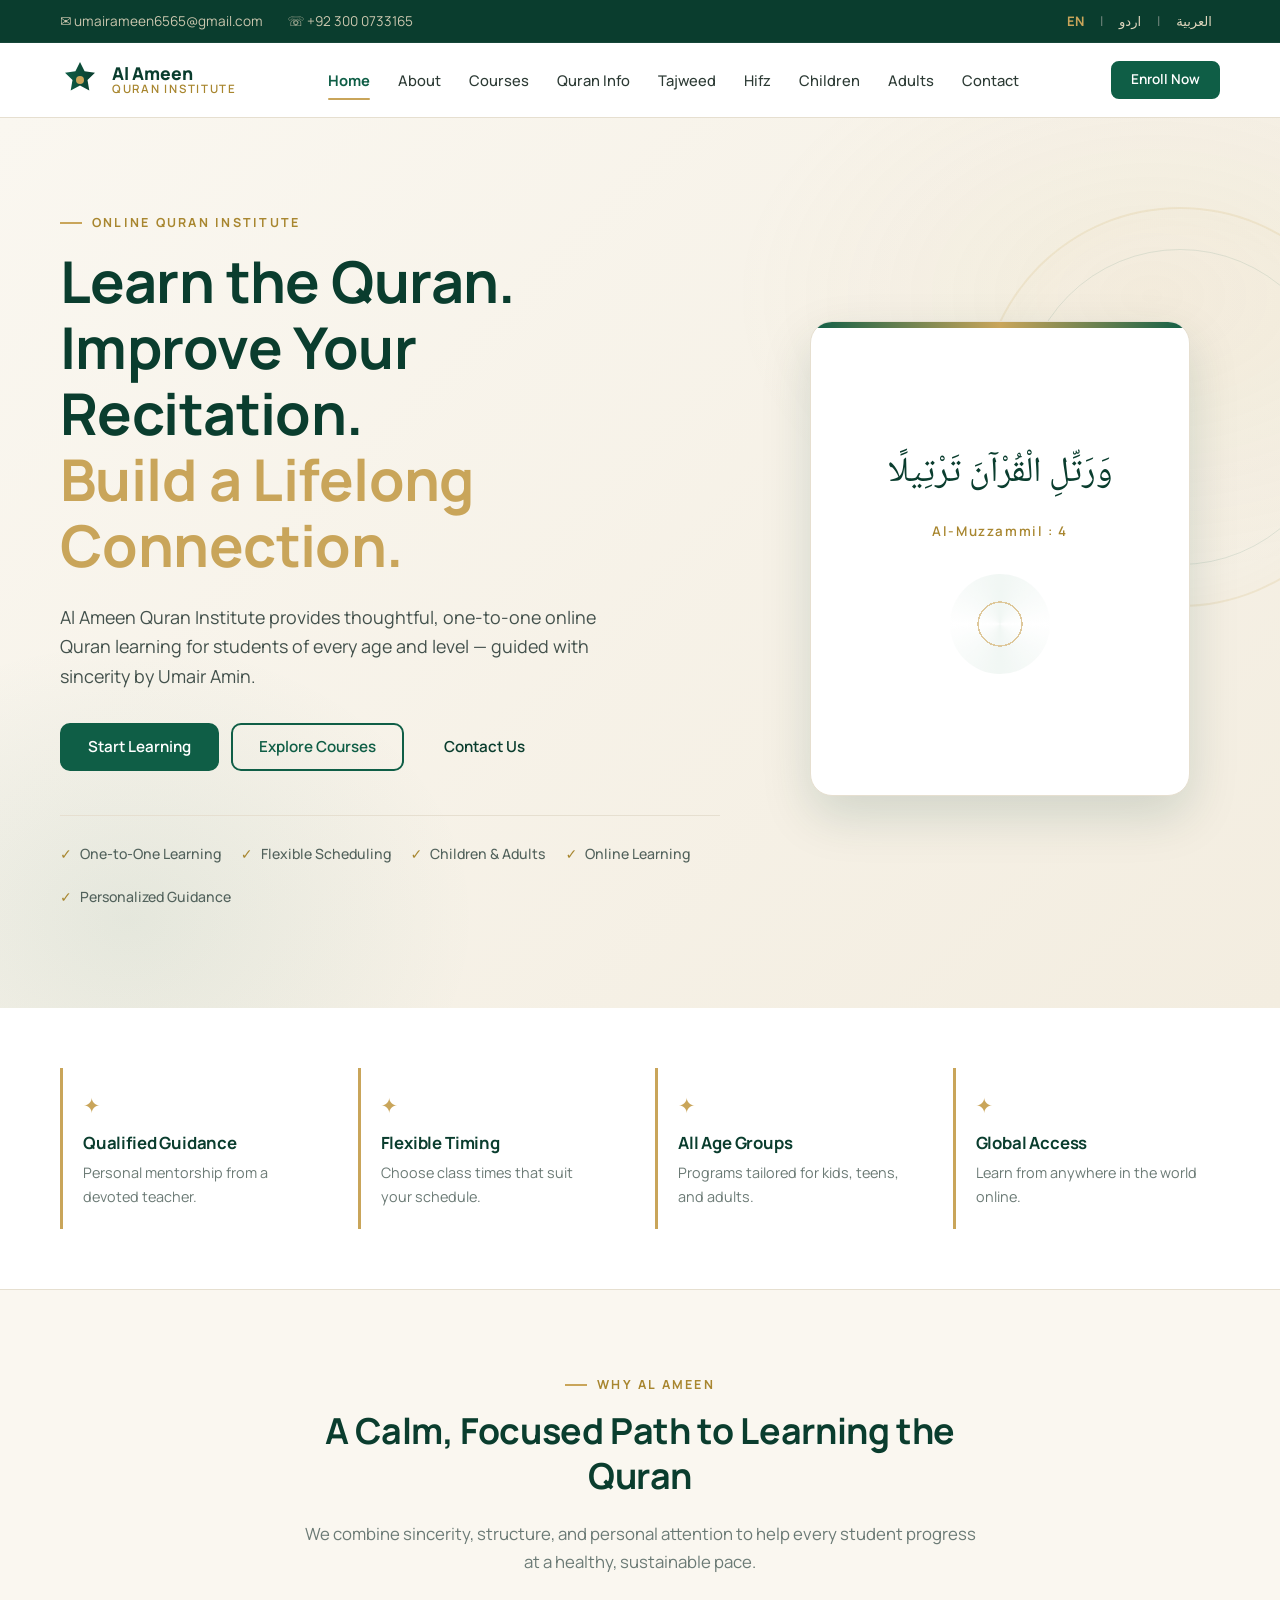
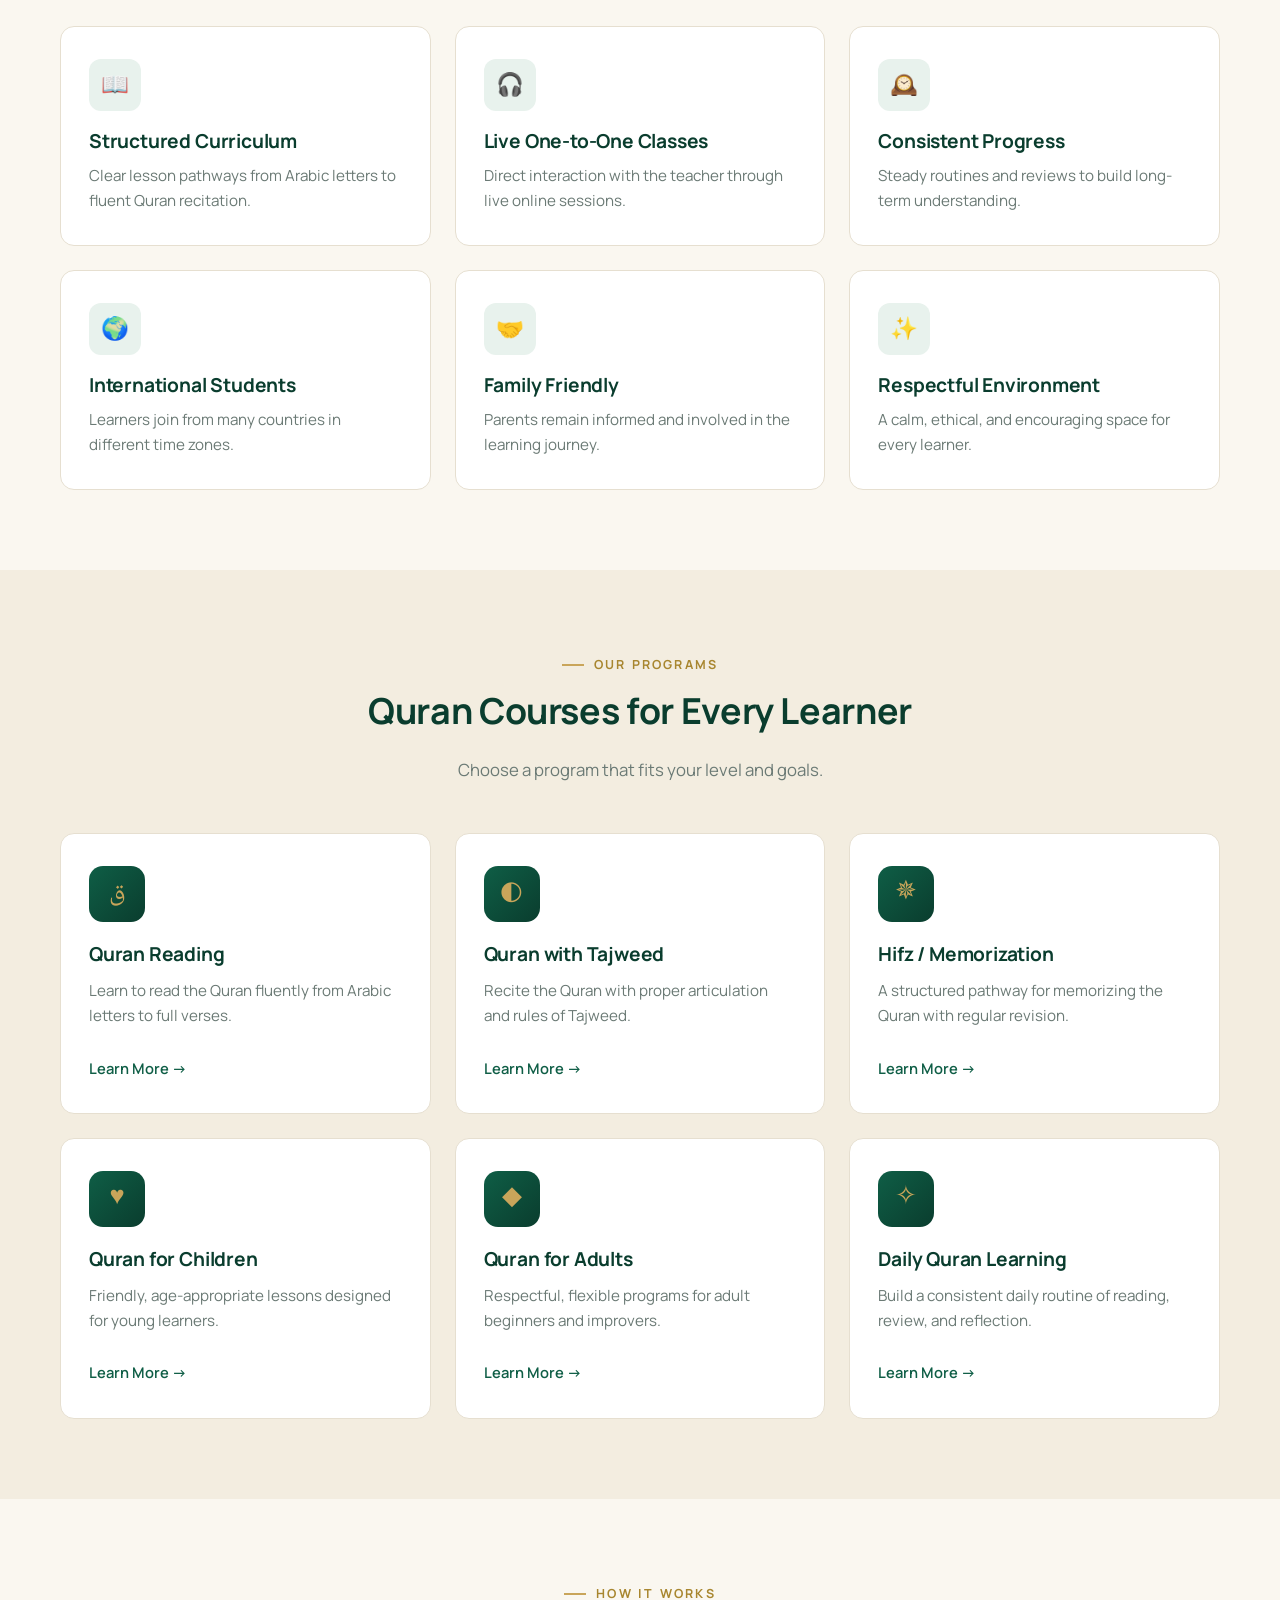
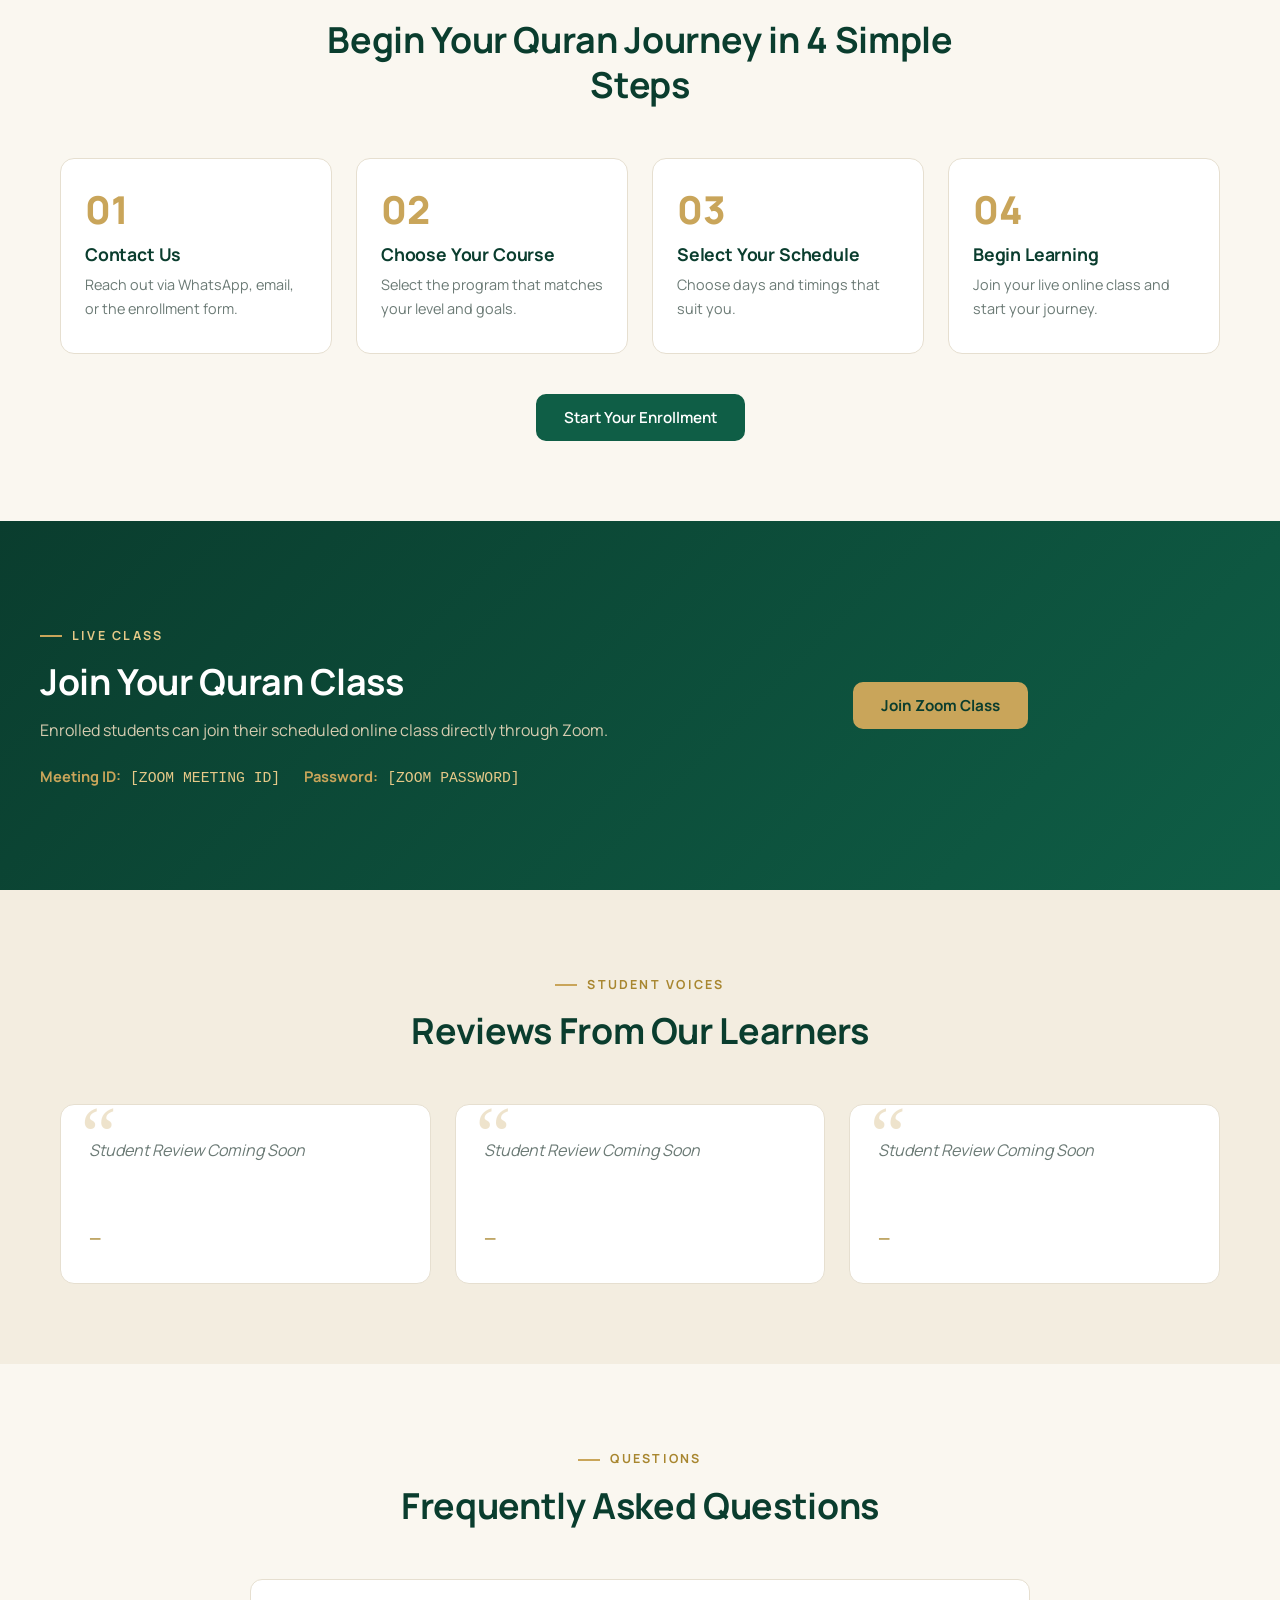
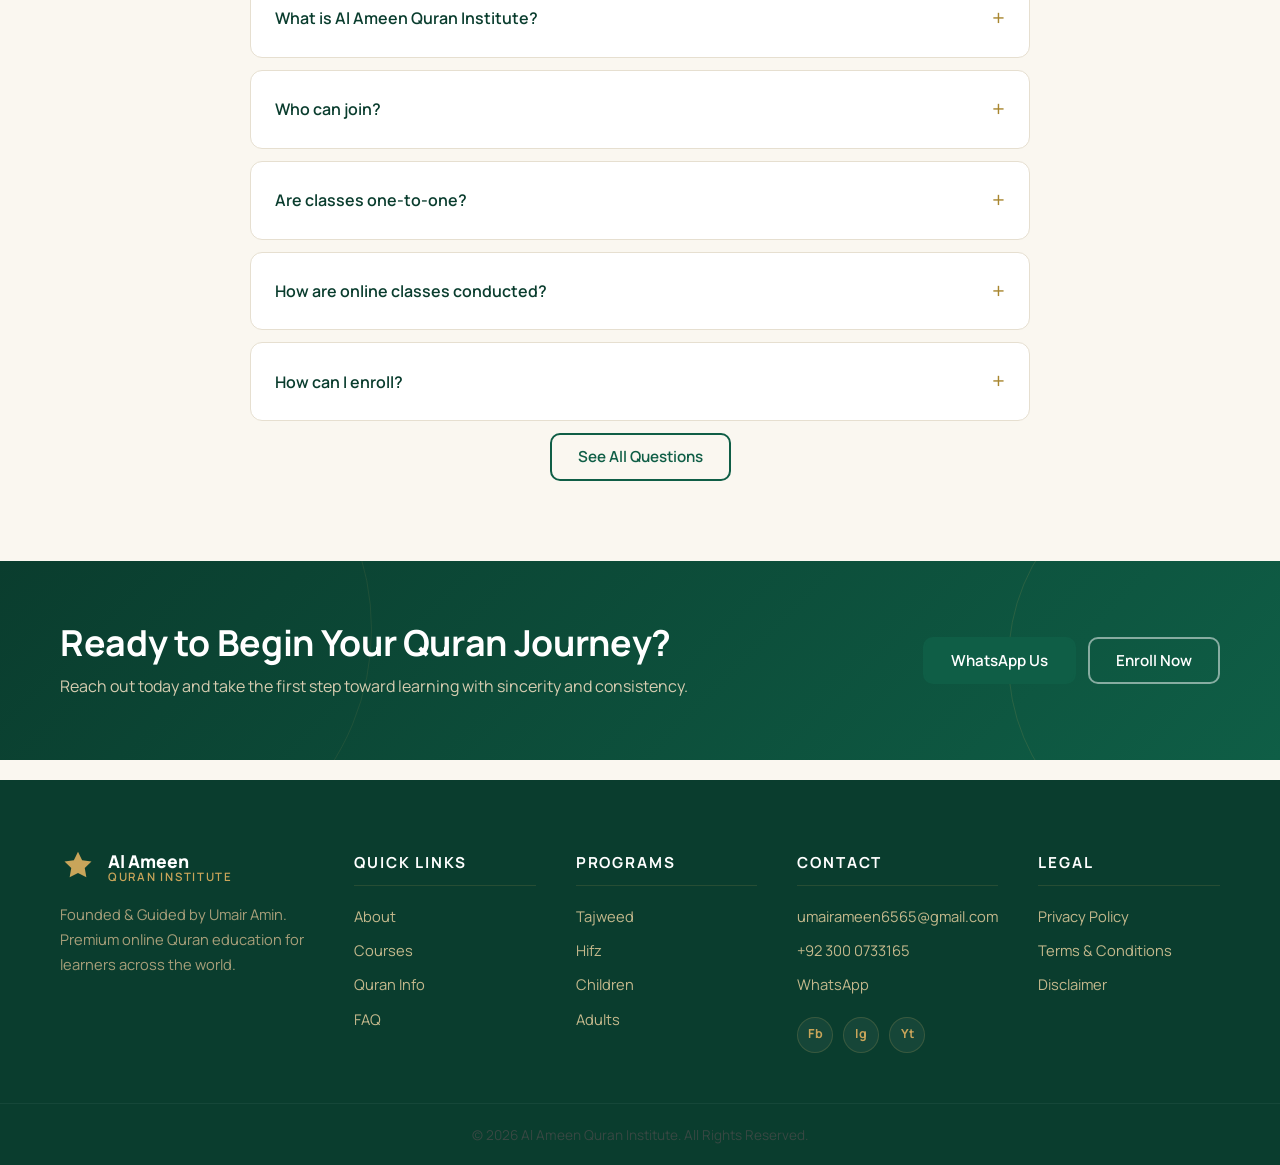
<file: index.html>
<!DOCTYPE html>
<html lang="en" dir="ltr">
<head>
<meta charset="UTF-8" />
<meta name="viewport" content="width=device-width, initial-scale=1.0" />
<title>Al Ameen Quran Institute | Learn Quran Online with Personal Guidance</title>
<meta name="description" content="Al Ameen Quran Institute offers premium online Quran learning for children, adults, and beginners. One-to-one classes in Quran reading, Tajweed, and Hifz — guided by Umair Amin." />
<meta name="keywords" content="Online Quran Classes, Learn Quran Online, Quran with Tajweed, Hifz Online, Quran for Kids, Quran for Adults, Online Quran Teacher" />
<meta name="author" content="Al Ameen Quran Institute" />
<link rel="canonical" href="https://YOUR-DOMAIN-HERE/" />

<!-- Open Graph -->
<meta property="og:type" content="website" />
<meta property="og:site_name" content="Al Ameen Quran Institute" />
<meta property="og:title" content="Al Ameen Quran Institute | Learn Quran Online" />
<meta property="og:description" content="Premium online Quran learning for all ages. One-to-one classes in Quran, Tajweed, and Hifz." />
<meta property="og:url" content="https://YOUR-DOMAIN-HERE/" />
<meta property="og:image" content="assets/images/og-cover.jpg" />

<!-- Twitter -->
<meta name="twitter:card" content="summary_large_image" />
<meta name="twitter:title" content="Al Ameen Quran Institute | Learn Quran Online" />
<meta name="twitter:description" content="Premium online Quran learning for all ages, guided by Umair Amin." />
<meta name="twitter:image" content="assets/images/og-cover.jpg" />

<!-- Fonts -->
<link rel="preconnect" href="https://fonts.googleapis.com" />
<link rel="preconnect" href="https://fonts.gstatic.com" crossorigin />
<link href="https://fonts.googleapis.com/css2?family=Manrope:wght@400;500;600;700;800&family=Noto+Naskh+Arabic:wght@400;500;600;700&family=Noto+Nastaliq+Urdu:wght@400;500;600;700&display=swap" rel="stylesheet" />

<link rel="stylesheet" href="css/style.css" />
<link rel="icon" type="image/svg+xml" href="assets/icons/favicon.svg" />

<!-- JSON-LD -->
<script type="application/ld+json">
{
  "@context": "https://schema.org",
  "@type": "EducationalOrganization",
  "name": "Al Ameen Quran Institute",
  "url": "https://YOUR-DOMAIN-HERE/",
  "email": "umairameen6565@gmail.com",
  "telephone": "+92-300-0733165",
  "founder": {
    "@type": "Person",
    "name": "Umair Amin"
  },
  "sameAs": []
}
</script>
</head>
<body>

<!-- Top Bar -->
<div class="topbar">
  <div class="container topbar__inner">
    <div class="topbar__contact">
      <a href="mailto:umairameen6565@gmail.com" aria-label="Email us">✉ umairameen6565@gmail.com</a>
      <a href="tel:+923000733165" aria-label="Call us">☏ +92 300 0733165</a>
    </div>
    <div class="lang-switcher" role="group" aria-label="Language switcher">
      <button class="lang-btn active" data-lang="en">EN</button>
      <span aria-hidden="true">|</span>
      <button class="lang-btn" data-lang="ur">اردو</button>
      <span aria-hidden="true">|</span>
      <button class="lang-btn" data-lang="ar">العربية</button>
    </div>
  </div>
</div>

<!-- Header -->
<header class="site-header" id="siteHeader">
  <div class="container header__inner">
    <a href="index.html" class="brand" aria-label="Al Ameen Quran Institute Home">
      <span class="brand__mark" aria-hidden="true">
        <svg viewBox="0 0 40 40" width="40" height="40"><defs><linearGradient id="g1" x1="0" x2="1"><stop offset="0" stop-color="#0f5e46"/><stop offset="1" stop-color="#0a3d2e"/></linearGradient></defs><path fill="url(#g1)" d="M20 2l4.6 9.3 10.4 1.5-7.5 7.3 1.8 10.3L20 25.6l-9.3 4.8 1.8-10.3L5 12.8l10.4-1.5z"/><circle cx="20" cy="20" r="4" fill="#c9a55a"/></svg>
      </span>
      <span class="brand__text">
        <strong>Al Ameen</strong>
        <em>Quran Institute</em>
      </span>
    </a>

    <nav class="nav" id="mainNav" aria-label="Primary navigation">
      <ul>
        <li><a href="index.html" class="active" data-i18n="nav.home">Home</a></li>
        <li><a href="about.html" data-i18n="nav.about">About</a></li>
        <li><a href="courses.html" data-i18n="nav.courses">Courses</a></li>
        <li><a href="quran-information.html" data-i18n="nav.quran">Quran Info</a></li>
        <li><a href="tajweed.html" data-i18n="nav.tajweed">Tajweed</a></li>
        <li><a href="hifz.html" data-i18n="nav.hifz">Hifz</a></li>
        <li><a href="children-quran.html" data-i18n="nav.children">Children</a></li>
        <li><a href="adults-quran.html" data-i18n="nav.adults">Adults</a></li>
        <li><a href="contact.html" data-i18n="nav.contact">Contact</a></li>
      </ul>
    </nav>

    <div class="header__actions">
      <a href="contact.html" class="btn btn--primary btn--sm" data-i18n="nav.enroll">Enroll Now</a>
      <button class="hamburger" id="hamburger" aria-label="Open menu" aria-expanded="false" aria-controls="mainNav">
        <span></span><span></span><span></span>
      </button>
    </div>
  </div>
</header>

<!-- Hero -->
<section class="hero">
  <div class="hero__bg" aria-hidden="true">
    <div class="hero__ornament"></div>
  </div>
  <div class="container hero__inner">
    <div class="hero__content">
      <span class="eyebrow" data-i18n="hero.eyebrow">Online Quran Institute</span>
      <h1 class="hero__title">
        <span data-i18n="hero.title1">Learn the Quran.</span><br/>
        <span data-i18n="hero.title2">Improve Your Recitation.</span><br/>
        <span class="text-accent" data-i18n="hero.title3">Build a Lifelong Connection.</span>
      </h1>
      <p class="hero__lead" data-i18n="hero.lead">
        Al Ameen Quran Institute provides thoughtful, one-to-one online Quran learning for students of every age and level — guided with sincerity by Umair Amin.
      </p>
      <div class="hero__ctas">
        <a href="contact.html" class="btn btn--primary" data-i18n="hero.cta1">Start Learning</a>
        <a href="courses.html" class="btn btn--outline" data-i18n="hero.cta2">Explore Courses</a>
        <a href="contact.html" class="btn btn--ghost" data-i18n="hero.cta3">Contact Us</a>
      </div>

      <ul class="hero__trust">
        <li data-i18n="trust.item1">One-to-One Learning</li>
        <li data-i18n="trust.item2">Flexible Scheduling</li>
        <li data-i18n="trust.item3">Children &amp; Adults</li>
        <li data-i18n="trust.item4">Online Learning</li>
        <li data-i18n="trust.item5">Personalized Guidance</li>
      </ul>
    </div>

    <div class="hero__visual" aria-hidden="true">
      <div class="hero__card">
        <div class="hero__arabic">
          <p lang="ar" dir="rtl">وَرَتِّلِ الْقُرْآنَ تَرْتِيلًا</p>
          <small>Al-Muzzammil : 4</small>
        </div>
        <div class="hero__pattern"></div>
      </div>
    </div>
  </div>
</section>

<!-- Benefits Strip -->
<section class="benefits">
  <div class="container benefits__grid">
    <div class="benefit"><span class="benefit__icon">✦</span><h3 data-i18n="benefit.1t">Qualified Guidance</h3><p data-i18n="benefit.1d">Personal mentorship from a devoted teacher.</p></div>
    <div class="benefit"><span class="benefit__icon">✦</span><h3 data-i18n="benefit.2t">Flexible Timing</h3><p data-i18n="benefit.2d">Choose class times that suit your schedule.</p></div>
    <div class="benefit"><span class="benefit__icon">✦</span><h3 data-i18n="benefit.3t">All Age Groups</h3><p data-i18n="benefit.3d">Programs tailored for kids, teens, and adults.</p></div>
    <div class="benefit"><span class="benefit__icon">✦</span><h3 data-i18n="benefit.4t">Global Access</h3><p data-i18n="benefit.4d">Learn from anywhere in the world online.</p></div>
  </div>
</section>

<!-- Why Choose -->
<section class="section">
  <div class="container section__head">
    <span class="eyebrow" data-i18n="why.eyebrow">Why Al Ameen</span>
    <h2 data-i18n="why.title">A Calm, Focused Path to Learning the Quran</h2>
    <p data-i18n="why.lead">We combine sincerity, structure, and personal attention to help every student progress at a healthy, sustainable pace.</p>
  </div>
  <div class="container feature-grid">
    <article class="feature-card">
      <div class="feature-card__icon">📖</div>
      <h3 data-i18n="why.f1t">Structured Curriculum</h3>
      <p data-i18n="why.f1d">Clear lesson pathways from Arabic letters to fluent Quran recitation.</p>
    </article>
    <article class="feature-card">
      <div class="feature-card__icon">🎧</div>
      <h3 data-i18n="why.f2t">Live One-to-One Classes</h3>
      <p data-i18n="why.f2d">Direct interaction with the teacher through live online sessions.</p>
    </article>
    <article class="feature-card">
      <div class="feature-card__icon">🕰️</div>
      <h3 data-i18n="why.f3t">Consistent Progress</h3>
      <p data-i18n="why.f3d">Steady routines and reviews to build long-term understanding.</p>
    </article>
    <article class="feature-card">
      <div class="feature-card__icon">🌍</div>
      <h3 data-i18n="why.f4t">International Students</h3>
      <p data-i18n="why.f4d">Learners join from many countries in different time zones.</p>
    </article>
    <article class="feature-card">
      <div class="feature-card__icon">🤝</div>
      <h3 data-i18n="why.f5t">Family Friendly</h3>
      <p data-i18n="why.f5d">Parents remain informed and involved in the learning journey.</p>
    </article>
    <article class="feature-card">
      <div class="feature-card__icon">✨</div>
      <h3 data-i18n="why.f6t">Respectful Environment</h3>
      <p data-i18n="why.f6d">A calm, ethical, and encouraging space for every learner.</p>
    </article>
  </div>
</section>

<!-- Courses preview -->
<section class="section section--soft">
  <div class="container section__head">
    <span class="eyebrow" data-i18n="courses.eyebrow">Our Programs</span>
    <h2 data-i18n="courses.title">Quran Courses for Every Learner</h2>
    <p data-i18n="courses.lead">Choose a program that fits your level and goals.</p>
  </div>
  <div class="container course-grid">
    <article class="course-card">
      <div class="course-card__icon">ق</div>
      <h3 data-i18n="course.reading">Quran Reading</h3>
      <p data-i18n="course.readingD">Learn to read the Quran fluently from Arabic letters to full verses.</p>
      <a href="courses.html" class="link-arrow" data-i18n="cta.learnMore">Learn More →</a>
    </article>
    <article class="course-card">
      <div class="course-card__icon">◐</div>
      <h3 data-i18n="course.tajweed">Quran with Tajweed</h3>
      <p data-i18n="course.tajweedD">Recite the Quran with proper articulation and rules of Tajweed.</p>
      <a href="tajweed.html" class="link-arrow" data-i18n="cta.learnMore">Learn More →</a>
    </article>
    <article class="course-card">
      <div class="course-card__icon">✵</div>
      <h3 data-i18n="course.hifz">Hifz / Memorization</h3>
      <p data-i18n="course.hifzD">A structured pathway for memorizing the Quran with regular revision.</p>
      <a href="hifz.html" class="link-arrow" data-i18n="cta.learnMore">Learn More →</a>
    </article>
    <article class="course-card">
      <div class="course-card__icon">♥</div>
      <h3 data-i18n="course.children">Quran for Children</h3>
      <p data-i18n="course.childrenD">Friendly, age-appropriate lessons designed for young learners.</p>
      <a href="children-quran.html" class="link-arrow" data-i18n="cta.learnMore">Learn More →</a>
    </article>
    <article class="course-card">
      <div class="course-card__icon">◆</div>
      <h3 data-i18n="course.adults">Quran for Adults</h3>
      <p data-i18n="course.adultsD">Respectful, flexible programs for adult beginners and improvers.</p>
      <a href="adults-quran.html" class="link-arrow" data-i18n="cta.learnMore">Learn More →</a>
    </article>
    <article class="course-card">
      <div class="course-card__icon">✧</div>
      <h3 data-i18n="course.daily">Daily Quran Learning</h3>
      <p data-i18n="course.dailyD">Build a consistent daily routine of reading, review, and reflection.</p>
      <a href="courses.html" class="link-arrow" data-i18n="cta.learnMore">Learn More →</a>
    </article>
  </div>
</section>

<!-- How it works -->
<section class="section">
  <div class="container section__head">
    <span class="eyebrow" data-i18n="how.eyebrow">How It Works</span>
    <h2 data-i18n="how.title">Begin Your Quran Journey in 4 Simple Steps</h2>
  </div>
  <div class="container steps">
    <div class="step"><span class="step__num">01</span><h3 data-i18n="how.s1t">Contact Us</h3><p data-i18n="how.s1d">Reach out via WhatsApp, email, or the enrollment form.</p></div>
    <div class="step"><span class="step__num">02</span><h3 data-i18n="how.s2t">Choose Your Course</h3><p data-i18n="how.s2d">Select the program that matches your level and goals.</p></div>
    <div class="step"><span class="step__num">03</span><h3 data-i18n="how.s3t">Select Your Schedule</h3><p data-i18n="how.s3d">Choose days and timings that suit you.</p></div>
    <div class="step"><span class="step__num">04</span><h3 data-i18n="how.s4t">Begin Learning</h3><p data-i18n="how.s4d">Join your live online class and start your journey.</p></div>
  </div>
  <div class="container center">
    <a href="contact.html" class="btn btn--primary" data-i18n="how.cta">Start Your Enrollment</a>
  </div>
</section>

<!-- Zoom section -->
<section class="section section--dark">
  <div class="container zoom-box">
    <div>
      <span class="eyebrow eyebrow--light" data-i18n="zoom.eyebrow">Live Class</span>
      <h2 data-i18n="zoom.title">Join Your Quran Class</h2>
      <p data-i18n="zoom.lead">Enrolled students can join their scheduled online class directly through Zoom.</p>
      <ul class="zoom-meta">
        <li><strong data-i18n="zoom.mid">Meeting ID:</strong> <span>[ZOOM MEETING ID]</span></li>
        <li><strong data-i18n="zoom.pwd">Password:</strong> <span>[ZOOM PASSWORD]</span></li>
      </ul>
    </div>
    <div>
      <a href="[ZOOM CLASS LINK]" class="btn btn--gold" data-i18n="zoom.cta">Join Zoom Class</a>
    </div>
  </div>
</section>

<!-- Testimonials -->
<section class="section section--soft">
  <div class="container section__head">
    <span class="eyebrow" data-i18n="rev.eyebrow">Student Voices</span>
    <h2 data-i18n="rev.title">Reviews From Our Learners</h2>
  </div>
  <div class="container review-grid">
    <div class="review-card"><p data-i18n="rev.placeholder">Student Review Coming Soon</p><span class="review-card__meta">—</span></div>
    <div class="review-card"><p data-i18n="rev.placeholder">Student Review Coming Soon</p><span class="review-card__meta">—</span></div>
    <div class="review-card"><p data-i18n="rev.placeholder">Student Review Coming Soon</p><span class="review-card__meta">—</span></div>
  </div>
</section>

<!-- FAQ -->
<section class="section">
  <div class="container section__head">
    <span class="eyebrow" data-i18n="faq.eyebrow">Questions</span>
    <h2 data-i18n="faq.title">Frequently Asked Questions</h2>
  </div>
  <div class="container faq" id="faq">
    <details class="faq__item"><summary data-i18n="faq.q1">What is Al Ameen Quran Institute?</summary><p data-i18n="faq.a1">Al Ameen Quran Institute is an online Quran learning platform founded and guided by Umair Amin, offering one-to-one classes to students worldwide.</p></details>
    <details class="faq__item"><summary data-i18n="faq.q2">Who can join?</summary><p data-i18n="faq.a2">Students of all ages and levels — children, teenagers, and adults — are welcome to enroll.</p></details>
    <details class="faq__item"><summary data-i18n="faq.q3">Are classes one-to-one?</summary><p data-i18n="faq.a3">Yes. Our classes are designed as personal, one-to-one sessions for focused learning.</p></details>
    <details class="faq__item"><summary data-i18n="faq.q4">How are online classes conducted?</summary><p data-i18n="faq.a4">Classes are held live online through Zoom at your scheduled time.</p></details>
    <details class="faq__item"><summary data-i18n="faq.q5">How can I enroll?</summary><p data-i18n="faq.a5">You can enroll by contacting us via WhatsApp, email, or the enrollment form on our Contact page.</p></details>
  </div>
  <div class="container center">
    <a href="faq.html" class="btn btn--outline" data-i18n="faq.more">See All Questions</a>
  </div>
</section>

<!-- Contact CTA -->
<section class="cta-band">
  <div class="container cta-band__inner">
    <div>
      <h2 data-i18n="cta.title">Ready to Begin Your Quran Journey?</h2>
      <p data-i18n="cta.lead">Reach out today and take the first step toward learning with sincerity and consistency.</p>
    </div>
    <div class="cta-band__actions">
      <a href="https://wa.me/923000733165" class="btn btn--primary" target="_blank" rel="noopener">WhatsApp Us</a>
      <a href="contact.html" class="btn btn--outline" data-i18n="nav.enroll">Enroll Now</a>
    </div>
  </div>
</section>

<!-- Footer -->
<footer class="footer">
  <div class="container footer__grid">
    <div class="footer__brand">
      <a href="index.html" class="brand brand--light">
        <span class="brand__mark" aria-hidden="true">
          <svg viewBox="0 0 40 40" width="36" height="36"><path fill="#c9a55a" d="M20 2l4.6 9.3 10.4 1.5-7.5 7.3 1.8 10.3L20 25.6l-9.3 4.8 1.8-10.3L5 12.8l10.4-1.5z"/></svg>
        </span>
        <span class="brand__text"><strong>Al Ameen</strong><em>Quran Institute</em></span>
      </a>
      <p data-i18n="footer.tag">Founded &amp; Guided by Umair Amin. Premium online Quran education for learners across the world.</p>
    </div>
    <div>
      <h4 data-i18n="footer.links">Quick Links</h4>
      <ul>
        <li><a href="about.html" data-i18n="nav.about">About</a></li>
        <li><a href="courses.html" data-i18n="nav.courses">Courses</a></li>
        <li><a href="quran-information.html" data-i18n="nav.quran">Quran Info</a></li>
        <li><a href="faq.html" data-i18n="nav.faq">FAQ</a></li>
      </ul>
    </div>
    <div>
      <h4 data-i18n="footer.programs">Programs</h4>
      <ul>
        <li><a href="tajweed.html" data-i18n="nav.tajweed">Tajweed</a></li>
        <li><a href="hifz.html" data-i18n="nav.hifz">Hifz</a></li>
        <li><a href="children-quran.html" data-i18n="nav.children">Children</a></li>
        <li><a href="adults-quran.html" data-i18n="nav.adults">Adults</a></li>
      </ul>
    </div>
    <div>
      <h4 data-i18n="footer.contact">Contact</h4>
      <ul>
        <li><a href="mailto:umairameen6565@gmail.com">umairameen6565@gmail.com</a></li>
        <li><a href="tel:+923000733165">+92 300 0733165</a></li>
        <li><a href="https://wa.me/923000733165" target="_blank" rel="noopener">WhatsApp</a></li>
      </ul>
      <div class="footer__social">
        <a href="#" aria-label="Facebook">Fb</a>
        <a href="#" aria-label="Instagram">Ig</a>
        <a href="#" aria-label="YouTube">Yt</a>
      </div>
    </div>
    <div>
      <h4 data-i18n="footer.legal">Legal</h4>
      <ul>
        <li><a href="privacy-policy.html" data-i18n="footer.privacy">Privacy Policy</a></li>
        <li><a href="terms.html" data-i18n="footer.terms">Terms &amp; Conditions</a></li>
        <li><a href="disclaimer.html" data-i18n="footer.disclaimer">Disclaimer</a></li>
      </ul>
    </div>
  </div>
  <div class="footer__bottom">
    <div class="container">
      <p>© 2026 Al Ameen Quran Institute. <span data-i18n="footer.rights">All Rights Reserved.</span></p>
    </div>
  </div>
</footer>

<button class="back-to-top" id="backToTop" aria-label="Back to top">↑</button>

<script src="js/app.js"></script>
</body>
</html>
</file>
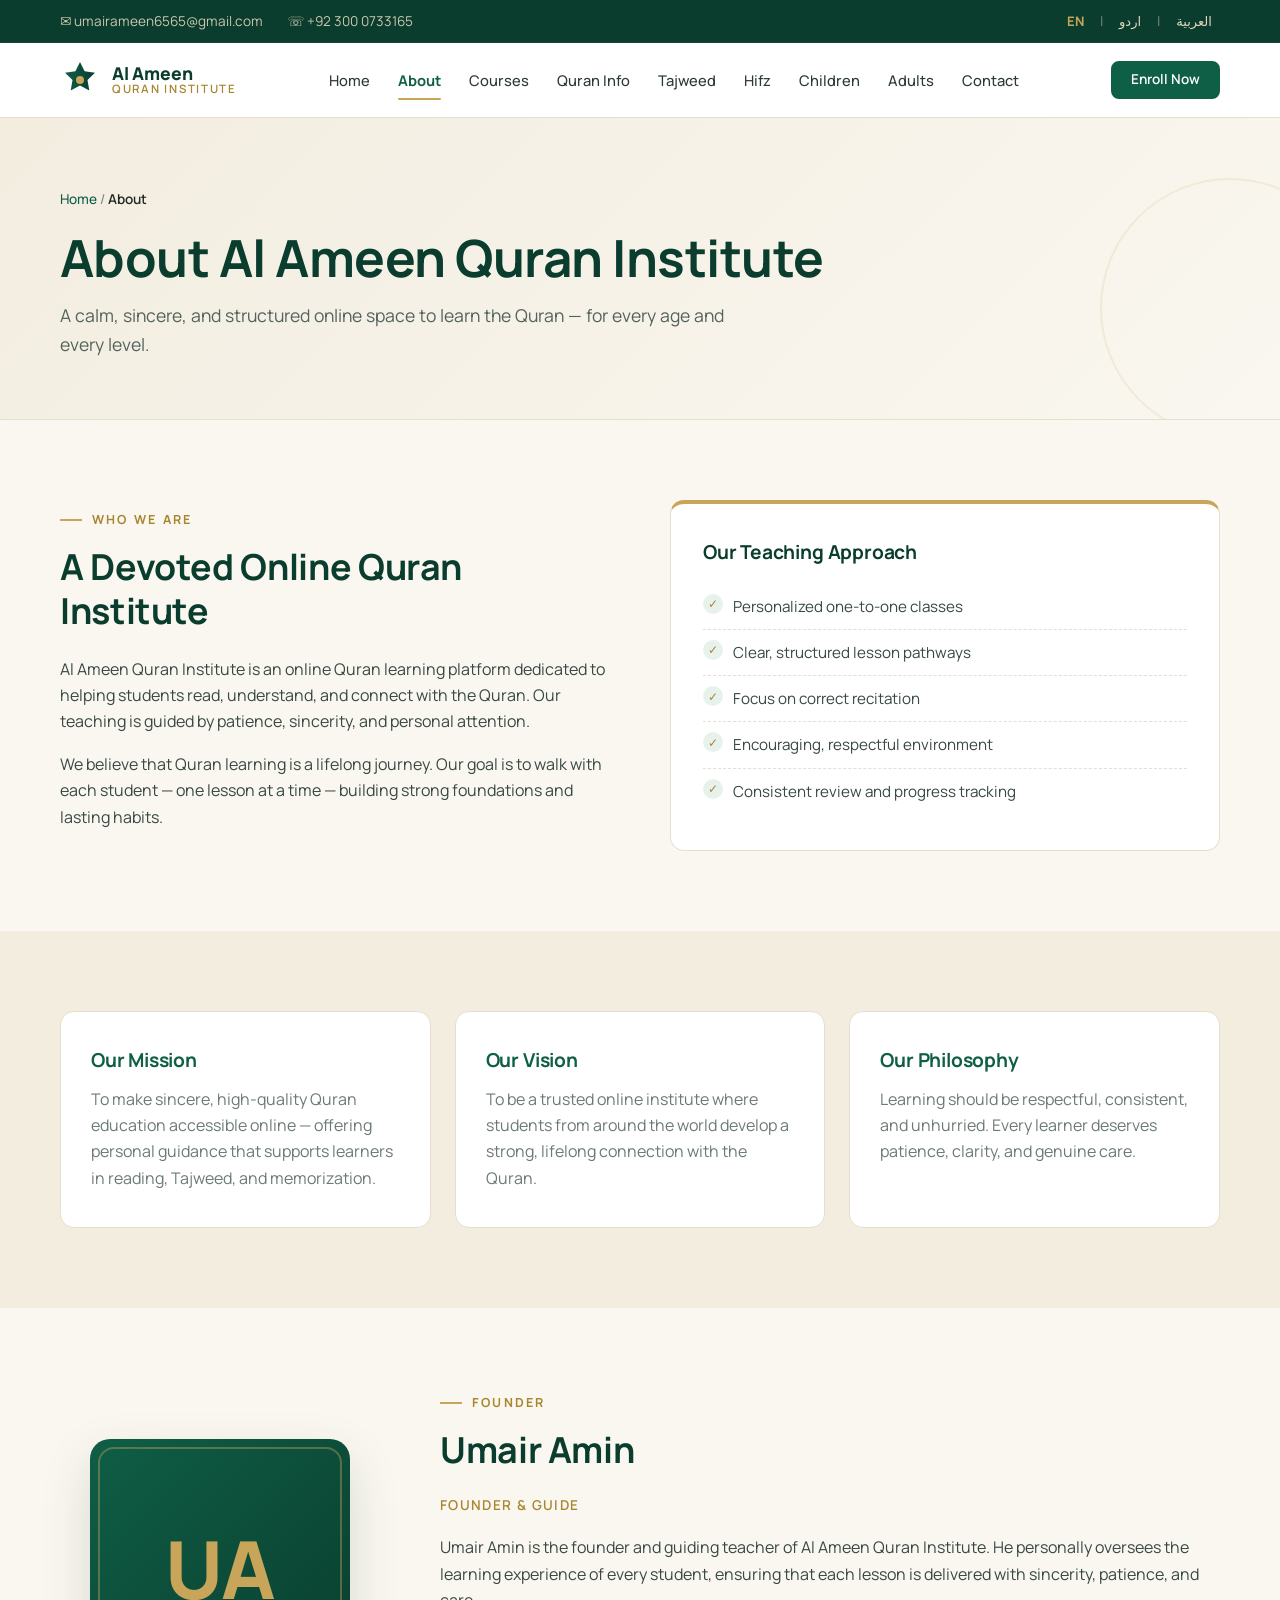
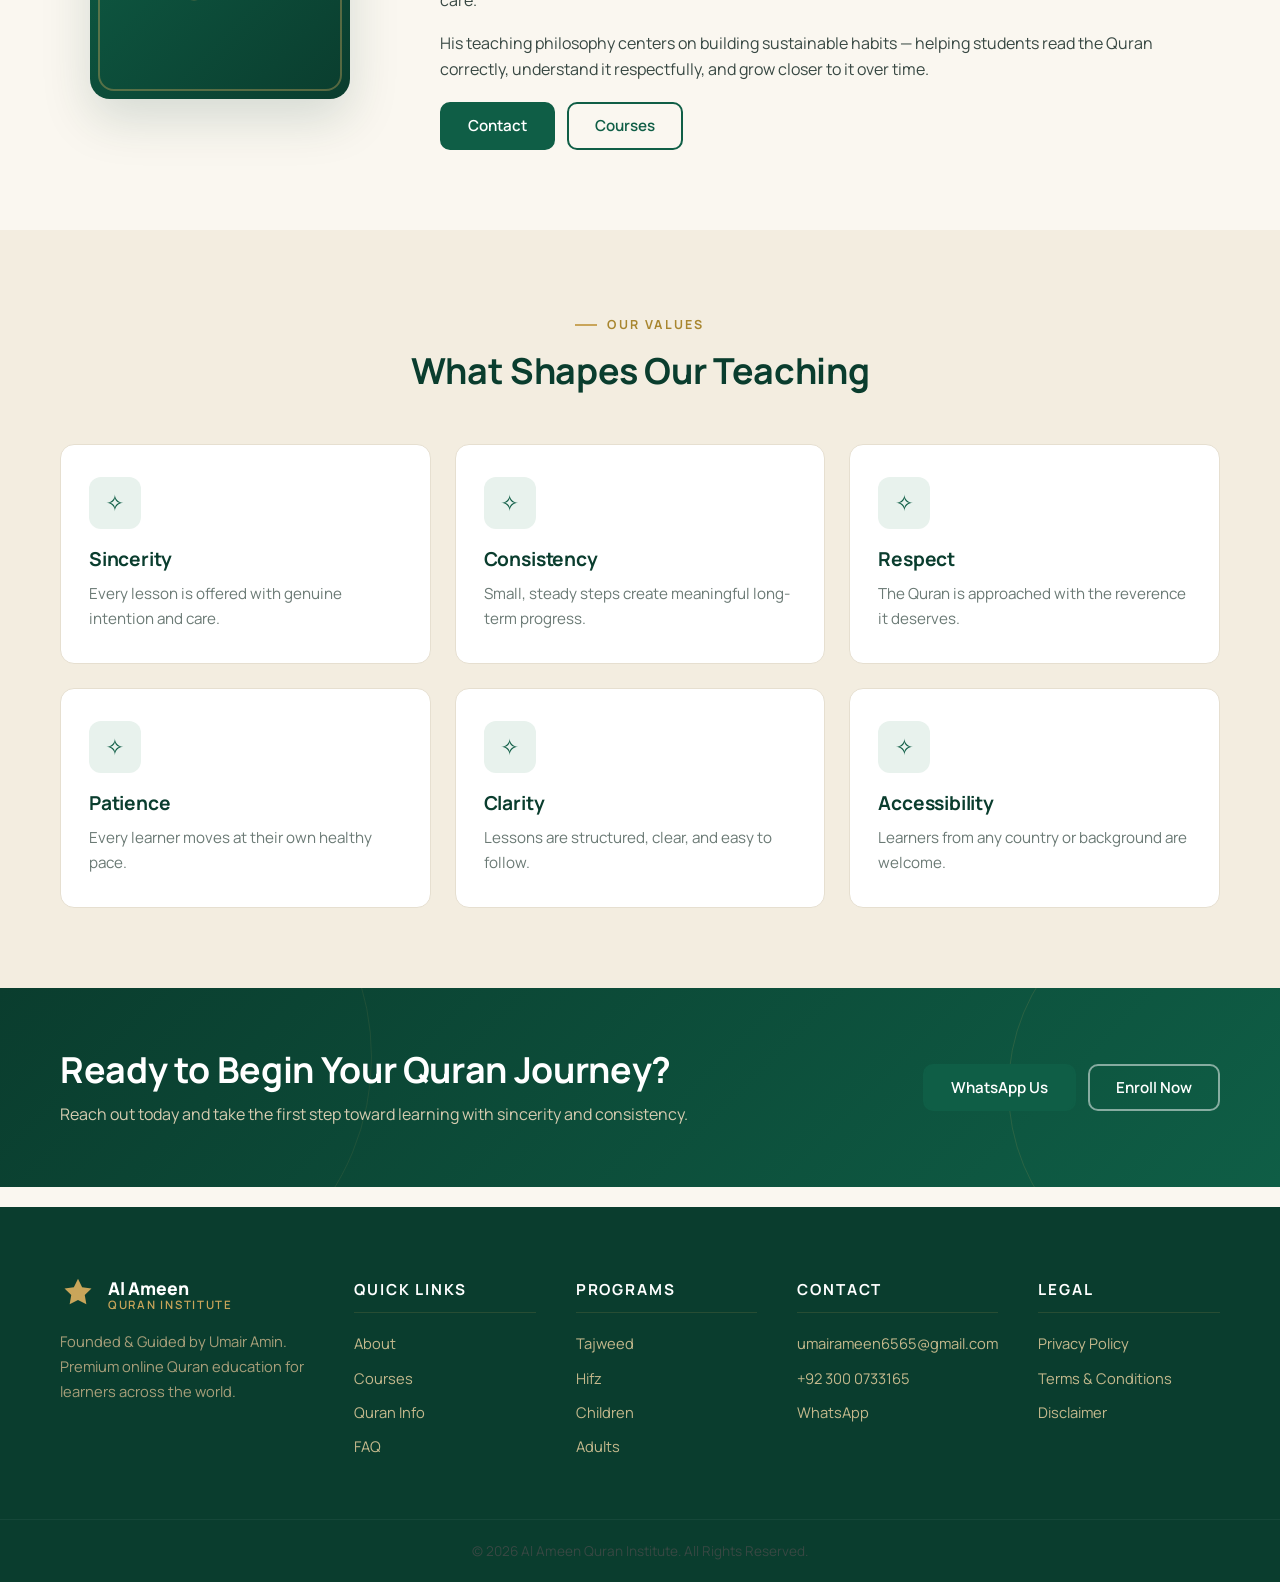
<file: about.html>
<!DOCTYPE html>
<html lang="en" dir="ltr">
<head>
<meta charset="UTF-8" />
<meta name="viewport" content="width=device-width, initial-scale=1.0" />
<title>About Us | Al Ameen Quran Institute</title>
<meta name="description" content="Learn about Al Ameen Quran Institute — our mission, vision, teaching approach, and founder Umair Amin. Premium online Quran education for all ages." />
<link rel="canonical" href="https://YOUR-DOMAIN-HERE/about.html" />
<meta property="og:type" content="website" />
<meta property="og:title" content="About Al Ameen Quran Institute" />
<meta property="og:description" content="Our mission, vision, and teaching approach for online Quran learning." />
<meta property="og:url" content="https://YOUR-DOMAIN-HERE/about.html" />
<meta property="og:image" content="assets/images/og-cover.jpg" />
<meta name="twitter:card" content="summary_large_image" />
<link rel="preconnect" href="https://fonts.googleapis.com" />
<link rel="preconnect" href="https://fonts.gstatic.com" crossorigin />
<link href="https://fonts.googleapis.com/css2?family=Manrope:wght@400;500;600;700;800&family=Noto+Naskh+Arabic:wght@400;500;600;700&family=Noto+Nastaliq+Urdu:wght@400;500;600;700&display=swap" rel="stylesheet" />
<link rel="stylesheet" href="css/style.css" />
<link rel="icon" type="image/svg+xml" href="assets/icons/favicon.svg" />
</head>
<body>

<div class="topbar">
  <div class="container topbar__inner">
    <div class="topbar__contact">
      <a href="mailto:umairameen6565@gmail.com">✉ umairameen6565@gmail.com</a>
      <a href="tel:+923000733165">☏ +92 300 0733165</a>
    </div>
    <div class="lang-switcher" role="group" aria-label="Language switcher">
      <button class="lang-btn active" data-lang="en">EN</button><span>|</span>
      <button class="lang-btn" data-lang="ur">اردو</button><span>|</span>
      <button class="lang-btn" data-lang="ar">العربية</button>
    </div>
  </div>
</div>

<header class="site-header" id="siteHeader">
  <div class="container header__inner">
    <a href="index.html" class="brand">
      <span class="brand__mark"><svg viewBox="0 0 40 40" width="40" height="40"><defs><linearGradient id="g2" x1="0" x2="1"><stop offset="0" stop-color="#0f5e46"/><stop offset="1" stop-color="#0a3d2e"/></linearGradient></defs><path fill="url(#g2)" d="M20 2l4.6 9.3 10.4 1.5-7.5 7.3 1.8 10.3L20 25.6l-9.3 4.8 1.8-10.3L5 12.8l10.4-1.5z"/><circle cx="20" cy="20" r="4" fill="#c9a55a"/></svg></span>
      <span class="brand__text"><strong>Al Ameen</strong><em>Quran Institute</em></span>
    </a>
    <nav class="nav" id="mainNav" aria-label="Primary navigation">
      <ul>
        <li><a href="index.html" data-i18n="nav.home">Home</a></li>
        <li><a href="about.html" class="active" data-i18n="nav.about">About</a></li>
        <li><a href="courses.html" data-i18n="nav.courses">Courses</a></li>
        <li><a href="quran-information.html" data-i18n="nav.quran">Quran Info</a></li>
        <li><a href="tajweed.html" data-i18n="nav.tajweed">Tajweed</a></li>
        <li><a href="hifz.html" data-i18n="nav.hifz">Hifz</a></li>
        <li><a href="children-quran.html" data-i18n="nav.children">Children</a></li>
        <li><a href="adults-quran.html" data-i18n="nav.adults">Adults</a></li>
        <li><a href="contact.html" data-i18n="nav.contact">Contact</a></li>
      </ul>
    </nav>
    <div class="header__actions">
      <a href="contact.html" class="btn btn--primary btn--sm" data-i18n="nav.enroll">Enroll Now</a>
      <button class="hamburger" id="hamburger" aria-label="Open menu" aria-expanded="false"><span></span><span></span><span></span></button>
    </div>
  </div>
</header>

<section class="page-hero">
  <div class="container">
    <nav class="breadcrumbs" aria-label="Breadcrumb"><a href="index.html">Home</a> / <span>About</span></nav>
    <h1 data-i18n="about.title">About Al Ameen Quran Institute</h1>
    <p data-i18n="about.lead">A calm, sincere, and structured online space to learn the Quran — for every age and every level.</p>
  </div>
</section>

<section class="section">
  <div class="container two-col">
    <div>
      <span class="eyebrow" data-i18n="about.who.eyebrow">Who We Are</span>
      <h2 data-i18n="about.who.title">A Devoted Online Quran Institute</h2>
      <p data-i18n="about.who.p1">Al Ameen Quran Institute is an online Quran learning platform dedicated to helping students read, understand, and connect with the Quran. Our teaching is guided by patience, sincerity, and personal attention.</p>
      <p data-i18n="about.who.p2">We believe that Quran learning is a lifelong journey. Our goal is to walk with each student — one lesson at a time — building strong foundations and lasting habits.</p>
    </div>
    <div class="info-card">
      <h3 data-i18n="about.approach.title">Our Teaching Approach</h3>
      <ul class="ticks">
        <li data-i18n="about.approach.1">Personalized one-to-one classes</li>
        <li data-i18n="about.approach.2">Clear, structured lesson pathways</li>
        <li data-i18n="about.approach.3">Focus on correct recitation</li>
        <li data-i18n="about.approach.4">Encouraging, respectful environment</li>
        <li data-i18n="about.approach.5">Consistent review and progress tracking</li>
      </ul>
    </div>
  </div>
</section>

<section class="section section--soft">
  <div class="container mv-grid">
    <article class="mv-card">
      <h3 data-i18n="about.mission.title">Our Mission</h3>
      <p data-i18n="about.mission.p">To make sincere, high-quality Quran education accessible online — offering personal guidance that supports learners in reading, Tajweed, and memorization.</p>
    </article>
    <article class="mv-card">
      <h3 data-i18n="about.vision.title">Our Vision</h3>
      <p data-i18n="about.vision.p">To be a trusted online institute where students from around the world develop a strong, lifelong connection with the Quran.</p>
    </article>
    <article class="mv-card">
      <h3 data-i18n="about.philosophy.title">Our Philosophy</h3>
      <p data-i18n="about.philosophy.p">Learning should be respectful, consistent, and unhurried. Every learner deserves patience, clarity, and genuine care.</p>
    </article>
  </div>
</section>

<section class="section">
  <div class="container founder">
    <div class="founder__photo" aria-hidden="true">
      <div class="founder__placeholder">UA</div>
    </div>
    <div class="founder__content">
      <span class="eyebrow" data-i18n="about.founder.eyebrow">Founder</span>
      <h2>Umair Amin</h2>
      <p class="founder__role" data-i18n="about.founder.role">Founder &amp; Guide</p>
      <p data-i18n="about.founder.p1">Umair Amin is the founder and guiding teacher of Al Ameen Quran Institute. He personally oversees the learning experience of every student, ensuring that each lesson is delivered with sincerity, patience, and care.</p>
      <p data-i18n="about.founder.p2">His teaching philosophy centers on building sustainable habits — helping students read the Quran correctly, understand it respectfully, and grow closer to it over time.</p>
      <div class="founder__actions">
        <a href="contact.html" class="btn btn--primary" data-i18n="nav.contact">Contact Us</a>
        <a href="courses.html" class="btn btn--outline" data-i18n="nav.courses">View Courses</a>
      </div>
    </div>
  </div>
</section>

<section class="section section--soft">
  <div class="container section__head">
    <span class="eyebrow" data-i18n="about.values.eyebrow">Our Values</span>
    <h2 data-i18n="about.values.title">What Shapes Our Teaching</h2>
  </div>
  <div class="container feature-grid">
    <div class="feature-card"><div class="feature-card__icon">✧</div><h3 data-i18n="about.v1t">Sincerity</h3><p data-i18n="about.v1d">Every lesson is offered with genuine intention and care.</p></div>
    <div class="feature-card"><div class="feature-card__icon">✧</div><h3 data-i18n="about.v2t">Consistency</h3><p data-i18n="about.v2d">Small, steady steps create meaningful long-term progress.</p></div>
    <div class="feature-card"><div class="feature-card__icon">✧</div><h3 data-i18n="about.v3t">Respect</h3><p data-i18n="about.v3d">The Quran is approached with the reverence it deserves.</p></div>
    <div class="feature-card"><div class="feature-card__icon">✧</div><h3 data-i18n="about.v4t">Patience</h3><p data-i18n="about.v4d">Every learner moves at their own healthy pace.</p></div>
    <div class="feature-card"><div class="feature-card__icon">✧</div><h3 data-i18n="about.v5t">Clarity</h3><p data-i18n="about.v5d">Lessons are structured, clear, and easy to follow.</p></div>
    <div class="feature-card"><div class="feature-card__icon">✧</div><h3 data-i18n="about.v6t">Accessibility</h3><p data-i18n="about.v6d">Learners from any country or background are welcome.</p></div>
  </div>
</section>

<section class="cta-band">
  <div class="container cta-band__inner">
    <div>
      <h2 data-i18n="cta.title">Ready to Begin Your Quran Journey?</h2>
      <p data-i18n="cta.lead">Reach out today and take the first step toward learning with sincerity and consistency.</p>
    </div>
    <div class="cta-band__actions">
      <a href="https://wa.me/923000733165" class="btn btn--primary" target="_blank" rel="noopener">WhatsApp Us</a>
      <a href="contact.html" class="btn btn--outline" data-i18n="nav.enroll">Enroll Now</a>
    </div>
  </div>
</section>

<footer class="footer">
  <div class="container footer__grid">
    <div class="footer__brand">
      <a href="index.html" class="brand brand--light">
        <span class="brand__mark"><svg viewBox="0 0 40 40" width="36" height="36"><path fill="#c9a55a" d="M20 2l4.6 9.3 10.4 1.5-7.5 7.3 1.8 10.3L20 25.6l-9.3 4.8 1.8-10.3L5 12.8l10.4-1.5z"/></svg></span>
        <span class="brand__text"><strong>Al Ameen</strong><em>Quran Institute</em></span>
      </a>
      <p data-i18n="footer.tag">Founded &amp; Guided by Umair Amin. Premium online Quran education for learners across the world.</p>
    </div>
    <div><h4 data-i18n="footer.links">Quick Links</h4><ul><li><a href="about.html" data-i18n="nav.about">About</a></li><li><a href="courses.html" data-i18n="nav.courses">Courses</a></li><li><a href="quran-information.html" data-i18n="nav.quran">Quran Info</a></li><li><a href="faq.html" data-i18n="nav.faq">FAQ</a></li></ul></div>
    <div><h4 data-i18n="footer.programs">Programs</h4><ul><li><a href="tajweed.html" data-i18n="nav.tajweed">Tajweed</a></li><li><a href="hifz.html" data-i18n="nav.hifz">Hifz</a></li><li><a href="children-quran.html" data-i18n="nav.children">Children</a></li><li><a href="adults-quran.html" data-i18n="nav.adults">Adults</a></li></ul></div>
    <div><h4 data-i18n="footer.contact">Contact</h4><ul><li><a href="mailto:umairameen6565@gmail.com">umairameen6565@gmail.com</a></li><li><a href="tel:+923000733165">+92 300 0733165</a></li><li><a href="https://wa.me/923000733165" target="_blank" rel="noopener">WhatsApp</a></li></ul></div>
    <div><h4 data-i18n="footer.legal">Legal</h4><ul><li><a href="privacy-policy.html" data-i18n="footer.privacy">Privacy Policy</a></li><li><a href="terms.html" data-i18n="footer.terms">Terms &amp; Conditions</a></li><li><a href="disclaimer.html" data-i18n="footer.disclaimer">Disclaimer</a></li></ul></div>
  </div>
  <div class="footer__bottom"><div class="container"><p>© 2026 Al Ameen Quran Institute. <span data-i18n="footer.rights">All Rights Reserved.</span></p></div></div>
</footer>

<button class="back-to-top" id="backToTop" aria-label="Back to top">↑</button>
<script src="js/app.js"></script>
</body>
</html>
</file>
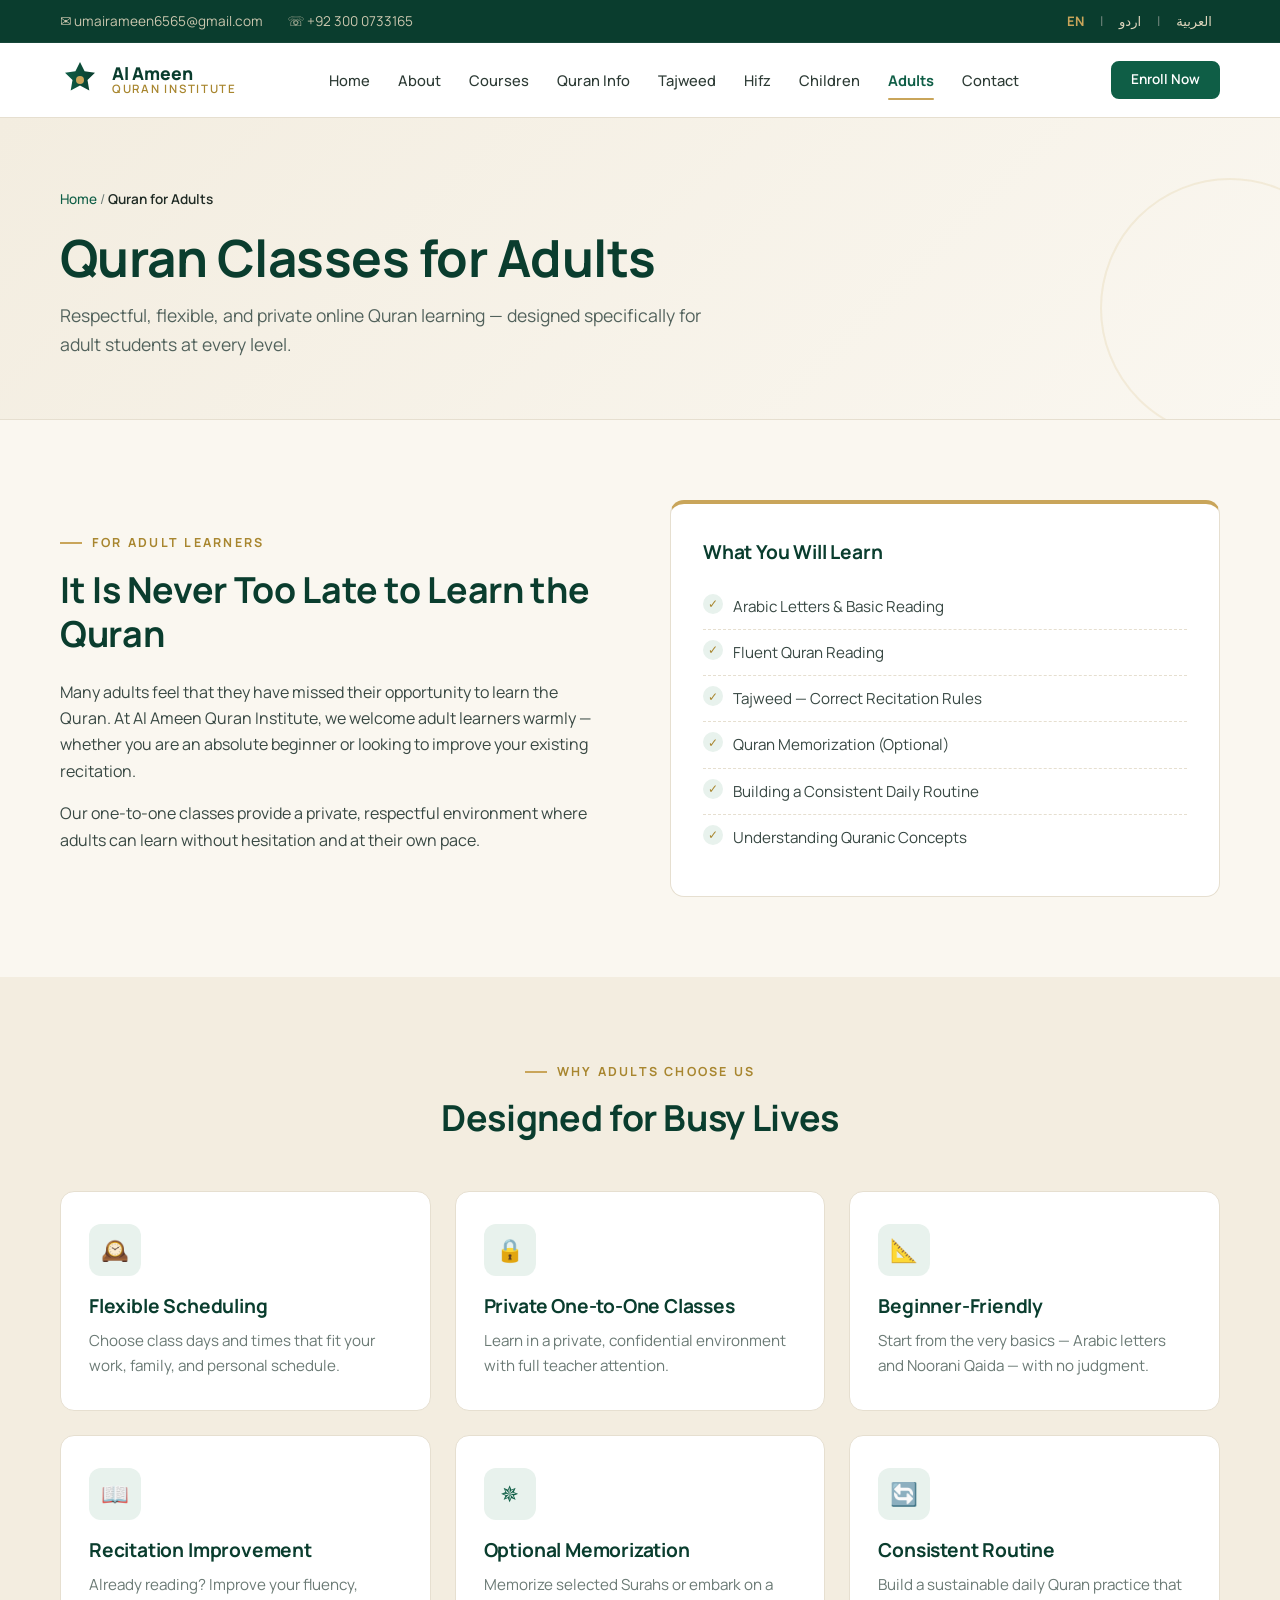
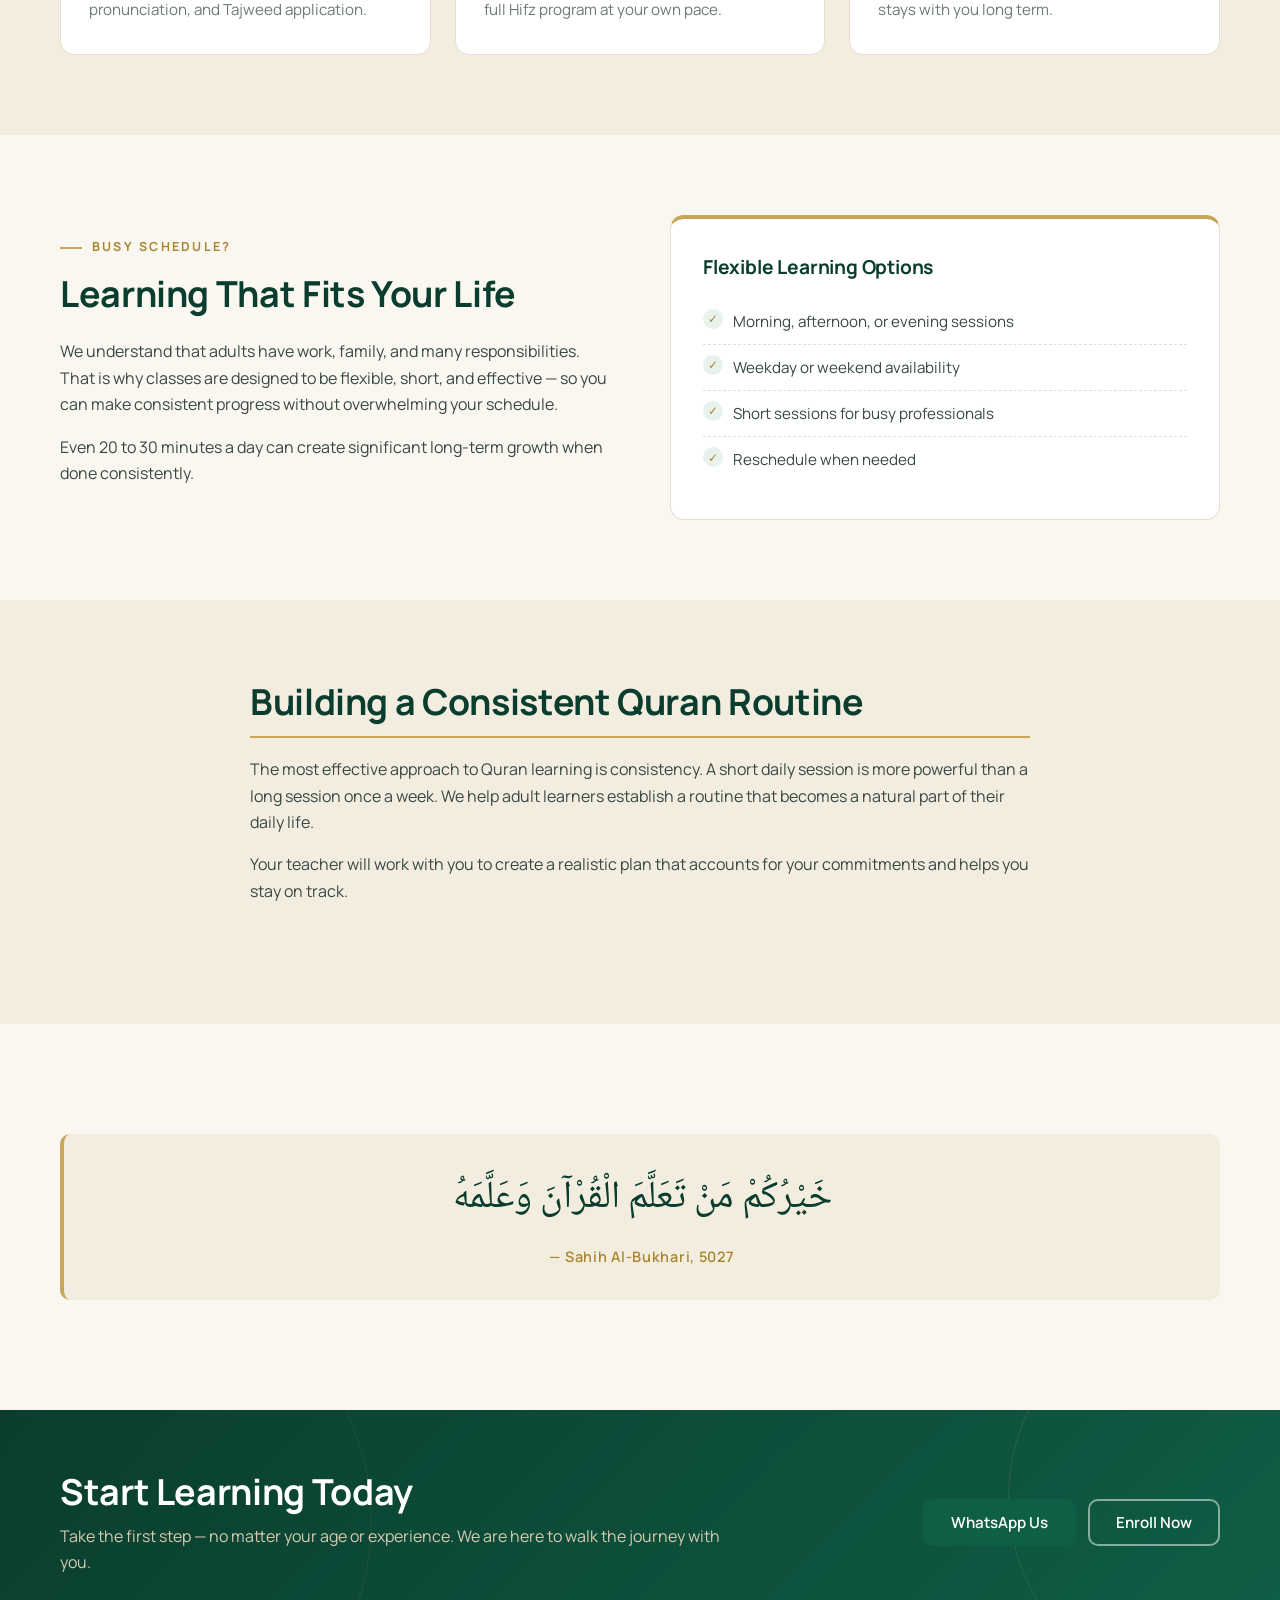
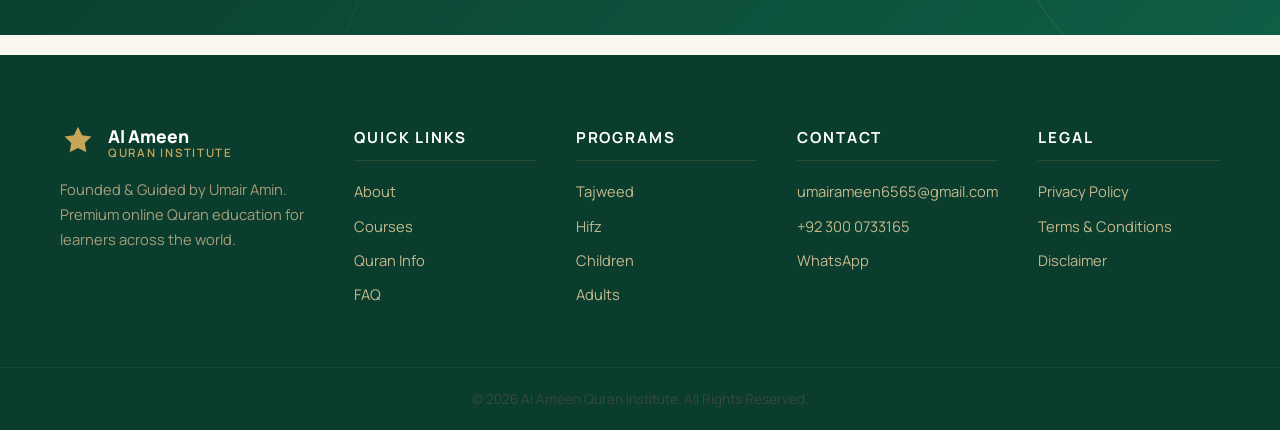
<file: adults-quran.html>
<!DOCTYPE html>
<html lang="en" dir="ltr">
<head>
<meta charset="UTF-8" />
<meta name="viewport" content="width=device-width, initial-scale=1.0" />
<title>Quran for Adults | Al Ameen Quran Institute</title>
<meta name="description" content="Respectful, flexible online Quran classes for adults — beginners, improvers, and those building a consistent Quran routine." />
<link rel="canonical" href="https://YOUR-DOMAIN-HERE/adults-quran.html" />
<meta property="og:type" content="article" />
<meta property="og:title" content="Quran Classes for Adults | Al Ameen Quran Institute" />
<meta property="og:description" content="Flexible online Quran programs designed for adult learners." />
<meta property="og:url" content="https://YOUR-DOMAIN-HERE/adults-quran.html" />
<meta property="og:image" content="assets/images/og-cover.jpg" />
<meta name="twitter:card" content="summary_large_image" />
<link rel="preconnect" href="https://fonts.googleapis.com" />
<link rel="preconnect" href="https://fonts.gstatic.com" crossorigin />
<link href="https://fonts.googleapis.com/css2?family=Manrope:wght@400;500;600;700;800&family=Noto+Naskh+Arabic:wght@400;500;600;700&family=Noto+Nastaliq+Urdu:wght@400;500;600;700&display=swap" rel="stylesheet" />
<link rel="stylesheet" href="css/style.css" />
<link rel="icon" type="image/svg+xml" href="assets/icons/favicon.svg" />
</head>
<body>

<div class="topbar">
  <div class="container topbar__inner">
    <div class="topbar__contact">
      <a href="mailto:umairameen6565@gmail.com">✉ umairameen6565@gmail.com</a>
      <a href="tel:+923000733165">☏ +92 300 0733165</a>
    </div>
    <div class="lang-switcher"><button class="lang-btn active" data-lang="en">EN</button><span>|</span><button class="lang-btn" data-lang="ur">اردو</button><span>|</span><button class="lang-btn" data-lang="ar">العربية</button></div>
  </div>
</div>

<header class="site-header" id="siteHeader">
  <div class="container header__inner">
    <a href="index.html" class="brand">
      <span class="brand__mark"><svg viewBox="0 0 40 40" width="40" height="40"><defs><linearGradient id="g8" x1="0" x2="1"><stop offset="0" stop-color="#0f5e46"/><stop offset="1" stop-color="#0a3d2e"/></linearGradient></defs><path fill="url(#g8)" d="M20 2l4.6 9.3 10.4 1.5-7.5 7.3 1.8 10.3L20 25.6l-9.3 4.8 1.8-10.3L5 12.8l10.4-1.5z"/><circle cx="20" cy="20" r="4" fill="#c9a55a"/></svg></span>
      <span class="brand__text"><strong>Al Ameen</strong><em>Quran Institute</em></span>
    </a>
    <nav class="nav" id="mainNav" aria-label="Primary navigation">
      <ul>
        <li><a href="index.html" data-i18n="nav.home">Home</a></li>
        <li><a href="about.html" data-i18n="nav.about">About</a></li>
        <li><a href="courses.html" data-i18n="nav.courses">Courses</a></li>
        <li><a href="quran-information.html" data-i18n="nav.quran">Quran Info</a></li>
        <li><a href="tajweed.html" data-i18n="nav.tajweed">Tajweed</a></li>
        <li><a href="hifz.html" data-i18n="nav.hifz">Hifz</a></li>
        <li><a href="children-quran.html" data-i18n="nav.children">Children</a></li>
        <li><a href="adults-quran.html" class="active" data-i18n="nav.adults">Adults</a></li>
        <li><a href="contact.html" data-i18n="nav.contact">Contact</a></li>
      </ul>
    </nav>
    <div class="header__actions">
      <a href="contact.html" class="btn btn--primary btn--sm" data-i18n="nav.enroll">Enroll Now</a>
      <button class="hamburger" id="hamburger" aria-label="Open menu" aria-expanded="false"><span></span><span></span><span></span></button>
    </div>
  </div>
</header>

<section class="page-hero">
  <div class="container">
    <nav class="breadcrumbs" aria-label="Breadcrumb"><a href="index.html">Home</a> / <span>Quran for Adults</span></nav>
    <h1 data-i18n="adult.title">Quran Classes for Adults</h1>
    <p data-i18n="adult.lead">Respectful, flexible, and private online Quran learning — designed specifically for adult students at every level.</p>
  </div>
</section>

<section class="section">
  <div class="container two-col">
    <div>
      <span class="eyebrow" data-i18n="adult.intro.eyebrow">For Adult Learners</span>
      <h2 data-i18n="adult.intro.title">It Is Never Too Late to Learn the Quran</h2>
      <p data-i18n="adult.intro.p1">Many adults feel that they have missed their opportunity to learn the Quran. At Al Ameen Quran Institute, we welcome adult learners warmly — whether you are an absolute beginner or looking to improve your existing recitation.</p>
      <p data-i18n="adult.intro.p2">Our one-to-one classes provide a private, respectful environment where adults can learn without hesitation and at their own pace.</p>
    </div>
    <div class="info-card">
      <h3 data-i18n="adult.what.title">What You Will Learn</h3>
      <ul class="ticks">
        <li data-i18n="adult.what.1">Arabic Letters &amp; Basic Reading</li>
        <li data-i18n="adult.what.2">Fluent Quran Reading</li>
        <li data-i18n="adult.what.3">Tajweed — Correct Recitation Rules</li>
        <li data-i18n="adult.what.4">Quran Memorization (Optional)</li>
        <li data-i18n="adult.what.5">Building a Consistent Daily Routine</li>
        <li data-i18n="adult.what.6">Understanding Quranic Concepts</li>
      </ul>
    </div>
  </div>
</section>

<section class="section section--soft">
  <div class="container section__head">
    <span class="eyebrow" data-i18n="adult.why.eyebrow">Why Adults Choose Us</span>
    <h2 data-i18n="adult.why.title">Designed for Busy Lives</h2>
  </div>
  <div class="container feature-grid">
    <div class="feature-card">
      <div class="feature-card__icon">🕰️</div>
      <h3 data-i18n="adult.w1t">Flexible Scheduling</h3>
      <p data-i18n="adult.w1d">Choose class days and times that fit your work, family, and personal schedule.</p>
    </div>
    <div class="feature-card">
      <div class="feature-card__icon">🔒</div>
      <h3 data-i18n="adult.w2t">Private One-to-One Classes</h3>
      <p data-i18n="adult.w2d">Learn in a private, confidential environment with full teacher attention.</p>
    </div>
    <div class="feature-card">
      <div class="feature-card__icon">📐</div>
      <h3 data-i18n="adult.w3t">Beginner-Friendly</h3>
      <p data-i18n="adult.w3d">Start from the very basics — Arabic letters and Noorani Qaida — with no judgment.</p>
    </div>
    <div class="feature-card">
      <div class="feature-card__icon">📖</div>
      <h3 data-i18n="adult.w4t">Recitation Improvement</h3>
      <p data-i18n="adult.w4d">Already reading? Improve your fluency, pronunciation, and Tajweed application.</p>
    </div>
    <div class="feature-card">
      <div class="feature-card__icon">✵</div>
      <h3 data-i18n="adult.w5t">Optional Memorization</h3>
      <p data-i18n="adult.w5d">Memorize selected Surahs or embark on a full Hifz program at your own pace.</p>
    </div>
    <div class="feature-card">
      <div class="feature-card__icon">🔄</div>
      <h3 data-i18n="adult.w6t">Consistent Routine</h3>
      <p data-i18n="adult.w6d">Build a sustainable daily Quran practice that stays with you long term.</p>
    </div>
  </div>
</section>

<section class="section">
  <div class="container two-col two-col--reverse">
    <div class="info-card">
      <h3 data-i18n="adult.schedule.title">Flexible Learning Options</h3>
      <ul class="ticks">
        <li data-i18n="adult.schedule.1">Morning, afternoon, or evening sessions</li>
        <li data-i18n="adult.schedule.2">Weekday or weekend availability</li>
        <li data-i18n="adult.schedule.3">Short sessions for busy professionals</li>
        <li data-i18n="adult.schedule.4">Reschedule when needed</li>
      </ul>
    </div>
    <div>
      <span class="eyebrow" data-i18n="adult.busy.eyebrow">Busy Schedule?</span>
      <h2 data-i18n="adult.busy.title">Learning That Fits Your Life</h2>
      <p data-i18n="adult.busy.p1">We understand that adults have work, family, and many responsibilities. That is why classes are designed to be flexible, short, and effective — so you can make consistent progress without overwhelming your schedule.</p>
      <p data-i18n="adult.busy.p2">Even 20 to 30 minutes a day can create significant long-term growth when done consistently.</p>
    </div>
  </div>
</section>

<section class="section section--soft">
  <div class="container article">
    <article class="article__block">
      <h2 data-i18n="adult.routine.title">Building a Consistent Quran Routine</h2>
      <p data-i18n="adult.routine.p1">The most effective approach to Quran learning is consistency. A short daily session is more powerful than a long session once a week. We help adult learners establish a routine that becomes a natural part of their daily life.</p>
      <p data-i18n="adult.routine.p2">Your teacher will work with you to create a realistic plan that accounts for your commitments and helps you stay on track.</p>
    </article>
  </div>
</section>

<section class="section">
  <div class="container center">
    <blockquote class="quote">
      <p lang="ar" dir="rtl" class="arabic-large">خَيْرُكُمْ مَنْ تَعَلَّمَ الْقُرْآنَ وَعَلَّمَهُ</p>
      <cite>— Sahih Al-Bukhari, 5027</cite>
    </blockquote>
  </div>
</section>

<section class="cta-band">
  <div class="container cta-band__inner">
    <div>
      <h2 data-i18n="adult.cta.title">Start Learning Today</h2>
      <p data-i18n="adult.cta.lead">Take the first step — no matter your age or experience. We are here to walk the journey with you.</p>
    </div>
    <div class="cta-band__actions">
      <a href="https://wa.me/923000733165" class="btn btn--primary" target="_blank" rel="noopener">WhatsApp Us</a>
      <a href="contact.html" class="btn btn--outline" data-i18n="nav.enroll">Enroll Now</a>
    </div>
  </div>
</section>

<footer class="footer">
  <div class="container footer__grid">
    <div class="footer__brand">
      <a href="index.html" class="brand brand--light">
        <span class="brand__mark"><svg viewBox="0 0 40 40" width="36" height="36"><path fill="#c9a55a" d="M20 2l4.6 9.3 10.4 1.5-7.5 7.3 1.8 10.3L20 25.6l-9.3 4.8 1.8-10.3L5 12.8l10.4-1.5z"/></svg></span>
        <span class="brand__text"><strong>Al Ameen</strong><em>Quran Institute</em></span>
      </a>
      <p data-i18n="footer.tag">Founded &amp; Guided by Umair Amin. Premium online Quran education for learners across the world.</p>
    </div>
    <div><h4 data-i18n="footer.links">Quick Links</h4><ul><li><a href="about.html" data-i18n="nav.about">About</a></li><li><a href="courses.html" data-i18n="nav.courses">Courses</a></li><li><a href="quran-information.html" data-i18n="nav.quran">Quran Info</a></li><li><a href="faq.html" data-i18n="nav.faq">FAQ</a></li></ul></div>
    <div><h4 data-i18n="footer.programs">Programs</h4><ul><li><a href="tajweed.html" data-i18n="nav.tajweed">Tajweed</a></li><li><a href="hifz.html" data-i18n="nav.hifz">Hifz</a></li><li><a href="children-quran.html" data-i18n="nav.children">Children</a></li><li><a href="adults-quran.html" data-i18n="nav.adults">Adults</a></li></ul></div>
    <div><h4 data-i18n="footer.contact">Contact</h4><ul><li><a href="mailto:umairameen6565@gmail.com">umairameen6565@gmail.com</a></li><li><a href="tel:+923000733165">+92 300 0733165</a></li><li><a href="https://wa.me/923000733165" target="_blank" rel="noopener">WhatsApp</a></li></ul></div>
    <div><h4 data-i18n="footer.legal">Legal</h4><ul><li><a href="privacy-policy.html" data-i18n="footer.privacy">Privacy Policy</a></li><li><a href="terms.html" data-i18n="footer.terms">Terms &amp; Conditions</a></li><li><a href="disclaimer.html" data-i18n="footer.disclaimer">Disclaimer</a></li></ul></div>
  </div>
  <div class="footer__bottom"><div class="container"><p>© 2026 Al Ameen Quran Institute. <span data-i18n="footer.rights">All Rights Reserved.</span></p></div></div>
</footer>

<button class="back-to-top" id="backToTop" aria-label="Back to top">↑</button>
<script src="js/app.js"></script>
</body>
</html>
</file>
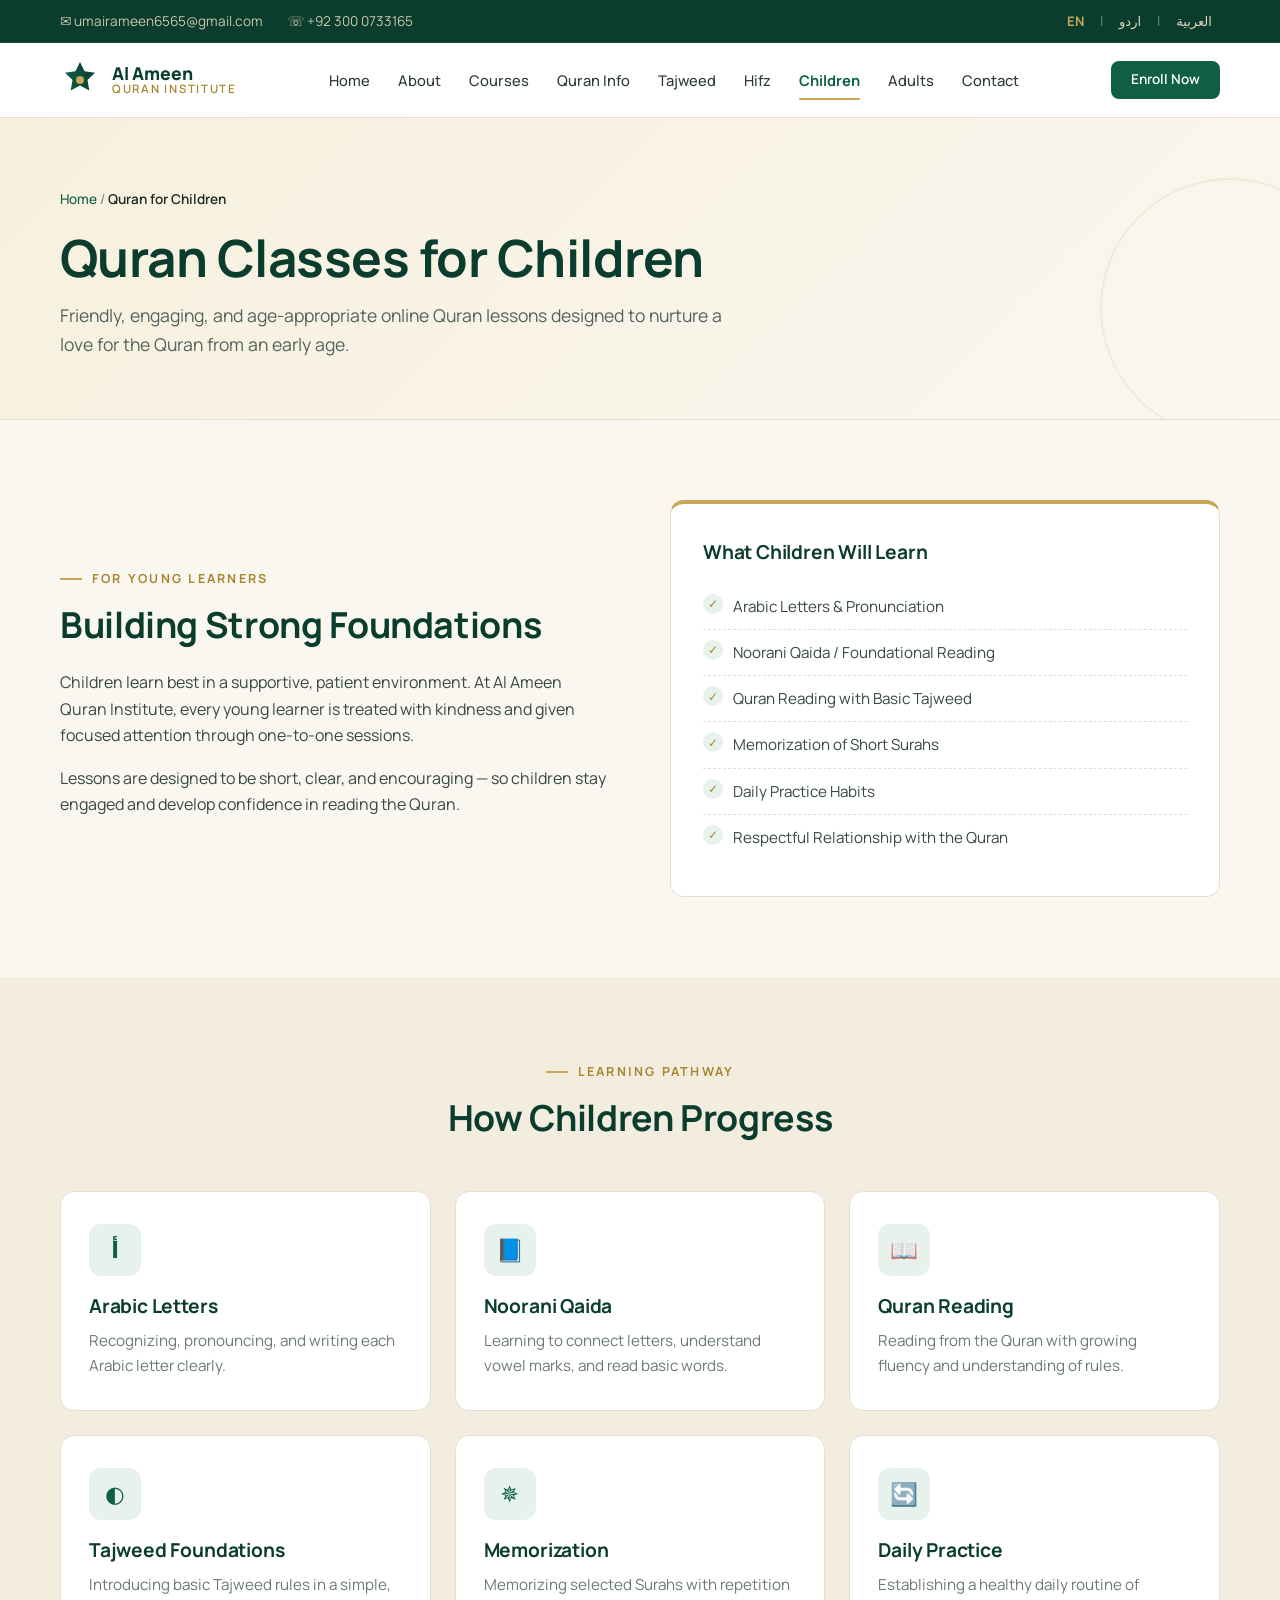
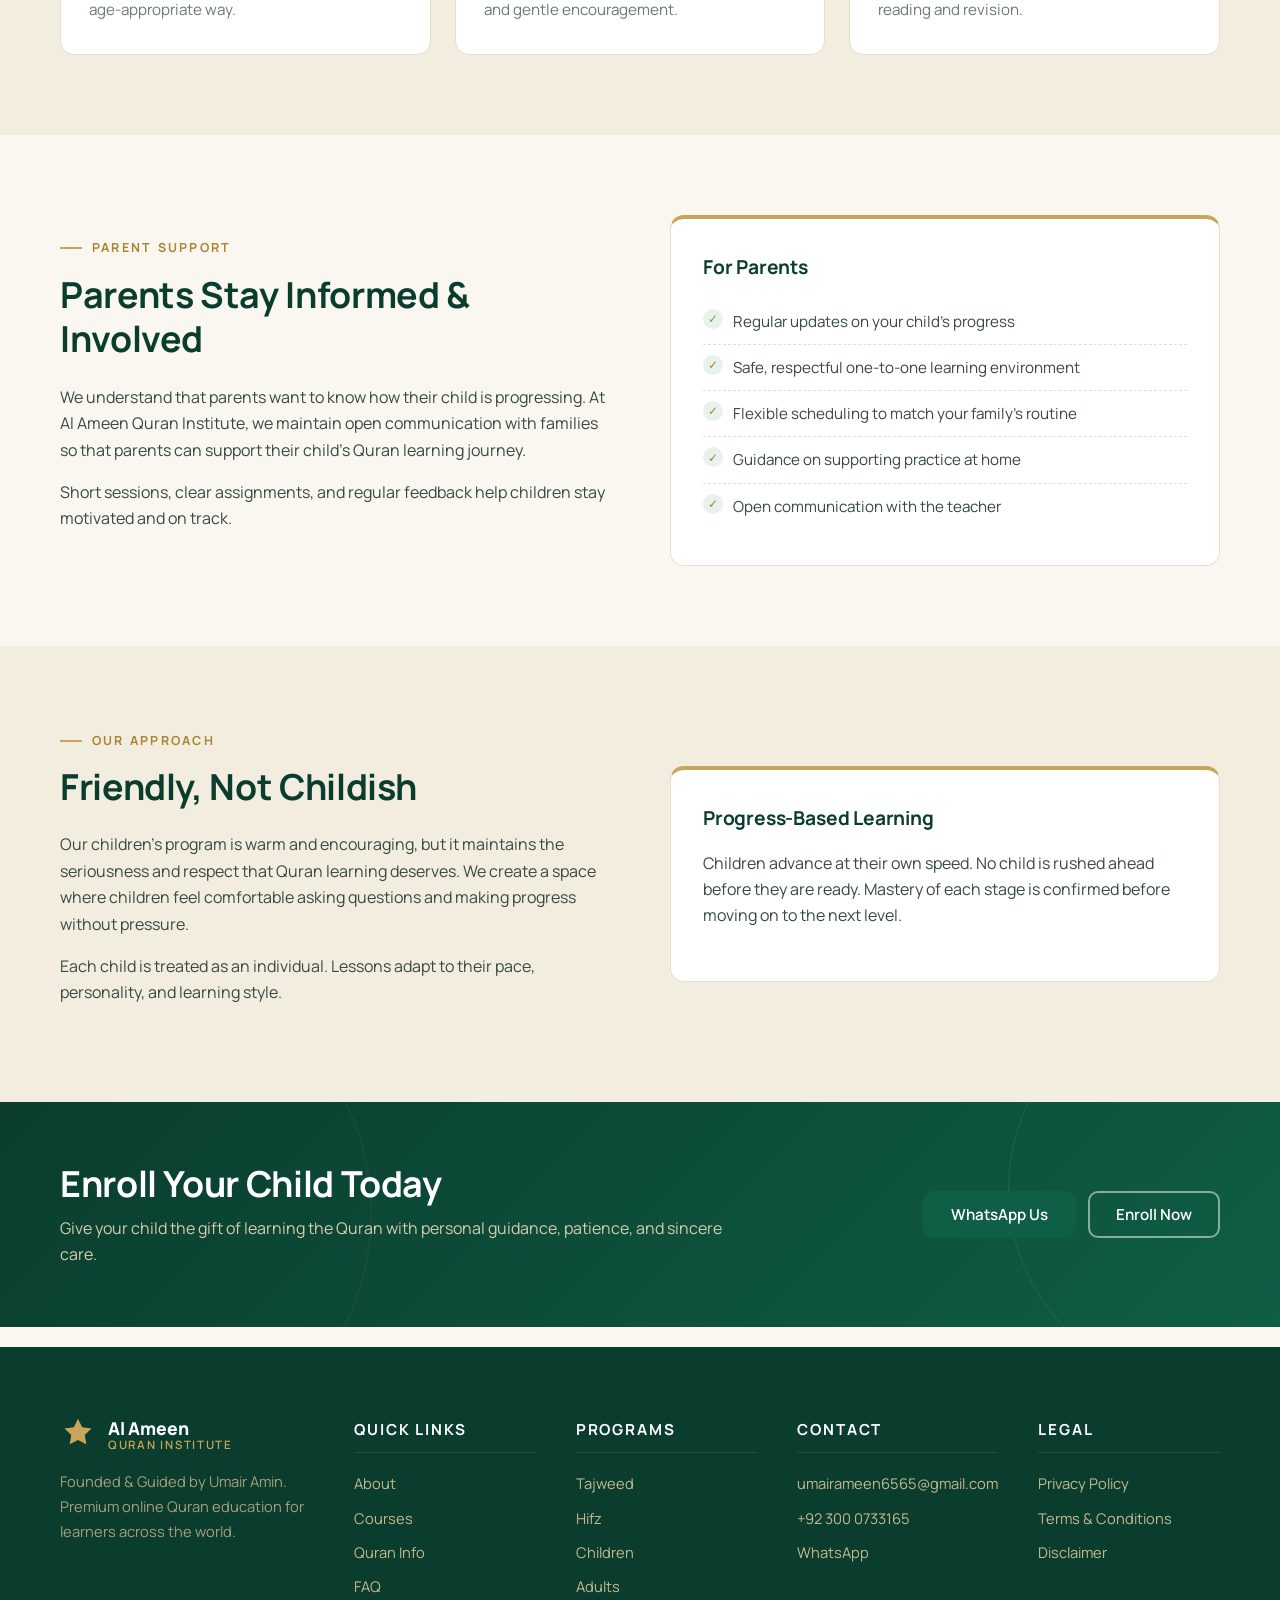
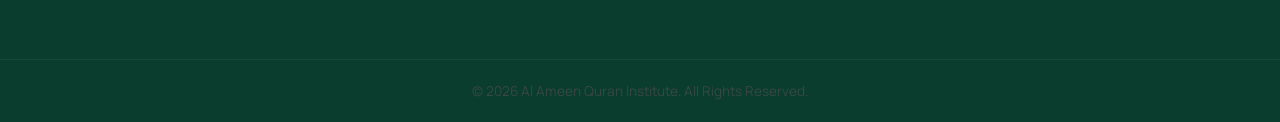
<file: children-quran.html>
<!DOCTYPE html>
<html lang="en" dir="ltr">
<head>
<meta charset="UTF-8" />
<meta name="viewport" content="width=device-width, initial-scale=1.0" />
<title>Quran for Children | Al Ameen Quran Institute</title>
<meta name="description" content="Online Quran classes for children — Arabic letters, Noorani Qaida, reading, Tajweed foundations, and memorization in a friendly, supportive environment." />
<link rel="canonical" href="https://YOUR-DOMAIN-HERE/children-quran.html" />
<meta property="og:type" content="article" />
<meta property="og:title" content="Quran Classes for Children | Al Ameen Quran Institute" />
<meta property="og:description" content="Friendly, age-appropriate online Quran lessons for young learners." />
<meta property="og:url" content="https://YOUR-DOMAIN-HERE/children-quran.html" />
<meta property="og:image" content="assets/images/og-cover.jpg" />
<meta name="twitter:card" content="summary_large_image" />
<link rel="preconnect" href="https://fonts.googleapis.com" />
<link rel="preconnect" href="https://fonts.gstatic.com" crossorigin />
<link href="https://fonts.googleapis.com/css2?family=Manrope:wght@400;500;600;700;800&family=Noto+Naskh+Arabic:wght@400;500;600;700&family=Noto+Nastaliq+Urdu:wght@400;500;600;700&display=swap" rel="stylesheet" />
<link rel="stylesheet" href="css/style.css" />
<link rel="icon" type="image/svg+xml" href="assets/icons/favicon.svg" />
</head>
<body>

<div class="topbar">
  <div class="container topbar__inner">
    <div class="topbar__contact">
      <a href="mailto:umairameen6565@gmail.com">✉ umairameen6565@gmail.com</a>
      <a href="tel:+923000733165">☏ +92 300 0733165</a>
    </div>
    <div class="lang-switcher"><button class="lang-btn active" data-lang="en">EN</button><span>|</span><button class="lang-btn" data-lang="ur">اردو</button><span>|</span><button class="lang-btn" data-lang="ar">العربية</button></div>
  </div>
</div>

<header class="site-header" id="siteHeader">
  <div class="container header__inner">
    <a href="index.html" class="brand">
      <span class="brand__mark"><svg viewBox="0 0 40 40" width="40" height="40"><defs><linearGradient id="g7" x1="0" x2="1"><stop offset="0" stop-color="#0f5e46"/><stop offset="1" stop-color="#0a3d2e"/></linearGradient></defs><path fill="url(#g7)" d="M20 2l4.6 9.3 10.4 1.5-7.5 7.3 1.8 10.3L20 25.6l-9.3 4.8 1.8-10.3L5 12.8l10.4-1.5z"/><circle cx="20" cy="20" r="4" fill="#c9a55a"/></svg></span>
      <span class="brand__text"><strong>Al Ameen</strong><em>Quran Institute</em></span>
    </a>
    <nav class="nav" id="mainNav" aria-label="Primary navigation">
      <ul>
        <li><a href="index.html" data-i18n="nav.home">Home</a></li>
        <li><a href="about.html" data-i18n="nav.about">About</a></li>
        <li><a href="courses.html" data-i18n="nav.courses">Courses</a></li>
        <li><a href="quran-information.html" data-i18n="nav.quran">Quran Info</a></li>
        <li><a href="tajweed.html" data-i18n="nav.tajweed">Tajweed</a></li>
        <li><a href="hifz.html" data-i18n="nav.hifz">Hifz</a></li>
        <li><a href="children-quran.html" class="active" data-i18n="nav.children">Children</a></li>
        <li><a href="adults-quran.html" data-i18n="nav.adults">Adults</a></li>
        <li><a href="contact.html" data-i18n="nav.contact">Contact</a></li>
      </ul>
    </nav>
    <div class="header__actions">
      <a href="contact.html" class="btn btn--primary btn--sm" data-i18n="nav.enroll">Enroll Now</a>
      <button class="hamburger" id="hamburger" aria-label="Open menu" aria-expanded="false"><span></span><span></span><span></span></button>
    </div>
  </div>
</header>

<section class="page-hero page-hero--children">
  <div class="container">
    <nav class="breadcrumbs" aria-label="Breadcrumb"><a href="index.html">Home</a> / <span>Quran for Children</span></nav>
    <h1 data-i18n="child.title">Quran Classes for Children</h1>
    <p data-i18n="child.lead">Friendly, engaging, and age-appropriate online Quran lessons designed to nurture a love for the Quran from an early age.</p>
  </div>
</section>

<section class="section">
  <div class="container two-col">
    <div>
      <span class="eyebrow" data-i18n="child.intro.eyebrow">For Young Learners</span>
      <h2 data-i18n="child.intro.title">Building Strong Foundations</h2>
      <p data-i18n="child.intro.p1">Children learn best in a supportive, patient environment. At Al Ameen Quran Institute, every young learner is treated with kindness and given focused attention through one-to-one sessions.</p>
      <p data-i18n="child.intro.p2">Lessons are designed to be short, clear, and encouraging — so children stay engaged and develop confidence in reading the Quran.</p>
    </div>
    <div class="info-card">
      <h3 data-i18n="child.what.title">What Children Will Learn</h3>
      <ul class="ticks">
        <li data-i18n="child.what.1">Arabic Letters &amp; Pronunciation</li>
        <li data-i18n="child.what.2">Noorani Qaida / Foundational Reading</li>
        <li data-i18n="child.what.3">Quran Reading with Basic Tajweed</li>
        <li data-i18n="child.what.4">Memorization of Short Surahs</li>
        <li data-i18n="child.what.5">Daily Practice Habits</li>
        <li data-i18n="child.what.6">Respectful Relationship with the Quran</li>
      </ul>
    </div>
  </div>
</section>

<section class="section section--soft">
  <div class="container section__head">
    <span class="eyebrow" data-i18n="child.journey.eyebrow">Learning Pathway</span>
    <h2 data-i18n="child.journey.title">How Children Progress</h2>
  </div>
  <div class="container feature-grid">
    <div class="feature-card">
      <div class="feature-card__icon">أ</div>
      <h3 data-i18n="child.j1t">Arabic Letters</h3>
      <p data-i18n="child.j1d">Recognizing, pronouncing, and writing each Arabic letter clearly.</p>
    </div>
    <div class="feature-card">
      <div class="feature-card__icon">📘</div>
      <h3 data-i18n="child.j2t">Noorani Qaida</h3>
      <p data-i18n="child.j2d">Learning to connect letters, understand vowel marks, and read basic words.</p>
    </div>
    <div class="feature-card">
      <div class="feature-card__icon">📖</div>
      <h3 data-i18n="child.j3t">Quran Reading</h3>
      <p data-i18n="child.j3d">Reading from the Quran with growing fluency and understanding of rules.</p>
    </div>
    <div class="feature-card">
      <div class="feature-card__icon">◐</div>
      <h3 data-i18n="child.j4t">Tajweed Foundations</h3>
      <p data-i18n="child.j4d">Introducing basic Tajweed rules in a simple, age-appropriate way.</p>
    </div>
    <div class="feature-card">
      <div class="feature-card__icon">✵</div>
      <h3 data-i18n="child.j5t">Memorization</h3>
      <p data-i18n="child.j5d">Memorizing selected Surahs with repetition and gentle encouragement.</p>
    </div>
    <div class="feature-card">
      <div class="feature-card__icon">🔄</div>
      <h3 data-i18n="child.j6t">Daily Practice</h3>
      <p data-i18n="child.j6d">Establishing a healthy daily routine of reading and revision.</p>
    </div>
  </div>
</section>

<section class="section">
  <div class="container two-col two-col--reverse">
    <div class="info-card">
      <h3 data-i18n="child.parent.title">For Parents</h3>
      <ul class="ticks">
        <li data-i18n="child.parent.1">Regular updates on your child's progress</li>
        <li data-i18n="child.parent.2">Safe, respectful one-to-one learning environment</li>
        <li data-i18n="child.parent.3">Flexible scheduling to match your family's routine</li>
        <li data-i18n="child.parent.4">Guidance on supporting practice at home</li>
        <li data-i18n="child.parent.5">Open communication with the teacher</li>
      </ul>
    </div>
    <div>
      <span class="eyebrow" data-i18n="child.support.eyebrow">Parent Support</span>
      <h2 data-i18n="child.support.title">Parents Stay Informed &amp; Involved</h2>
      <p data-i18n="child.support.p1">We understand that parents want to know how their child is progressing. At Al Ameen Quran Institute, we maintain open communication with families so that parents can support their child's Quran learning journey.</p>
      <p data-i18n="child.support.p2">Short sessions, clear assignments, and regular feedback help children stay motivated and on track.</p>
    </div>
  </div>
</section>

<section class="section section--soft">
  <div class="container two-col">
    <div>
      <span class="eyebrow" data-i18n="child.approach.eyebrow">Our Approach</span>
      <h2 data-i18n="child.approach.title">Friendly, Not Childish</h2>
      <p data-i18n="child.approach.p1">Our children's program is warm and encouraging, but it maintains the seriousness and respect that Quran learning deserves. We create a space where children feel comfortable asking questions and making progress without pressure.</p>
      <p data-i18n="child.approach.p2">Each child is treated as an individual. Lessons adapt to their pace, personality, and learning style.</p>
    </div>
    <div class="info-card">
      <h3 data-i18n="child.progress.title">Progress-Based Learning</h3>
      <p data-i18n="child.progress.p">Children advance at their own speed. No child is rushed ahead before they are ready. Mastery of each stage is confirmed before moving on to the next level.</p>
    </div>
  </div>
</section>

<section class="cta-band">
  <div class="container cta-band__inner">
    <div>
      <h2 data-i18n="child.cta.title">Enroll Your Child Today</h2>
      <p data-i18n="child.cta.lead">Give your child the gift of learning the Quran with personal guidance, patience, and sincere care.</p>
    </div>
    <div class="cta-band__actions">
      <a href="https://wa.me/923000733165" class="btn btn--primary" target="_blank" rel="noopener">WhatsApp Us</a>
      <a href="contact.html" class="btn btn--outline" data-i18n="nav.enroll">Enroll Now</a>
    </div>
  </div>
</section>

<footer class="footer">
  <div class="container footer__grid">
    <div class="footer__brand">
      <a href="index.html" class="brand brand--light">
        <span class="brand__mark"><svg viewBox="0 0 40 40" width="36" height="36"><path fill="#c9a55a" d="M20 2l4.6 9.3 10.4 1.5-7.5 7.3 1.8 10.3L20 25.6l-9.3 4.8 1.8-10.3L5 12.8l10.4-1.5z"/></svg></span>
        <span class="brand__text"><strong>Al Ameen</strong><em>Quran Institute</em></span>
      </a>
      <p data-i18n="footer.tag">Founded &amp; Guided by Umair Amin. Premium online Quran education for learners across the world.</p>
    </div>
    <div><h4 data-i18n="footer.links">Quick Links</h4><ul><li><a href="about.html" data-i18n="nav.about">About</a></li><li><a href="courses.html" data-i18n="nav.courses">Courses</a></li><li><a href="quran-information.html" data-i18n="nav.quran">Quran Info</a></li><li><a href="faq.html" data-i18n="nav.faq">FAQ</a></li></ul></div>
    <div><h4 data-i18n="footer.programs">Programs</h4><ul><li><a href="tajweed.html" data-i18n="nav.tajweed">Tajweed</a></li><li><a href="hifz.html" data-i18n="nav.hifz">Hifz</a></li><li><a href="children-quran.html" data-i18n="nav.children">Children</a></li><li><a href="adults-quran.html" data-i18n="nav.adults">Adults</a></li></ul></div>
    <div><h4 data-i18n="footer.contact">Contact</h4><ul><li><a href="mailto:umairameen6565@gmail.com">umairameen6565@gmail.com</a></li><li><a href="tel:+923000733165">+92 300 0733165</a></li><li><a href="https://wa.me/923000733165" target="_blank" rel="noopener">WhatsApp</a></li></ul></div>
    <div><h4 data-i18n="footer.legal">Legal</h4><ul><li><a href="privacy-policy.html" data-i18n="footer.privacy">Privacy Policy</a></li><li><a href="terms.html" data-i18n="footer.terms">Terms &amp; Conditions</a></li><li><a href="disclaimer.html" data-i18n="footer.disclaimer">Disclaimer</a></li></ul></div>
  </div>
  <div class="footer__bottom"><div class="container"><p>© 2026 Al Ameen Quran Institute. <span data-i18n="footer.rights">All Rights Reserved.</span></p></div></div>
</footer>

<button class="back-to-top" id="backToTop" aria-label="Back to top">↑</button>
<script src="js/app.js"></script>
</body>
</html>
</file>
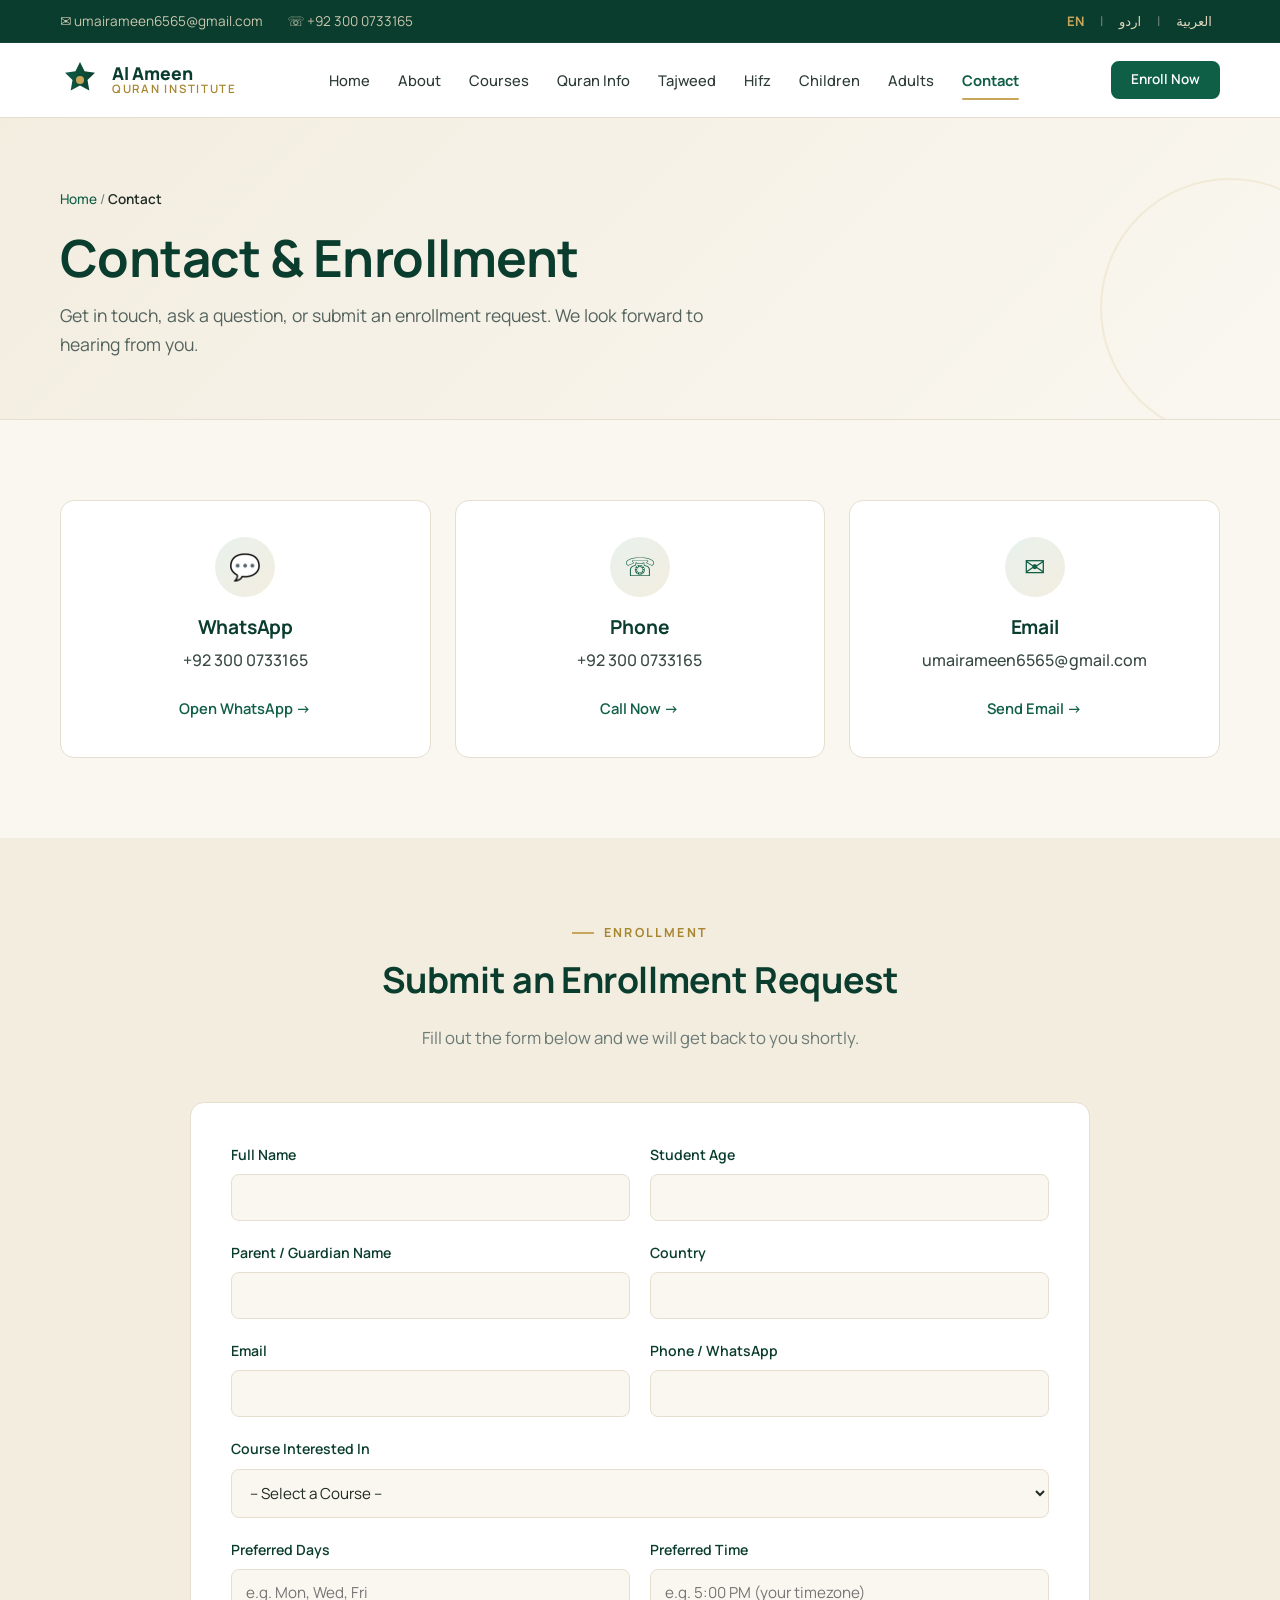
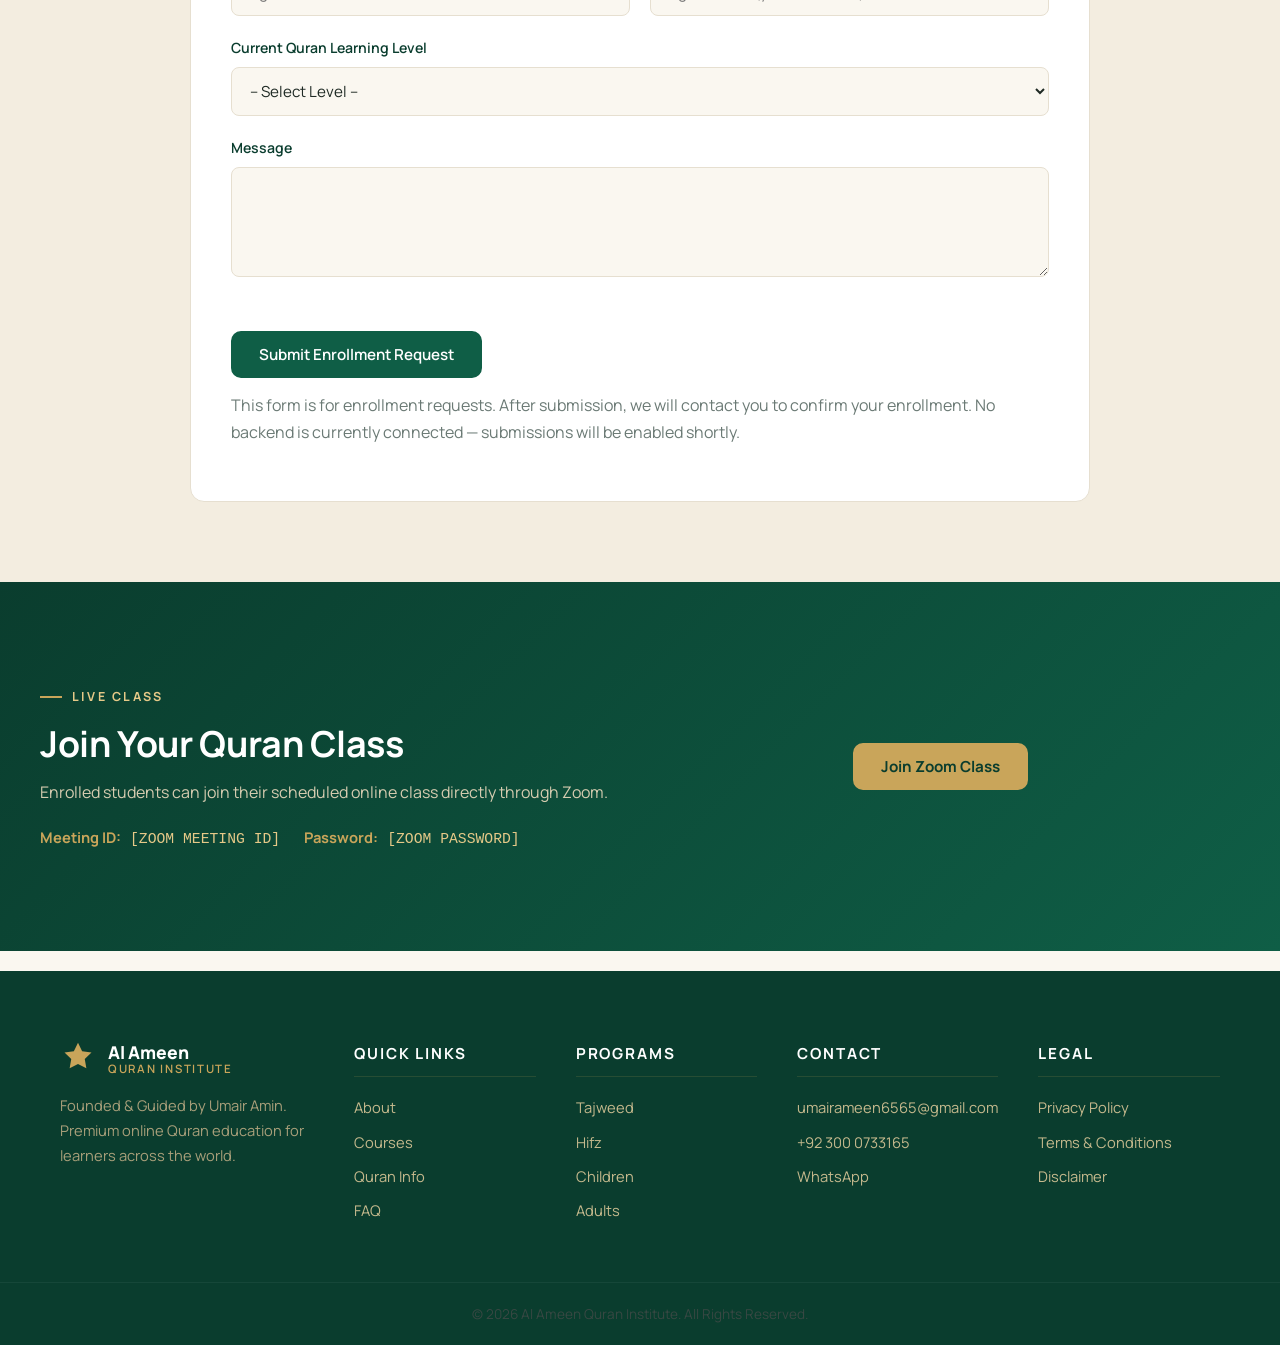
<file: contact.html>
<!DOCTYPE html>
<html lang="en" dir="ltr">
<head>
<meta charset="UTF-8" />
<meta name="viewport" content="width=device-width, initial-scale=1.0" />
<title>Contact & Enrollment | Al Ameen Quran Institute</title>
<meta name="description" content="Contact Al Ameen Quran Institute or submit an enrollment request. Reach us via WhatsApp, email, or phone." />
<link rel="canonical" href="https://YOUR-DOMAIN-HERE/contact.html" />
<meta property="og:type" content="website" />
<meta property="og:title" content="Contact & Enroll | Al Ameen Quran Institute" />
<meta property="og:description" content="Get in touch or enroll for online Quran classes." />
<meta property="og:url" content="https://YOUR-DOMAIN-HERE/contact.html" />
<meta property="og:image" content="assets/images/og-cover.jpg" />
<meta name="twitter:card" content="summary_large_image" />
<link rel="preconnect" href="https://fonts.googleapis.com" />
<link rel="preconnect" href="https://fonts.gstatic.com" crossorigin />
<link href="https://fonts.googleapis.com/css2?family=Manrope:wght@400;500;600;700;800&family=Noto+Naskh+Arabic:wght@400;500;600;700&family=Noto+Nastaliq+Urdu:wght@400;500;600;700&display=swap" rel="stylesheet" />
<link rel="stylesheet" href="css/style.css" />
<link rel="icon" type="image/svg+xml" href="assets/icons/favicon.svg" />
</head>
<body>

<div class="topbar">
  <div class="container topbar__inner">
    <div class="topbar__contact">
      <a href="mailto:umairameen6565@gmail.com">✉ umairameen6565@gmail.com</a>
      <a href="tel:+923000733165">☏ +92 300 0733165</a>
    </div>
    <div class="lang-switcher"><button class="lang-btn active" data-lang="en">EN</button><span>|</span><button class="lang-btn" data-lang="ur">اردو</button><span>|</span><button class="lang-btn" data-lang="ar">العربية</button></div>
  </div>
</div>

<header class="site-header" id="siteHeader">
  <div class="container header__inner">
    <a href="index.html" class="brand">
      <span class="brand__mark"><svg viewBox="0 0 40 40" width="40" height="40"><defs><linearGradient id="g9" x1="0" x2="1"><stop offset="0" stop-color="#0f5e46"/><stop offset="1" stop-color="#0a3d2e"/></linearGradient></defs><path fill="url(#g9)" d="M20 2l4.6 9.3 10.4 1.5-7.5 7.3 1.8 10.3L20 25.6l-9.3 4.8 1.8-10.3L5 12.8l10.4-1.5z"/><circle cx="20" cy="20" r="4" fill="#c9a55a"/></svg></span>
      <span class="brand__text"><strong>Al Ameen</strong><em>Quran Institute</em></span>
    </a>
    <nav class="nav" id="mainNav" aria-label="Primary navigation">
      <ul>
        <li><a href="index.html" data-i18n="nav.home">Home</a></li>
        <li><a href="about.html" data-i18n="nav.about">About</a></li>
        <li><a href="courses.html" data-i18n="nav.courses">Courses</a></li>
        <li><a href="quran-information.html" data-i18n="nav.quran">Quran Info</a></li>
        <li><a href="tajweed.html" data-i18n="nav.tajweed">Tajweed</a></li>
        <li><a href="hifz.html" data-i18n="nav.hifz">Hifz</a></li>
        <li><a href="children-quran.html" data-i18n="nav.children">Children</a></li>
        <li><a href="adults-quran.html" data-i18n="nav.adults">Adults</a></li>
        <li><a href="contact.html" class="active" data-i18n="nav.contact">Contact</a></li>
      </ul>
    </nav>
    <div class="header__actions">
      <a href="contact.html" class="btn btn--primary btn--sm" data-i18n="nav.enroll">Enroll Now</a>
      <button class="hamburger" id="hamburger" aria-label="Open menu" aria-expanded="false"><span></span><span></span><span></span></button>
    </div>
  </div>
</header>

<section class="page-hero">
  <div class="container">
    <nav class="breadcrumbs" aria-label="Breadcrumb"><a href="index.html">Home</a> / <span>Contact</span></nav>
    <h1 data-i18n="contact.title">Contact &amp; Enrollment</h1>
    <p data-i18n="contact.lead">Get in touch, ask a question, or submit an enrollment request. We look forward to hearing from you.</p>
  </div>
</section>

<!-- Contact Info Cards -->
<section class="section">
  <div class="container contact-cards">
    <a href="https://wa.me/923000733165" class="contact-card" target="_blank" rel="noopener">
      <div class="contact-card__icon">💬</div>
      <h3 data-i18n="contact.wa">WhatsApp</h3>
      <p>+92 300 0733165</p>
      <span class="link-arrow" data-i18n="contact.openWa">Open WhatsApp →</span>
    </a>
    <a href="tel:+923000733165" class="contact-card">
      <div class="contact-card__icon">☏</div>
      <h3 data-i18n="contact.phone">Phone</h3>
      <p>+92 300 0733165</p>
      <span class="link-arrow" data-i18n="contact.callNow">Call Now →</span>
    </a>
    <a href="mailto:umairameen6565@gmail.com" class="contact-card">
      <div class="contact-card__icon">✉</div>
      <h3 data-i18n="contact.email">Email</h3>
      <p>umairameen6565@gmail.com</p>
      <span class="link-arrow" data-i18n="contact.sendEmail">Send Email →</span>
    </a>
  </div>
</section>

<!-- Enrollment Form -->
<section class="section section--soft" id="enrollForm">
  <div class="container">
    <div class="section__head">
      <span class="eyebrow" data-i18n="contact.form.eyebrow">Enrollment</span>
      <h2 data-i18n="contact.form.title">Submit an Enrollment Request</h2>
      <p data-i18n="contact.form.lead">Fill out the form below and we will get back to you shortly.</p>
    </div>

    <form class="form" id="enrollmentForm" novalidate>
      <div class="form__grid">

        <div class="form__group">
          <label for="fullName" data-i18n="form.name">Full Name <span class="req">*</span></label>
          <input type="text" id="fullName" name="fullName" required autocomplete="name" />
        </div>

        <div class="form__group">
          <label for="studentAge" data-i18n="form.age">Student Age <span class="req">*</span></label>
          <input type="number" id="studentAge" name="studentAge" min="3" max="99" required />
        </div>

        <div class="form__group">
          <label for="parentName" data-i18n="form.parent">Parent / Guardian Name</label>
          <input type="text" id="parentName" name="parentName" autocomplete="off" />
        </div>

        <div class="form__group">
          <label for="country" data-i18n="form.country">Country <span class="req">*</span></label>
          <input type="text" id="country" name="country" required autocomplete="country-name" />
        </div>

        <div class="form__group">
          <label for="email" data-i18n="form.email">Email <span class="req">*</span></label>
          <input type="email" id="email" name="email" required autocomplete="email" />
        </div>

        <div class="form__group">
          <label for="phone" data-i18n="form.phone">Phone / WhatsApp <span class="req">*</span></label>
          <input type="tel" id="phone" name="phone" required autocomplete="tel" />
        </div>

        <div class="form__group form__group--full">
          <label for="course" data-i18n="form.course">Course Interested In <span class="req">*</span></label>
          <select id="course" name="course" required>
            <option value="" data-i18n="form.selectCourse">-- Select a Course --</option>
            <option value="Quran Reading">Quran Reading</option>
            <option value="Quran with Tajweed">Quran with Tajweed</option>
            <option value="Hifz / Memorization">Hifz / Memorization</option>
            <option value="Quran for Beginners">Quran for Beginners</option>
            <option value="Quran for Children">Quran for Children</option>
            <option value="Quran for Adults">Quran for Adults</option>
            <option value="Daily Quran Learning">Daily Quran Learning</option>
            <option value="Islamic Studies">Islamic Studies</option>
          </select>
        </div>

        <div class="form__group">
          <label for="prefDays" data-i18n="form.days">Preferred Days</label>
          <input type="text" id="prefDays" name="prefDays" placeholder="e.g. Mon, Wed, Fri" />
        </div>

        <div class="form__group">
          <label for="prefTime" data-i18n="form.time">Preferred Time</label>
          <input type="text" id="prefTime" name="prefTime" placeholder="e.g. 5:00 PM (your timezone)" />
        </div>

        <div class="form__group form__group--full">
          <label for="level" data-i18n="form.level">Current Quran Learning Level</label>
          <select id="level" name="level">
            <option value="" data-i18n="form.selectLevel">-- Select Level --</option>
            <option value="Absolute Beginner">Absolute Beginner</option>
            <option value="Know Arabic Letters">Know Arabic Letters</option>
            <option value="Can Read Quran">Can Read Quran</option>
            <option value="Learning Tajweed">Learning Tajweed</option>
            <option value="Memorizing Quran">Memorizing Quran</option>
          </select>
        </div>

        <div class="form__group form__group--full">
          <label for="message" data-i18n="form.message">Message</label>
          <textarea id="message" name="message" rows="4"></textarea>
        </div>

      </div>

      <div class="form__status" id="formStatus" role="alert" aria-live="polite"></div>

      <button type="submit" class="btn btn--primary" data-i18n="form.submit">Submit Enrollment Request</button>

      <p class="form__note" data-i18n="form.note">
        <small>This form is for enrollment requests. After submission, we will contact you to confirm your enrollment. No backend is currently connected — submissions will be enabled shortly.</small>
      </p>
    </form>
  </div>
</section>

<!-- Zoom Section -->
<section class="section section--dark">
  <div class="container zoom-box">
    <div>
      <span class="eyebrow eyebrow--light" data-i18n="zoom.eyebrow">Live Class</span>
      <h2 data-i18n="zoom.title">Join Your Quran Class</h2>
      <p data-i18n="zoom.lead">Enrolled students can join their scheduled online class directly through Zoom.</p>
      <ul class="zoom-meta">
        <li><strong data-i18n="zoom.mid">Meeting ID:</strong> <span>[ZOOM MEETING ID]</span></li>
        <li><strong data-i18n="zoom.pwd">Password:</strong> <span>[ZOOM PASSWORD]</span></li>
      </ul>
    </div>
    <div>
      <a href="[ZOOM CLASS LINK]" class="btn btn--gold" data-i18n="zoom.cta">Join Zoom Class</a>
    </div>
  </div>
</section>

<footer class="footer">
  <div class="container footer__grid">
    <div class="footer__brand">
      <a href="index.html" class="brand brand--light">
        <span class="brand__mark"><svg viewBox="0 0 40 40" width="36" height="36"><path fill="#c9a55a" d="M20 2l4.6 9.3 10.4 1.5-7.5 7.3 1.8 10.3L20 25.6l-9.3 4.8 1.8-10.3L5 12.8l10.4-1.5z"/></svg></span>
        <span class="brand__text"><strong>Al Ameen</strong><em>Quran Institute</em></span>
      </a>
      <p data-i18n="footer.tag">Founded &amp; Guided by Umair Amin. Premium online Quran education for learners across the world.</p>
    </div>
    <div><h4 data-i18n="footer.links">Quick Links</h4><ul><li><a href="about.html" data-i18n="nav.about">About</a></li><li><a href="courses.html" data-i18n="nav.courses">Courses</a></li><li><a href="quran-information.html" data-i18n="nav.quran">Quran Info</a></li><li><a href="faq.html" data-i18n="nav.faq">FAQ</a></li></ul></div>
    <div><h4 data-i18n="footer.programs">Programs</h4><ul><li><a href="tajweed.html" data-i18n="nav.tajweed">Tajweed</a></li><li><a href="hifz.html" data-i18n="nav.hifz">Hifz</a></li><li><a href="children-quran.html" data-i18n="nav.children">Children</a></li><li><a href="adults-quran.html" data-i18n="nav.adults">Adults</a></li></ul></div>
    <div><h4 data-i18n="footer.contact">Contact</h4><ul><li><a href="mailto:umairameen6565@gmail.com">umairameen6565@gmail.com</a></li><li><a href="tel:+923000733165">+92 300 0733165</a></li><li><a href="https://wa.me/923000733165" target="_blank" rel="noopener">WhatsApp</a></li></ul></div>
    <div><h4 data-i18n="footer.legal">Legal</h4><ul><li><a href="privacy-policy.html" data-i18n="footer.privacy">Privacy Policy</a></li><li><a href="terms.html" data-i18n="footer.terms">Terms &amp; Conditions</a></li><li><a href="disclaimer.html" data-i18n="footer.disclaimer">Disclaimer</a></li></ul></div>
  </div>
  <div class="footer__bottom"><div class="container"><p>© 2026 Al Ameen Quran Institute. <span data-i18n="footer.rights">All Rights Reserved.</span></p></div></div>
</footer>

<button class="back-to-top" id="backToTop" aria-label="Back to top">↑</button>
<script src="js/app.js"></script>
</body>
</html>
</file>
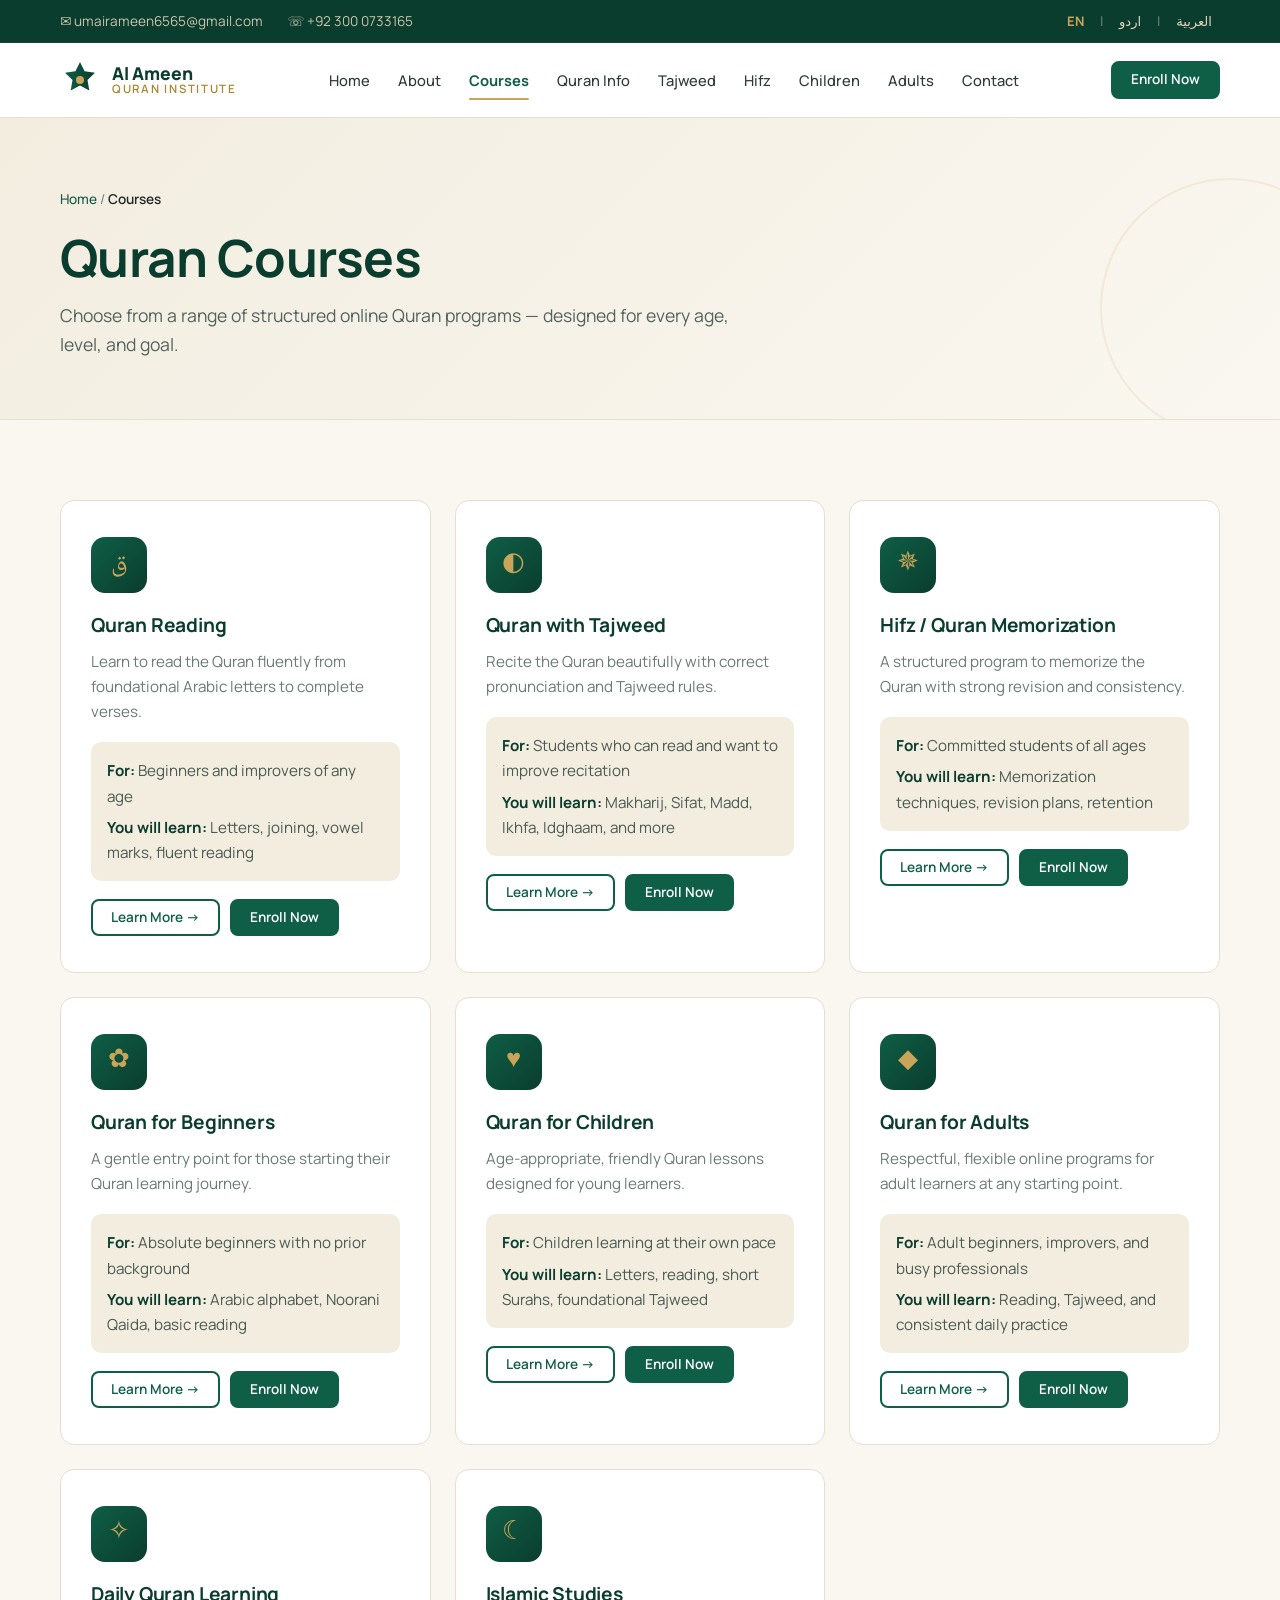
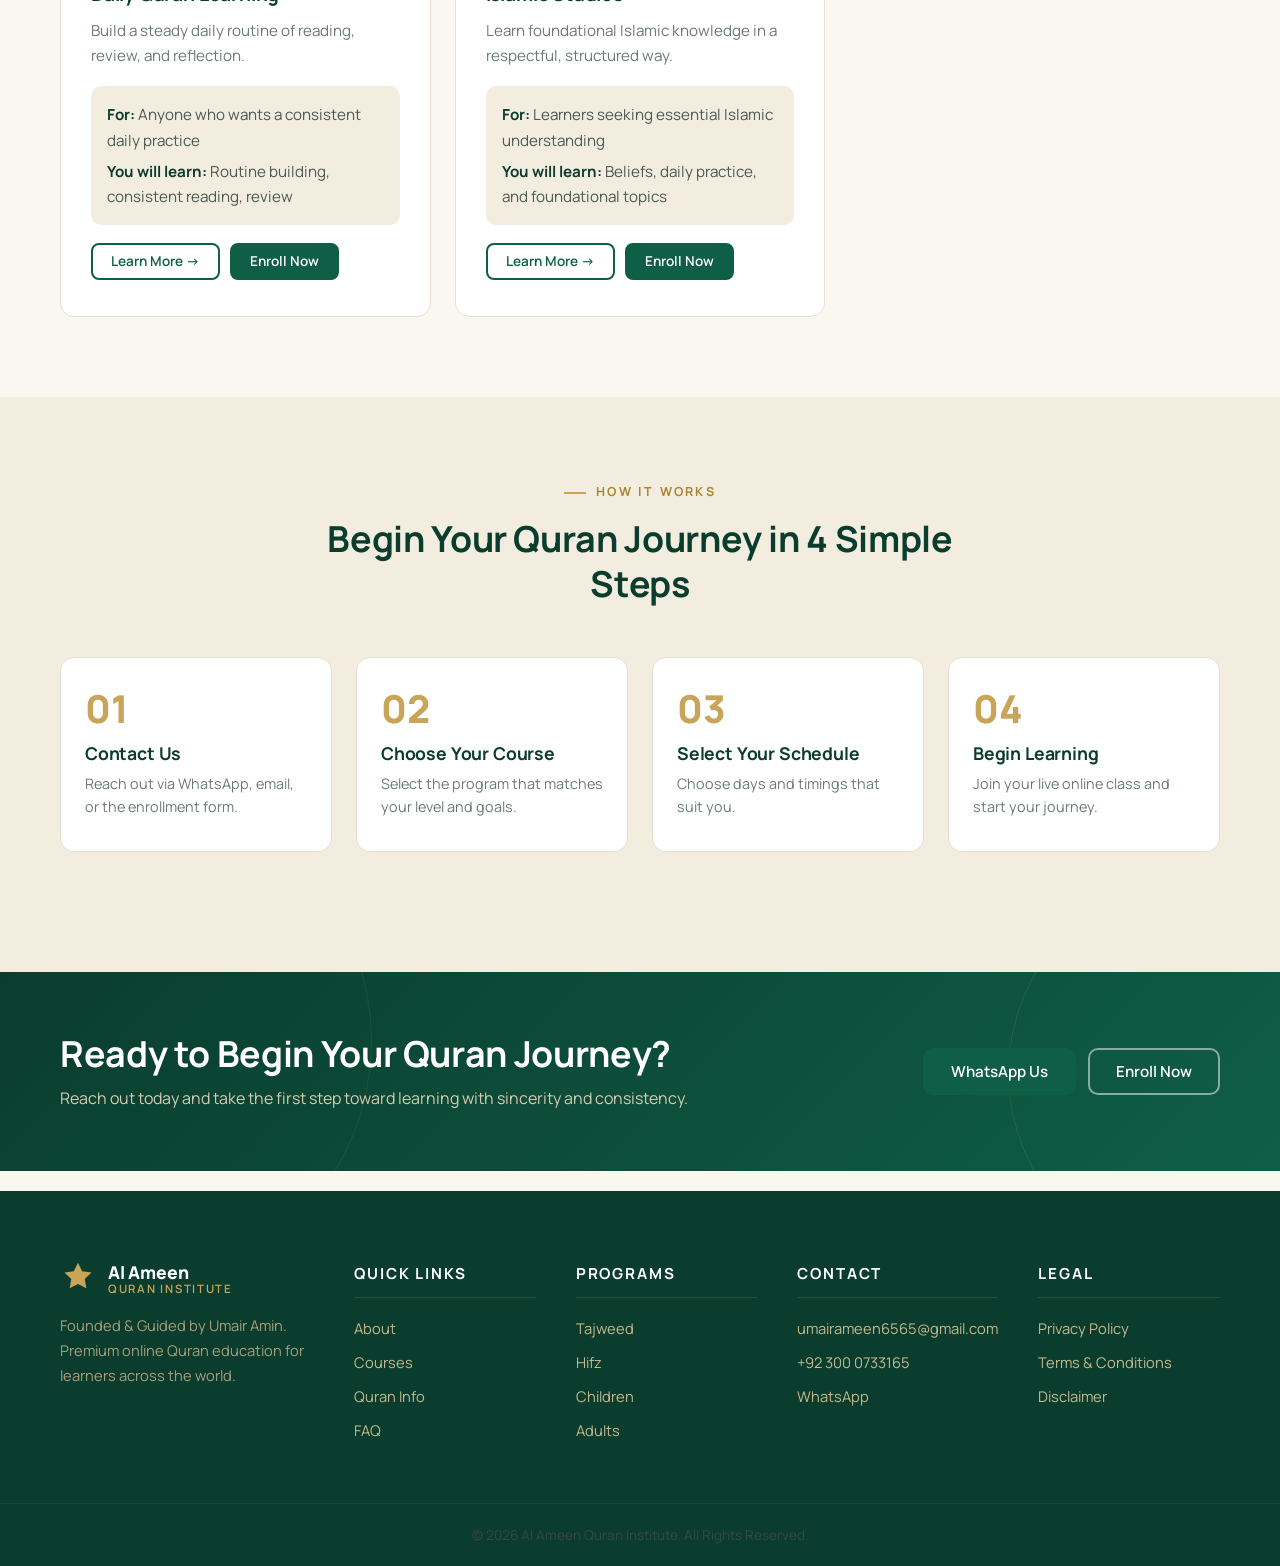
<file: courses.html>
<!DOCTYPE html>
<html lang="en" dir="ltr">
<head>
<meta charset="UTF-8" />
<meta name="viewport" content="width=device-width, initial-scale=1.0" />
<title>Quran Courses | Al Ameen Quran Institute</title>
<meta name="description" content="Explore our online Quran courses — Reading, Tajweed, Hifz, Islamic Studies, and specialized programs for children and adults." />
<link rel="canonical" href="https://YOUR-DOMAIN-HERE/courses.html" />
<meta property="og:type" content="website" />
<meta property="og:title" content="Online Quran Courses | Al Ameen Quran Institute" />
<meta property="og:description" content="Structured online Quran programs for all ages and levels." />
<meta property="og:url" content="https://YOUR-DOMAIN-HERE/courses.html" />
<meta property="og:image" content="assets/images/og-cover.jpg" />
<meta name="twitter:card" content="summary_large_image" />
<link rel="preconnect" href="https://fonts.googleapis.com" />
<link rel="preconnect" href="https://fonts.gstatic.com" crossorigin />
<link href="https://fonts.googleapis.com/css2?family=Manrope:wght@400;500;600;700;800&family=Noto+Naskh+Arabic:wght@400;500;600;700&family=Noto+Nastaliq+Urdu:wght@400;500;600;700&display=swap" rel="stylesheet" />
<link rel="stylesheet" href="css/style.css" />
<link rel="icon" type="image/svg+xml" href="assets/icons/favicon.svg" />
</head>
<body>

<div class="topbar">
  <div class="container topbar__inner">
    <div class="topbar__contact">
      <a href="mailto:umairameen6565@gmail.com">✉ umairameen6565@gmail.com</a>
      <a href="tel:+923000733165">☏ +92 300 0733165</a>
    </div>
    <div class="lang-switcher"><button class="lang-btn active" data-lang="en">EN</button><span>|</span><button class="lang-btn" data-lang="ur">اردو</button><span>|</span><button class="lang-btn" data-lang="ar">العربية</button></div>
  </div>
</div>

<header class="site-header" id="siteHeader">
  <div class="container header__inner">
    <a href="index.html" class="brand">
      <span class="brand__mark"><svg viewBox="0 0 40 40" width="40" height="40"><defs><linearGradient id="g3" x1="0" x2="1"><stop offset="0" stop-color="#0f5e46"/><stop offset="1" stop-color="#0a3d2e"/></linearGradient></defs><path fill="url(#g3)" d="M20 2l4.6 9.3 10.4 1.5-7.5 7.3 1.8 10.3L20 25.6l-9.3 4.8 1.8-10.3L5 12.8l10.4-1.5z"/><circle cx="20" cy="20" r="4" fill="#c9a55a"/></svg></span>
      <span class="brand__text"><strong>Al Ameen</strong><em>Quran Institute</em></span>
    </a>
    <nav class="nav" id="mainNav" aria-label="Primary navigation">
      <ul>
        <li><a href="index.html" data-i18n="nav.home">Home</a></li>
        <li><a href="about.html" data-i18n="nav.about">About</a></li>
        <li><a href="courses.html" class="active" data-i18n="nav.courses">Courses</a></li>
        <li><a href="quran-information.html" data-i18n="nav.quran">Quran Info</a></li>
        <li><a href="tajweed.html" data-i18n="nav.tajweed">Tajweed</a></li>
        <li><a href="hifz.html" data-i18n="nav.hifz">Hifz</a></li>
        <li><a href="children-quran.html" data-i18n="nav.children">Children</a></li>
        <li><a href="adults-quran.html" data-i18n="nav.adults">Adults</a></li>
        <li><a href="contact.html" data-i18n="nav.contact">Contact</a></li>
      </ul>
    </nav>
    <div class="header__actions">
      <a href="contact.html" class="btn btn--primary btn--sm" data-i18n="nav.enroll">Enroll Now</a>
      <button class="hamburger" id="hamburger" aria-label="Open menu" aria-expanded="false"><span></span><span></span><span></span></button>
    </div>
  </div>
</header>

<section class="page-hero">
  <div class="container">
    <nav class="breadcrumbs" aria-label="Breadcrumb"><a href="index.html">Home</a> / <span>Courses</span></nav>
    <h1 data-i18n="courses.page.title">Quran Courses</h1>
    <p data-i18n="courses.page.lead">Choose from a range of structured online Quran programs — designed for every age, level, and goal.</p>
  </div>
</section>

<section class="section">
  <div class="container course-grid course-grid--detailed">

    <article class="course-card course-card--lg">
      <div class="course-card__icon">ق</div>
      <h3 data-i18n="courseCard.1t">Quran Reading</h3>
      <p data-i18n="courseCard.1d">Learn to read the Quran fluently from foundational Arabic letters to complete verses.</p>
      <div class="course-meta">
        <p><strong data-i18n="courseCard.for">For:</strong> <span data-i18n="courseCard.1for">Beginners and improvers of any age</span></p>
        <p><strong data-i18n="courseCard.learn">You will learn:</strong> <span data-i18n="courseCard.1learn">Letters, joining, vowel marks, fluent reading</span></p>
      </div>
      <div class="course-card__actions">
        <a href="quran-information.html" class="btn btn--outline btn--sm" data-i18n="cta.learnMore">Learn More</a>
        <a href="contact.html" class="btn btn--primary btn--sm" data-i18n="cta.enroll">Enroll Now</a>
      </div>
    </article>

    <article class="course-card course-card--lg">
      <div class="course-card__icon">◐</div>
      <h3 data-i18n="courseCard.2t">Quran with Tajweed</h3>
      <p data-i18n="courseCard.2d">Recite the Quran beautifully with correct pronunciation and Tajweed rules.</p>
      <div class="course-meta">
        <p><strong data-i18n="courseCard.for">For:</strong> <span data-i18n="courseCard.2for">Students who can read and want to improve recitation</span></p>
        <p><strong data-i18n="courseCard.learn">You will learn:</strong> <span data-i18n="courseCard.2learn">Makharij, Sifat, Madd, Ikhfa, Idghaam, and more</span></p>
      </div>
      <div class="course-card__actions">
        <a href="tajweed.html" class="btn btn--outline btn--sm" data-i18n="cta.learnMore">Learn More</a>
        <a href="contact.html" class="btn btn--primary btn--sm" data-i18n="cta.enroll">Enroll Now</a>
      </div>
    </article>

    <article class="course-card course-card--lg">
      <div class="course-card__icon">✵</div>
      <h3 data-i18n="courseCard.3t">Hifz / Quran Memorization</h3>
      <p data-i18n="courseCard.3d">A structured program to memorize the Quran with strong revision and consistency.</p>
      <div class="course-meta">
        <p><strong data-i18n="courseCard.for">For:</strong> <span data-i18n="courseCard.3for">Committed students of all ages</span></p>
        <p><strong data-i18n="courseCard.learn">You will learn:</strong> <span data-i18n="courseCard.3learn">Memorization techniques, revision plans, retention</span></p>
      </div>
      <div class="course-card__actions">
        <a href="hifz.html" class="btn btn--outline btn--sm" data-i18n="cta.learnMore">Learn More</a>
        <a href="contact.html" class="btn btn--primary btn--sm" data-i18n="cta.enroll">Enroll Now</a>
      </div>
    </article>

    <article class="course-card course-card--lg">
      <div class="course-card__icon">✿</div>
      <h3 data-i18n="courseCard.4t">Quran for Beginners</h3>
      <p data-i18n="courseCard.4d">A gentle entry point for those starting their Quran learning journey.</p>
      <div class="course-meta">
        <p><strong data-i18n="courseCard.for">For:</strong> <span data-i18n="courseCard.4for">Absolute beginners with no prior background</span></p>
        <p><strong data-i18n="courseCard.learn">You will learn:</strong> <span data-i18n="courseCard.4learn">Arabic alphabet, Noorani Qaida, basic reading</span></p>
      </div>
      <div class="course-card__actions">
        <a href="quran-information.html" class="btn btn--outline btn--sm" data-i18n="cta.learnMore">Learn More</a>
        <a href="contact.html" class="btn btn--primary btn--sm" data-i18n="cta.enroll">Enroll Now</a>
      </div>
    </article>

    <article class="course-card course-card--lg">
      <div class="course-card__icon">♥</div>
      <h3 data-i18n="courseCard.5t">Quran for Children</h3>
      <p data-i18n="courseCard.5d">Age-appropriate, friendly Quran lessons designed for young learners.</p>
      <div class="course-meta">
        <p><strong data-i18n="courseCard.for">For:</strong> <span data-i18n="courseCard.5for">Children learning at their own pace</span></p>
        <p><strong data-i18n="courseCard.learn">You will learn:</strong> <span data-i18n="courseCard.5learn">Letters, reading, short Surahs, foundational Tajweed</span></p>
      </div>
      <div class="course-card__actions">
        <a href="children-quran.html" class="btn btn--outline btn--sm" data-i18n="cta.learnMore">Learn More</a>
        <a href="contact.html" class="btn btn--primary btn--sm" data-i18n="cta.enroll">Enroll Now</a>
      </div>
    </article>

    <article class="course-card course-card--lg">
      <div class="course-card__icon">◆</div>
      <h3 data-i18n="courseCard.6t">Quran for Adults</h3>
      <p data-i18n="courseCard.6d">Respectful, flexible online programs for adult learners at any starting point.</p>
      <div class="course-meta">
        <p><strong data-i18n="courseCard.for">For:</strong> <span data-i18n="courseCard.6for">Adult beginners, improvers, and busy professionals</span></p>
        <p><strong data-i18n="courseCard.learn">You will learn:</strong> <span data-i18n="courseCard.6learn">Reading, Tajweed, and consistent daily practice</span></p>
      </div>
      <div class="course-card__actions">
        <a href="adults-quran.html" class="btn btn--outline btn--sm" data-i18n="cta.learnMore">Learn More</a>
        <a href="contact.html" class="btn btn--primary btn--sm" data-i18n="cta.enroll">Enroll Now</a>
      </div>
    </article>

    <article class="course-card course-card--lg">
      <div class="course-card__icon">✧</div>
      <h3 data-i18n="courseCard.7t">Daily Quran Learning</h3>
      <p data-i18n="courseCard.7d">Build a steady daily routine of reading, review, and reflection.</p>
      <div class="course-meta">
        <p><strong data-i18n="courseCard.for">For:</strong> <span data-i18n="courseCard.7for">Anyone who wants a consistent daily practice</span></p>
        <p><strong data-i18n="courseCard.learn">You will learn:</strong> <span data-i18n="courseCard.7learn">Routine building, consistent reading, review</span></p>
      </div>
      <div class="course-card__actions">
        <a href="quran-information.html" class="btn btn--outline btn--sm" data-i18n="cta.learnMore">Learn More</a>
        <a href="contact.html" class="btn btn--primary btn--sm" data-i18n="cta.enroll">Enroll Now</a>
      </div>
    </article>

    <article class="course-card course-card--lg">
      <div class="course-card__icon">☾</div>
      <h3 data-i18n="courseCard.8t">Islamic Studies</h3>
      <p data-i18n="courseCard.8d">Learn foundational Islamic knowledge in a respectful, structured way.</p>
      <div class="course-meta">
        <p><strong data-i18n="courseCard.for">For:</strong> <span data-i18n="courseCard.8for">Learners seeking essential Islamic understanding</span></p>
        <p><strong data-i18n="courseCard.learn">You will learn:</strong> <span data-i18n="courseCard.8learn">Beliefs, daily practice, and foundational topics</span></p>
      </div>
      <div class="course-card__actions">
        <a href="quran-information.html" class="btn btn--outline btn--sm" data-i18n="cta.learnMore">Learn More</a>
        <a href="contact.html" class="btn btn--primary btn--sm" data-i18n="cta.enroll">Enroll Now</a>
      </div>
    </article>

  </div>
</section>

<section class="section section--soft">
  <div class="container section__head">
    <span class="eyebrow" data-i18n="how.eyebrow">How It Works</span>
    <h2 data-i18n="how.title">Begin Your Quran Journey in 4 Simple Steps</h2>
  </div>
  <div class="container steps">
    <div class="step"><span class="step__num">01</span><h3 data-i18n="how.s1t">Contact Us</h3><p data-i18n="how.s1d">Reach out via WhatsApp, email, or the enrollment form.</p></div>
    <div class="step"><span class="step__num">02</span><h3 data-i18n="how.s2t">Choose Your Course</h3><p data-i18n="how.s2d">Select the program that matches your level and goals.</p></div>
    <div class="step"><span class="step__num">03</span><h3 data-i18n="how.s3t">Select Your Schedule</h3><p data-i18n="how.s3d">Choose days and timings that suit you.</p></div>
    <div class="step"><span class="step__num">04</span><h3 data-i18n="how.s4t">Begin Learning</h3><p data-i18n="how.s4d">Join your live online class and start your journey.</p></div>
  </div>
</section>

<section class="cta-band">
  <div class="container cta-band__inner">
    <div>
      <h2 data-i18n="cta.title">Ready to Begin Your Quran Journey?</h2>
      <p data-i18n="cta.lead">Reach out today and take the first step toward learning with sincerity and consistency.</p>
    </div>
    <div class="cta-band__actions">
      <a href="https://wa.me/923000733165" class="btn btn--primary" target="_blank" rel="noopener">WhatsApp Us</a>
      <a href="contact.html" class="btn btn--outline" data-i18n="nav.enroll">Enroll Now</a>
    </div>
  </div>
</section>

<footer class="footer">
  <div class="container footer__grid">
    <div class="footer__brand">
      <a href="index.html" class="brand brand--light">
        <span class="brand__mark"><svg viewBox="0 0 40 40" width="36" height="36"><path fill="#c9a55a" d="M20 2l4.6 9.3 10.4 1.5-7.5 7.3 1.8 10.3L20 25.6l-9.3 4.8 1.8-10.3L5 12.8l10.4-1.5z"/></svg></span>
        <span class="brand__text"><strong>Al Ameen</strong><em>Quran Institute</em></span>
      </a>
      <p data-i18n="footer.tag">Founded &amp; Guided by Umair Amin. Premium online Quran education for learners across the world.</p>
    </div>
    <div><h4 data-i18n="footer.links">Quick Links</h4><ul><li><a href="about.html" data-i18n="nav.about">About</a></li><li><a href="courses.html" data-i18n="nav.courses">Courses</a></li><li><a href="quran-information.html" data-i18n="nav.quran">Quran Info</a></li><li><a href="faq.html" data-i18n="nav.faq">FAQ</a></li></ul></div>
    <div><h4 data-i18n="footer.programs">Programs</h4><ul><li><a href="tajweed.html" data-i18n="nav.tajweed">Tajweed</a></li><li><a href="hifz.html" data-i18n="nav.hifz">Hifz</a></li><li><a href="children-quran.html" data-i18n="nav.children">Children</a></li><li><a href="adults-quran.html" data-i18n="nav.adults">Adults</a></li></ul></div>
    <div><h4 data-i18n="footer.contact">Contact</h4><ul><li><a href="mailto:umairameen6565@gmail.com">umairameen6565@gmail.com</a></li><li><a href="tel:+923000733165">+92 300 0733165</a></li><li><a href="https://wa.me/923000733165" target="_blank" rel="noopener">WhatsApp</a></li></ul></div>
    <div><h4 data-i18n="footer.legal">Legal</h4><ul><li><a href="privacy-policy.html" data-i18n="footer.privacy">Privacy Policy</a></li><li><a href="terms.html" data-i18n="footer.terms">Terms &amp; Conditions</a></li><li><a href="disclaimer.html" data-i18n="footer.disclaimer">Disclaimer</a></li></ul></div>
  </div>
  <div class="footer__bottom"><div class="container"><p>© 2026 Al Ameen Quran Institute. <span data-i18n="footer.rights">All Rights Reserved.</span></p></div></div>
</footer>

<button class="back-to-top" id="backToTop" aria-label="Back to top">↑</button>
<script src="js/app.js"></script>
</body>
</html>
</file>
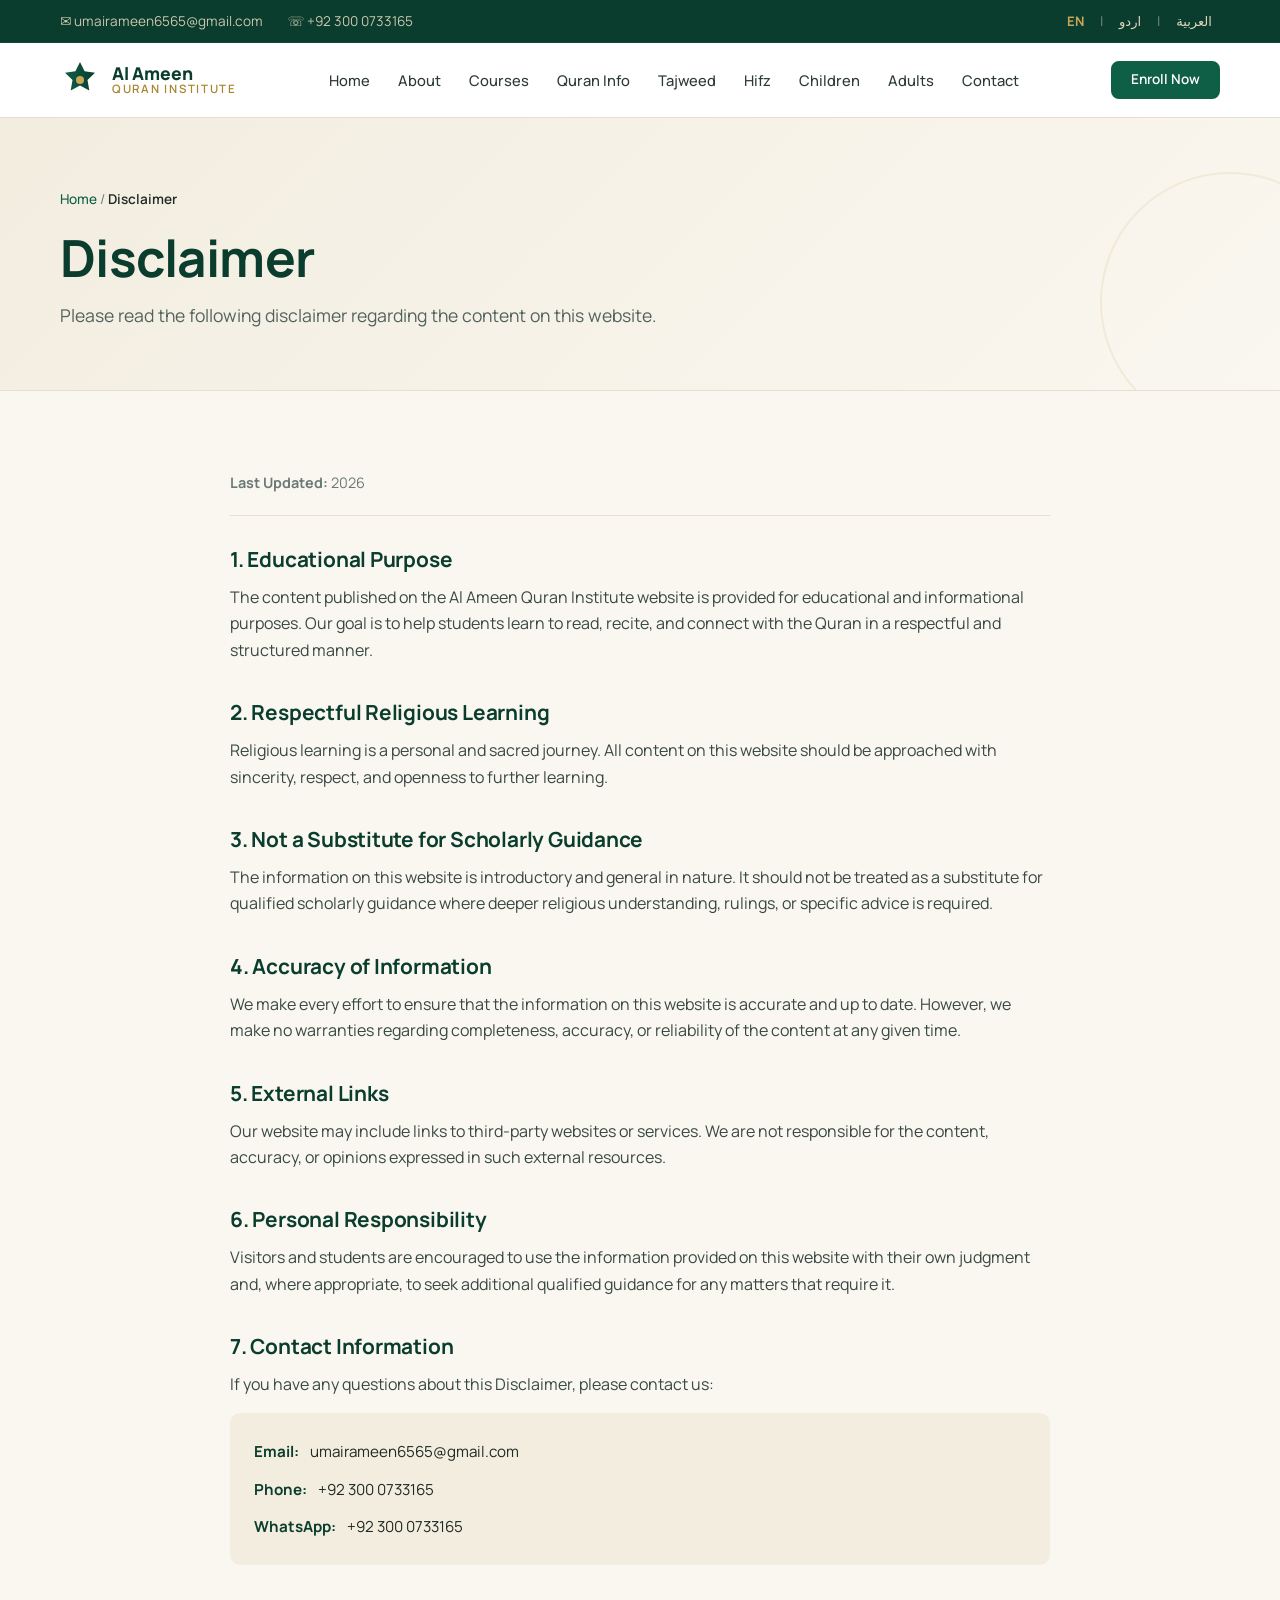
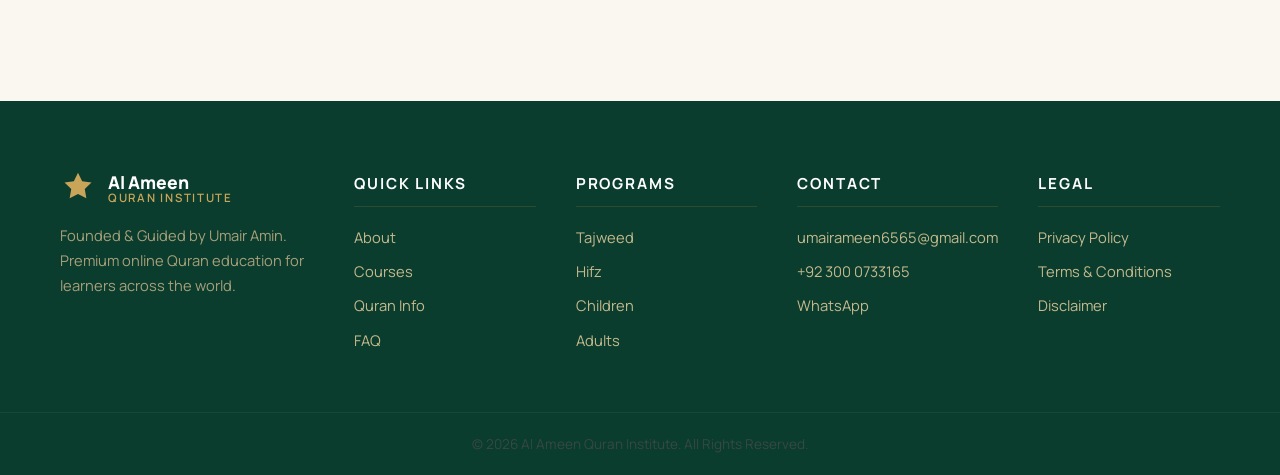
<file: disclaimer.html>
<!DOCTYPE html>
<html lang="en" dir="ltr">
<head>
<meta charset="UTF-8" />
<meta name="viewport" content="width=device-width, initial-scale=1.0" />
<title>Disclaimer | Al Ameen Quran Institute</title>
<meta name="description" content="Disclaimer for the Al Ameen Quran Institute website — the nature and scope of the educational content provided." />
<link rel="canonical" href="https://YOUR-DOMAIN-HERE/disclaimer.html" />
<meta name="robots" content="index,follow" />
<meta property="og:type" content="website" />
<meta property="og:title" content="Disclaimer | Al Ameen Quran Institute" />
<meta property="og:description" content="About the educational nature of our content." />
<meta property="og:url" content="https://YOUR-DOMAIN-HERE/disclaimer.html" />
<meta property="og:image" content="assets/images/og-cover.jpg" />
<meta name="twitter:card" content="summary_large_image" />
<link rel="preconnect" href="https://fonts.googleapis.com" />
<link rel="preconnect" href="https://fonts.gstatic.com" crossorigin />
<link href="https://fonts.googleapis.com/css2?family=Manrope:wght@400;500;600;700;800&family=Noto+Naskh+Arabic:wght@400;500;600;700&family=Noto+Nastaliq+Urdu:wght@400;500;600;700&display=swap" rel="stylesheet" />
<link rel="stylesheet" href="css/style.css" />
<link rel="icon" type="image/svg+xml" href="assets/icons/favicon.svg" />
</head>
<body>

<div class="topbar">
  <div class="container topbar__inner">
    <div class="topbar__contact">
      <a href="mailto:umairameen6565@gmail.com">✉ umairameen6565@gmail.com</a>
      <a href="tel:+923000733165">☏ +92 300 0733165</a>
    </div>
    <div class="lang-switcher"><button class="lang-btn active" data-lang="en">EN</button><span>|</span><button class="lang-btn" data-lang="ur">اردو</button><span>|</span><button class="lang-btn" data-lang="ar">العربية</button></div>
  </div>
</div>

<header class="site-header" id="siteHeader">
  <div class="container header__inner">
    <a href="index.html" class="brand">
      <span class="brand__mark"><svg viewBox="0 0 40 40" width="40" height="40"><defs><linearGradient id="g13" x1="0" x2="1"><stop offset="0" stop-color="#0f5e46"/><stop offset="1" stop-color="#0a3d2e"/></linearGradient></defs><path fill="url(#g13)" d="M20 2l4.6 9.3 10.4 1.5-7.5 7.3 1.8 10.3L20 25.6l-9.3 4.8 1.8-10.3L5 12.8l10.4-1.5z"/><circle cx="20" cy="20" r="4" fill="#c9a55a"/></svg></span>
      <span class="brand__text"><strong>Al Ameen</strong><em>Quran Institute</em></span>
    </a>
    <nav class="nav" id="mainNav" aria-label="Primary navigation">
      <ul>
        <li><a href="index.html" data-i18n="nav.home">Home</a></li>
        <li><a href="about.html" data-i18n="nav.about">About</a></li>
        <li><a href="courses.html" data-i18n="nav.courses">Courses</a></li>
        <li><a href="quran-information.html" data-i18n="nav.quran">Quran Info</a></li>
        <li><a href="tajweed.html" data-i18n="nav.tajweed">Tajweed</a></li>
        <li><a href="hifz.html" data-i18n="nav.hifz">Hifz</a></li>
        <li><a href="children-quran.html" data-i18n="nav.children">Children</a></li>
        <li><a href="adults-quran.html" data-i18n="nav.adults">Adults</a></li>
        <li><a href="contact.html" data-i18n="nav.contact">Contact</a></li>
      </ul>
    </nav>
    <div class="header__actions">
      <a href="contact.html" class="btn btn--primary btn--sm" data-i18n="nav.enroll">Enroll Now</a>
      <button class="hamburger" id="hamburger" aria-label="Open menu" aria-expanded="false"><span></span><span></span><span></span></button>
    </div>
  </div>
</header>

<section class="page-hero">
  <div class="container">
    <nav class="breadcrumbs" aria-label="Breadcrumb"><a href="index.html">Home</a> / <span>Disclaimer</span></nav>
    <h1 data-i18n="disc.title">Disclaimer</h1>
    <p data-i18n="disc.lead">Please read the following disclaimer regarding the content on this website.</p>
  </div>
</section>

<section class="section">
  <div class="container legal">
    <p class="legal__meta"><strong data-i18n="legal.updated">Last Updated:</strong> 2026</p>

    <article class="legal__block">
      <h2 data-i18n="disc.h1">1. Educational Purpose</h2>
      <p data-i18n="disc.p1">The content published on the Al Ameen Quran Institute website is provided for educational and informational purposes. Our goal is to help students learn to read, recite, and connect with the Quran in a respectful and structured manner.</p>
    </article>

    <article class="legal__block">
      <h2 data-i18n="disc.h2">2. Respectful Religious Learning</h2>
      <p data-i18n="disc.p2">Religious learning is a personal and sacred journey. All content on this website should be approached with sincerity, respect, and openness to further learning.</p>
    </article>

    <article class="legal__block">
      <h2 data-i18n="disc.h3">3. Not a Substitute for Scholarly Guidance</h2>
      <p data-i18n="disc.p3">The information on this website is introductory and general in nature. It should not be treated as a substitute for qualified scholarly guidance where deeper religious understanding, rulings, or specific advice is required.</p>
    </article>

    <article class="legal__block">
      <h2 data-i18n="disc.h4">4. Accuracy of Information</h2>
      <p data-i18n="disc.p4">We make every effort to ensure that the information on this website is accurate and up to date. However, we make no warranties regarding completeness, accuracy, or reliability of the content at any given time.</p>
    </article>

    <article class="legal__block">
      <h2 data-i18n="disc.h5">5. External Links</h2>
      <p data-i18n="disc.p5">Our website may include links to third-party websites or services. We are not responsible for the content, accuracy, or opinions expressed in such external resources.</p>
    </article>

    <article class="legal__block">
      <h2 data-i18n="disc.h6">6. Personal Responsibility</h2>
      <p data-i18n="disc.p6">Visitors and students are encouraged to use the information provided on this website with their own judgment and, where appropriate, to seek additional qualified guidance for any matters that require it.</p>
    </article>

    <article class="legal__block">
      <h2 data-i18n="disc.h7">7. Contact Information</h2>
      <p data-i18n="disc.p7">If you have any questions about this Disclaimer, please contact us:</p>
      <ul class="legal__contact">
        <li><strong>Email:</strong> <a href="mailto:umairameen6565@gmail.com">umairameen6565@gmail.com</a></li>
        <li><strong>Phone:</strong> <a href="tel:+923000733165">+92 300 0733165</a></li>
        <li><strong>WhatsApp:</strong> <a href="https://wa.me/923000733165" target="_blank" rel="noopener">+92 300 0733165</a></li>
      </ul>
    </article>
  </div>
</section>

<footer class="footer">
  <div class="container footer__grid">
    <div class="footer__brand">
      <a href="index.html" class="brand brand--light">
        <span class="brand__mark"><svg viewBox="0 0 40 40" width="36" height="36"><path fill="#c9a55a" d="M20 2l4.6 9.3 10.4 1.5-7.5 7.3 1.8 10.3L20 25.6l-9.3 4.8 1.8-10.3L5 12.8l10.4-1.5z"/></svg></span>
        <span class="brand__text"><strong>Al Ameen</strong><em>Quran Institute</em></span>
      </a>
      <p data-i18n="footer.tag">Founded &amp; Guided by Umair Amin. Premium online Quran education for learners across the world.</p>
    </div>
    <div><h4 data-i18n="footer.links">Quick Links</h4><ul><li><a href="about.html" data-i18n="nav.about">About</a></li><li><a href="courses.html" data-i18n="nav.courses">Courses</a></li><li><a href="quran-information.html" data-i18n="nav.quran">Quran Info</a></li><li><a href="faq.html" data-i18n="nav.faq">FAQ</a></li></ul></div>
    <div><h4 data-i18n="footer.programs">Programs</h4><ul><li><a href="tajweed.html" data-i18n="nav.tajweed">Tajweed</a></li><li><a href="hifz.html" data-i18n="nav.hifz">Hifz</a></li><li><a href="children-quran.html" data-i18n="nav.children">Children</a></li><li><a href="adults-quran.html" data-i18n="nav.adults">Adults</a></li></ul></div>
    <div><h4 data-i18n="footer.contact">Contact</h4><ul><li><a href="mailto:umairameen6565@gmail.com">umairameen6565@gmail.com</a></li><li><a href="tel:+923000733165">+92 300 0733165</a></li><li><a href="https://wa.me/923000733165" target="_blank" rel="noopener">WhatsApp</a></li></ul></div>
    <div><h4 data-i18n="footer.legal">Legal</h4><ul><li><a href="privacy-policy.html" data-i18n="footer.privacy">Privacy Policy</a></li><li><a href="terms.html" data-i18n="footer.terms">Terms &amp; Conditions</a></li><li><a href="disclaimer.html" data-i18n="footer.disclaimer">Disclaimer</a></li></ul></div>
  </div>
  <div class="footer__bottom"><div class="container"><p>© 2026 Al Ameen Quran Institute. <span data-i18n="footer.rights">All Rights Reserved.</span></p></div></div>
</footer>

<button class="back-to-top" id="backToTop" aria-label="Back to top">↑</button>
<script src="js/app.js"></script>
</body>
</html>
</file>
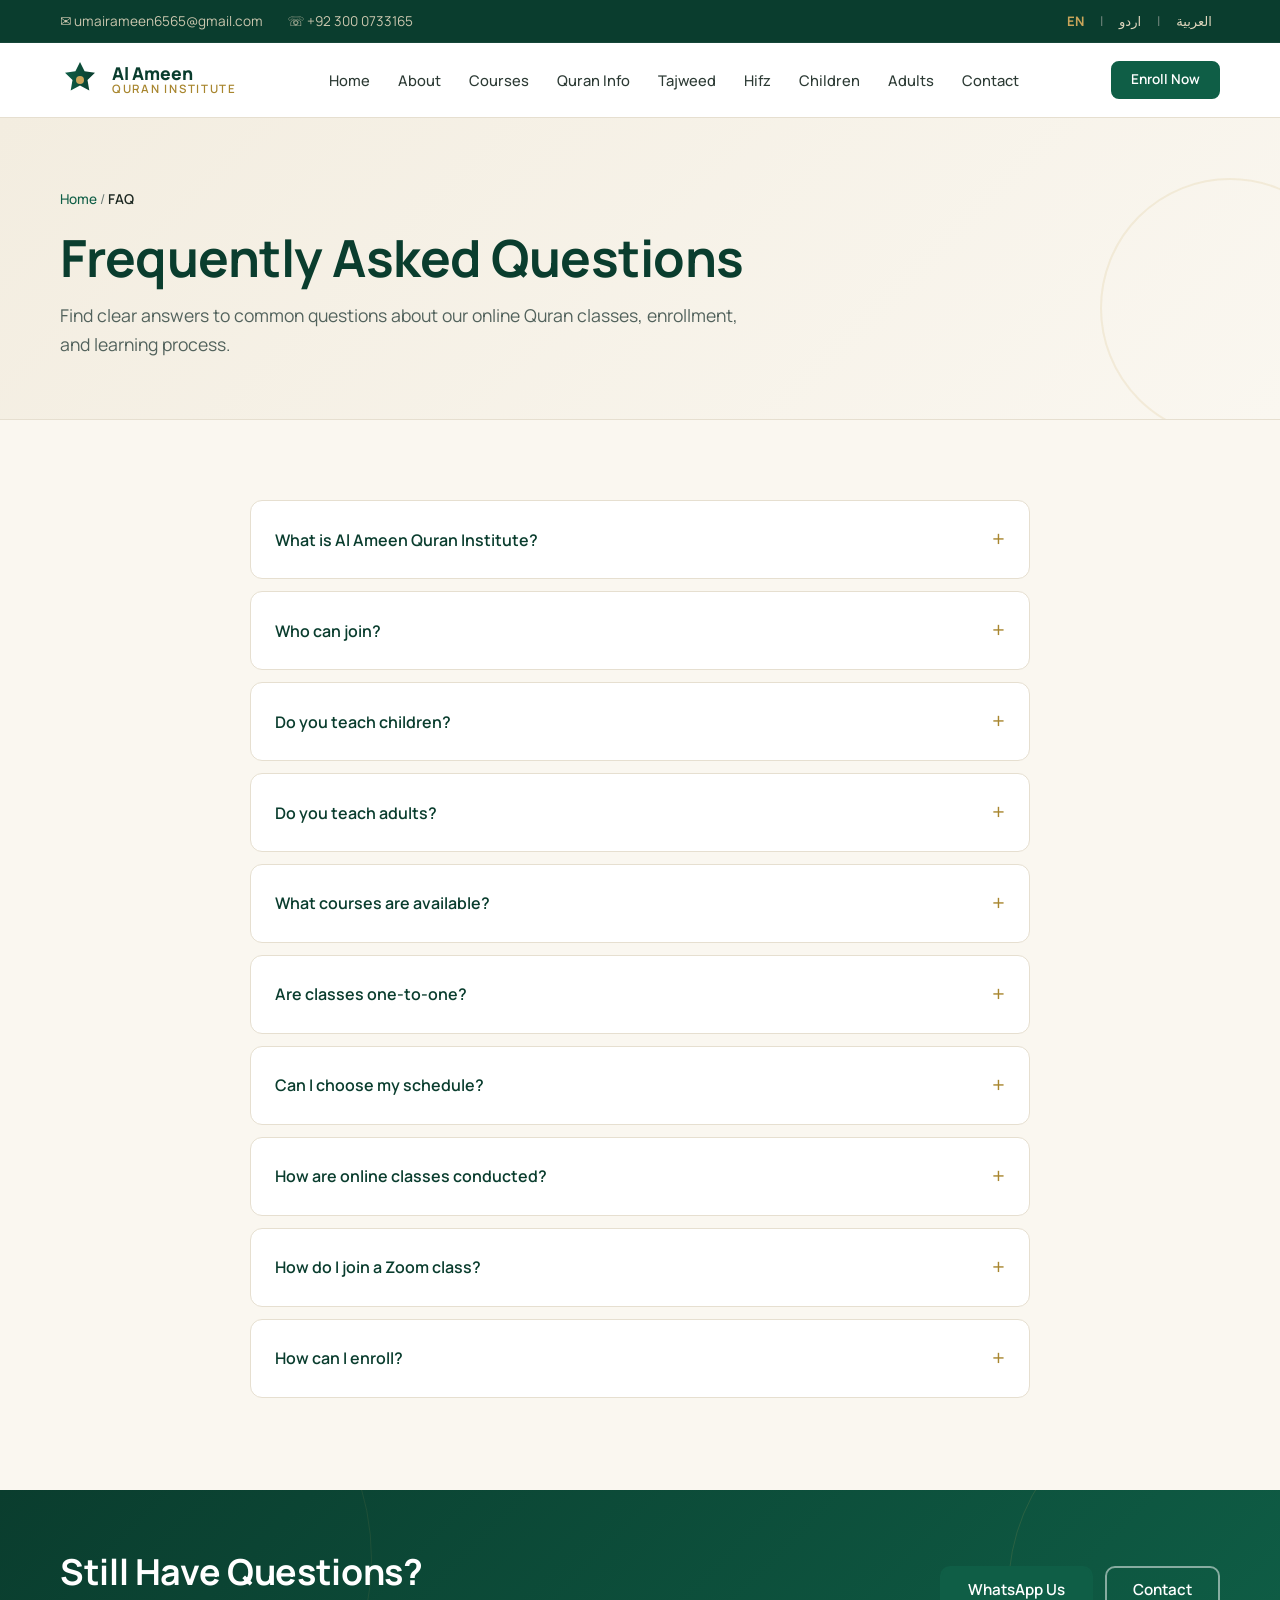
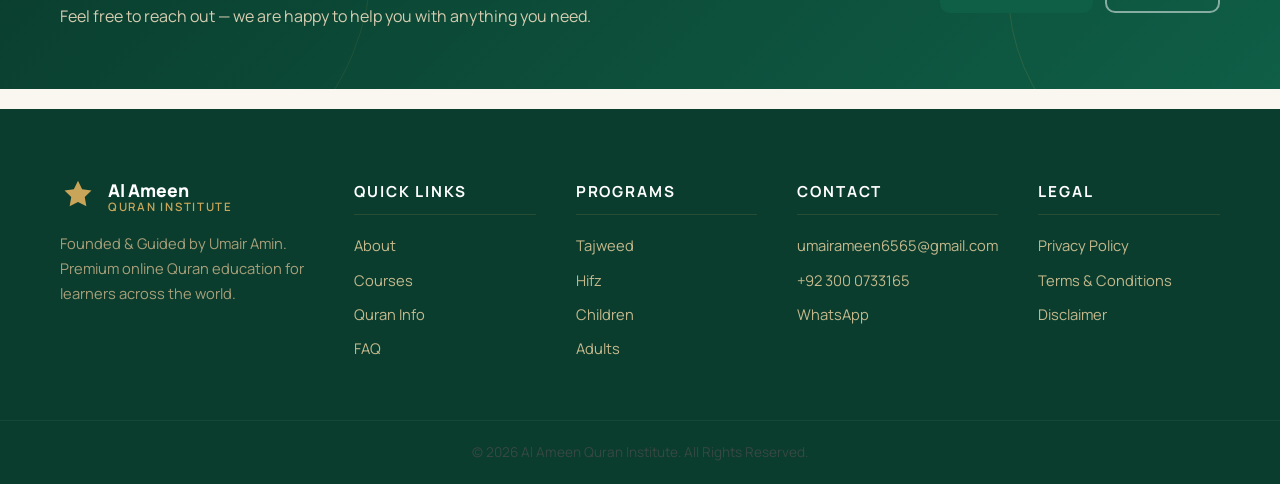
<file: faq.html>
<!DOCTYPE html>
<html lang="en" dir="ltr">
<head>
<meta charset="UTF-8" />
<meta name="viewport" content="width=device-width, initial-scale=1.0" />
<title>FAQ | Al Ameen Quran Institute</title>
<meta name="description" content="Frequently asked questions about Al Ameen Quran Institute — enrollment, classes, courses, scheduling, and online learning." />
<link rel="canonical" href="https://YOUR-DOMAIN-HERE/faq.html" />
<meta property="og:type" content="website" />
<meta property="og:title" content="FAQ | Al Ameen Quran Institute" />
<meta property="og:description" content="Find answers to common questions about our online Quran classes." />
<meta property="og:url" content="https://YOUR-DOMAIN-HERE/faq.html" />
<meta property="og:image" content="assets/images/og-cover.jpg" />
<meta name="twitter:card" content="summary_large_image" />
<link rel="preconnect" href="https://fonts.googleapis.com" />
<link rel="preconnect" href="https://fonts.gstatic.com" crossorigin />
<link href="https://fonts.googleapis.com/css2?family=Manrope:wght@400;500;600;700;800&family=Noto+Naskh+Arabic:wght@400;500;600;700&family=Noto+Nastaliq+Urdu:wght@400;500;600;700&display=swap" rel="stylesheet" />
<link rel="stylesheet" href="css/style.css" />
<link rel="icon" type="image/svg+xml" href="assets/icons/favicon.svg" />

<!-- FAQ Schema -->
<script type="application/ld+json">
{
  "@context": "https://schema.org",
  "@type": "FAQPage",
  "mainEntity": [
    {
      "@type": "Question",
      "name": "What is Al Ameen Quran Institute?",
      "acceptedAnswer": {
        "@type": "Answer",
        "text": "Al Ameen Quran Institute is an online Quran learning platform founded and guided by Umair Amin, offering one-to-one classes to students worldwide."
      }
    },
    {
      "@type": "Question",
      "name": "Who can join?",
      "acceptedAnswer": {
        "@type": "Answer",
        "text": "Students of all ages and levels — children, teenagers, and adults — are welcome to enroll."
      }
    },
    {
      "@type": "Question",
      "name": "Do you teach children?",
      "acceptedAnswer": {
        "@type": "Answer",
        "text": "Yes. We offer age-appropriate Quran lessons for children with short sessions, encouragement, and parent communication."
      }
    },
    {
      "@type": "Question",
      "name": "Do you teach adults?",
      "acceptedAnswer": {
        "@type": "Answer",
        "text": "Yes. Our adult programs are respectful, private, and flexible, designed for beginners and improvers alike."
      }
    },
    {
      "@type": "Question",
      "name": "What courses are available?",
      "acceptedAnswer": {
        "@type": "Answer",
        "text": "We offer Quran Reading, Quran with Tajweed, Hifz / Memorization, Quran for Beginners, Quran for Children, Quran for Adults, Daily Quran Learning, and Islamic Studies."
      }
    },
    {
      "@type": "Question",
      "name": "Are classes one-to-one?",
      "acceptedAnswer": {
        "@type": "Answer",
        "text": "Yes. All classes are personal, one-to-one sessions for focused, effective learning."
      }
    },
    {
      "@type": "Question",
      "name": "Can I choose my schedule?",
      "acceptedAnswer": {
        "@type": "Answer",
        "text": "Yes. You can choose your preferred days and times when enrolling."
      }
    },
    {
      "@type": "Question",
      "name": "How are online classes conducted?",
      "acceptedAnswer": {
        "@type": "Answer",
        "text": "Classes are held live online through Zoom at your scheduled time."
      }
    },
    {
      "@type": "Question",
      "name": "How do I join a Zoom class?",
      "acceptedAnswer": {
        "@type": "Answer",
        "text": "After enrollment, you will receive a Zoom link, Meeting ID, and Password. You can join from any device."
      }
    },
    {
      "@type": "Question",
      "name": "How can I enroll?",
      "acceptedAnswer": {
        "@type": "Answer",
        "text": "You can enroll by contacting us via WhatsApp, email, or the enrollment form on our Contact page."
      }
    }
  ]
}
</script>
</head>
<body>

<div class="topbar">
  <div class="container topbar__inner">
    <div class="topbar__contact">
      <a href="mailto:umairameen6565@gmail.com">✉ umairameen6565@gmail.com</a>
      <a href="tel:+923000733165">☏ +92 300 0733165</a>
    </div>
    <div class="lang-switcher"><button class="lang-btn active" data-lang="en">EN</button><span>|</span><button class="lang-btn" data-lang="ur">اردو</button><span>|</span><button class="lang-btn" data-lang="ar">العربية</button></div>
  </div>
</div>

<header class="site-header" id="siteHeader">
  <div class="container header__inner">
    <a href="index.html" class="brand">
      <span class="brand__mark"><svg viewBox="0 0 40 40" width="40" height="40"><defs><linearGradient id="g10" x1="0" x2="1"><stop offset="0" stop-color="#0f5e46"/><stop offset="1" stop-color="#0a3d2e"/></linearGradient></defs><path fill="url(#g10)" d="M20 2l4.6 9.3 10.4 1.5-7.5 7.3 1.8 10.3L20 25.6l-9.3 4.8 1.8-10.3L5 12.8l10.4-1.5z"/><circle cx="20" cy="20" r="4" fill="#c9a55a"/></svg></span>
      <span class="brand__text"><strong>Al Ameen</strong><em>Quran Institute</em></span>
    </a>
    <nav class="nav" id="mainNav" aria-label="Primary navigation">
      <ul>
        <li><a href="index.html" data-i18n="nav.home">Home</a></li>
        <li><a href="about.html" data-i18n="nav.about">About</a></li>
        <li><a href="courses.html" data-i18n="nav.courses">Courses</a></li>
        <li><a href="quran-information.html" data-i18n="nav.quran">Quran Info</a></li>
        <li><a href="tajweed.html" data-i18n="nav.tajweed">Tajweed</a></li>
        <li><a href="hifz.html" data-i18n="nav.hifz">Hifz</a></li>
        <li><a href="children-quran.html" data-i18n="nav.children">Children</a></li>
        <li><a href="adults-quran.html" data-i18n="nav.adults">Adults</a></li>
        <li><a href="contact.html" data-i18n="nav.contact">Contact</a></li>
      </ul>
    </nav>
    <div class="header__actions">
      <a href="contact.html" class="btn btn--primary btn--sm" data-i18n="nav.enroll">Enroll Now</a>
      <button class="hamburger" id="hamburger" aria-label="Open menu" aria-expanded="false"><span></span><span></span><span></span></button>
    </div>
  </div>
</header>

<section class="page-hero">
  <div class="container">
    <nav class="breadcrumbs" aria-label="Breadcrumb"><a href="index.html">Home</a> / <span>FAQ</span></nav>
    <h1 data-i18n="faq.page.title">Frequently Asked Questions</h1>
    <p data-i18n="faq.page.lead">Find clear answers to common questions about our online Quran classes, enrollment, and learning process.</p>
  </div>
</section>

<section class="section">
  <div class="container faq" id="faq">

    <details class="faq__item">
      <summary data-i18n="faq.q1">What is Al Ameen Quran Institute?</summary>
      <p data-i18n="faq.a1">Al Ameen Quran Institute is an online Quran learning platform founded and guided by Umair Amin, offering one-to-one classes to students worldwide.</p>
    </details>

    <details class="faq__item">
      <summary data-i18n="faq.q2">Who can join?</summary>
      <p data-i18n="faq.a2">Students of all ages and levels — children, teenagers, and adults — are welcome to enroll.</p>
    </details>

    <details class="faq__item">
      <summary data-i18n="faq.q6">Do you teach children?</summary>
      <p data-i18n="faq.a6">Yes. We offer age-appropriate Quran lessons for children with short sessions, encouragement, and parent communication.</p>
    </details>

    <details class="faq__item">
      <summary data-i18n="faq.q7">Do you teach adults?</summary>
      <p data-i18n="faq.a7">Yes. Our adult programs are respectful, private, and flexible — designed for beginners and improvers alike.</p>
    </details>

    <details class="faq__item">
      <summary data-i18n="faq.q8">What courses are available?</summary>
      <p data-i18n="faq.a8">We offer Quran Reading, Quran with Tajweed, Hifz / Memorization, Quran for Beginners, Quran for Children, Quran for Adults, Daily Quran Learning, and Islamic Studies.</p>
    </details>

    <details class="faq__item">
      <summary data-i18n="faq.q3">Are classes one-to-one?</summary>
      <p data-i18n="faq.a3">Yes. Our classes are designed as personal, one-to-one sessions for focused learning.</p>
    </details>

    <details class="faq__item">
      <summary data-i18n="faq.q9">Can I choose my schedule?</summary>
      <p data-i18n="faq.a9">Yes. You can choose your preferred days and times when enrolling.</p>
    </details>

    <details class="faq__item">
      <summary data-i18n="faq.q4">How are online classes conducted?</summary>
      <p data-i18n="faq.a4">Classes are held live online through Zoom at your scheduled time.</p>
    </details>

    <details class="faq__item">
      <summary data-i18n="faq.q10">How do I join a Zoom class?</summary>
      <p data-i18n="faq.a10">After enrollment, you will receive a Zoom link, Meeting ID, and Password. You can join from any device — computer, tablet, or phone.</p>
    </details>

    <details class="faq__item">
      <summary data-i18n="faq.q5">How can I enroll?</summary>
      <p data-i18n="faq.a5">You can enroll by contacting us via WhatsApp, email, or the enrollment form on our Contact page.</p>
    </details>

  </div>
</section>

<section class="cta-band">
  <div class="container cta-band__inner">
    <div>
      <h2 data-i18n="faq.cta.title">Still Have Questions?</h2>
      <p data-i18n="faq.cta.lead">Feel free to reach out — we are happy to help you with anything you need.</p>
    </div>
    <div class="cta-band__actions">
      <a href="https://wa.me/923000733165" class="btn btn--primary" target="_blank" rel="noopener">WhatsApp Us</a>
      <a href="contact.html" class="btn btn--outline" data-i18n="nav.contact">Contact Us</a>
    </div>
  </div>
</section>

<footer class="footer">
  <div class="container footer__grid">
    <div class="footer__brand">
      <a href="index.html" class="brand brand--light">
        <span class="brand__mark"><svg viewBox="0 0 40 40" width="36" height="36"><path fill="#c9a55a" d="M20 2l4.6 9.3 10.4 1.5-7.5 7.3 1.8 10.3L20 25.6l-9.3 4.8 1.8-10.3L5 12.8l10.4-1.5z"/></svg></span>
        <span class="brand__text"><strong>Al Ameen</strong><em>Quran Institute</em></span>
      </a>
      <p data-i18n="footer.tag">Founded &amp; Guided by Umair Amin. Premium online Quran education for learners across the world.</p>
    </div>
    <div><h4 data-i18n="footer.links">Quick Links</h4><ul><li><a href="about.html" data-i18n="nav.about">About</a></li><li><a href="courses.html" data-i18n="nav.courses">Courses</a></li><li><a href="quran-information.html" data-i18n="nav.quran">Quran Info</a></li><li><a href="faq.html" data-i18n="nav.faq">FAQ</a></li></ul></div>
    <div><h4 data-i18n="footer.programs">Programs</h4><ul><li><a href="tajweed.html" data-i18n="nav.tajweed">Tajweed</a></li><li><a href="hifz.html" data-i18n="nav.hifz">Hifz</a></li><li><a href="children-quran.html" data-i18n="nav.children">Children</a></li><li><a href="adults-quran.html" data-i18n="nav.adults">Adults</a></li></ul></div>
    <div><h4 data-i18n="footer.contact">Contact</h4><ul><li><a href="mailto:umairameen6565@gmail.com">umairameen6565@gmail.com</a></li><li><a href="tel:+923000733165">+92 300 0733165</a></li><li><a href="https://wa.me/923000733165" target="_blank" rel="noopener">WhatsApp</a></li></ul></div>
    <div><h4 data-i18n="footer.legal">Legal</h4><ul><li><a href="privacy-policy.html" data-i18n="footer.privacy">Privacy Policy</a></li><li><a href="terms.html" data-i18n="footer.terms">Terms &amp; Conditions</a></li><li><a href="disclaimer.html" data-i18n="footer.disclaimer">Disclaimer</a></li></ul></div>
  </div>
  <div class="footer__bottom"><div class="container"><p>© 2026 Al Ameen Quran Institute. <span data-i18n="footer.rights">All Rights Reserved.</span></p></div></div>
</footer>

<button class="back-to-top" id="backToTop" aria-label="Back to top">↑</button>
<script src="js/app.js"></script>
</body>
</html>
</file>
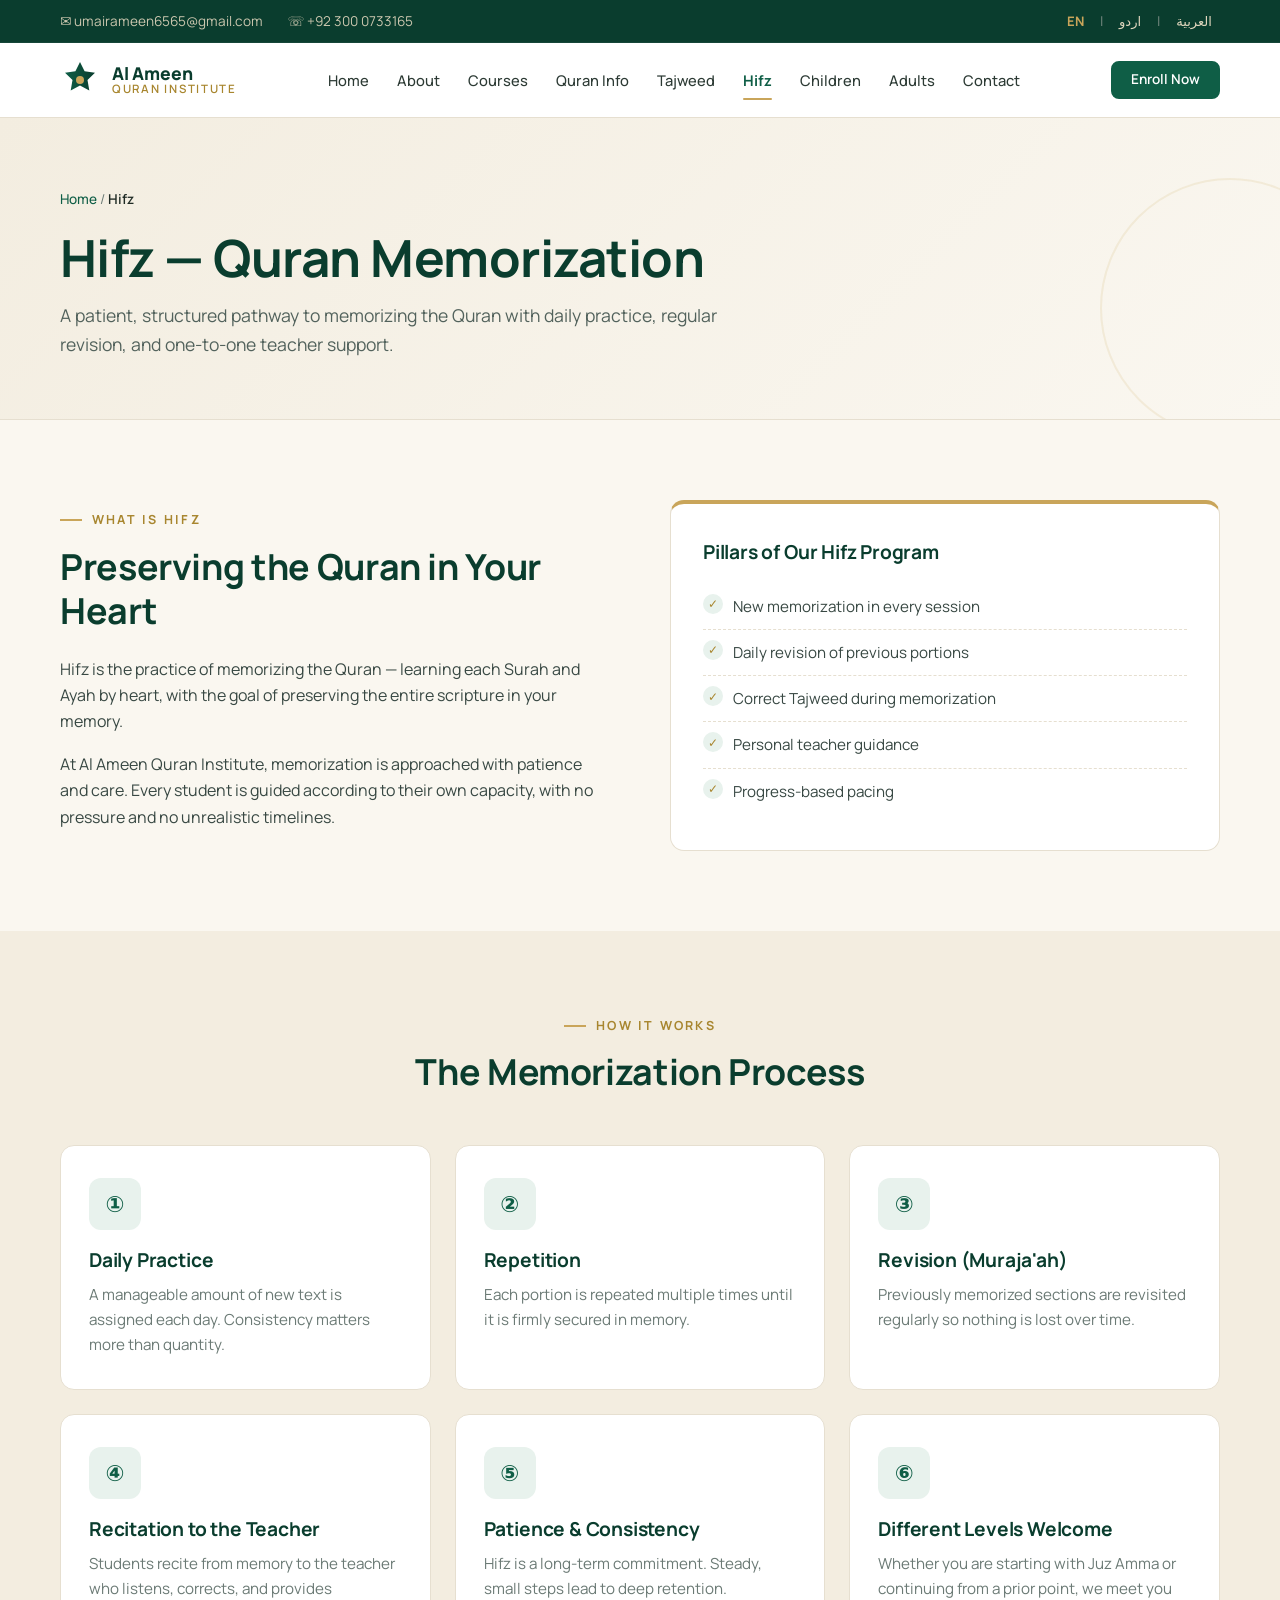
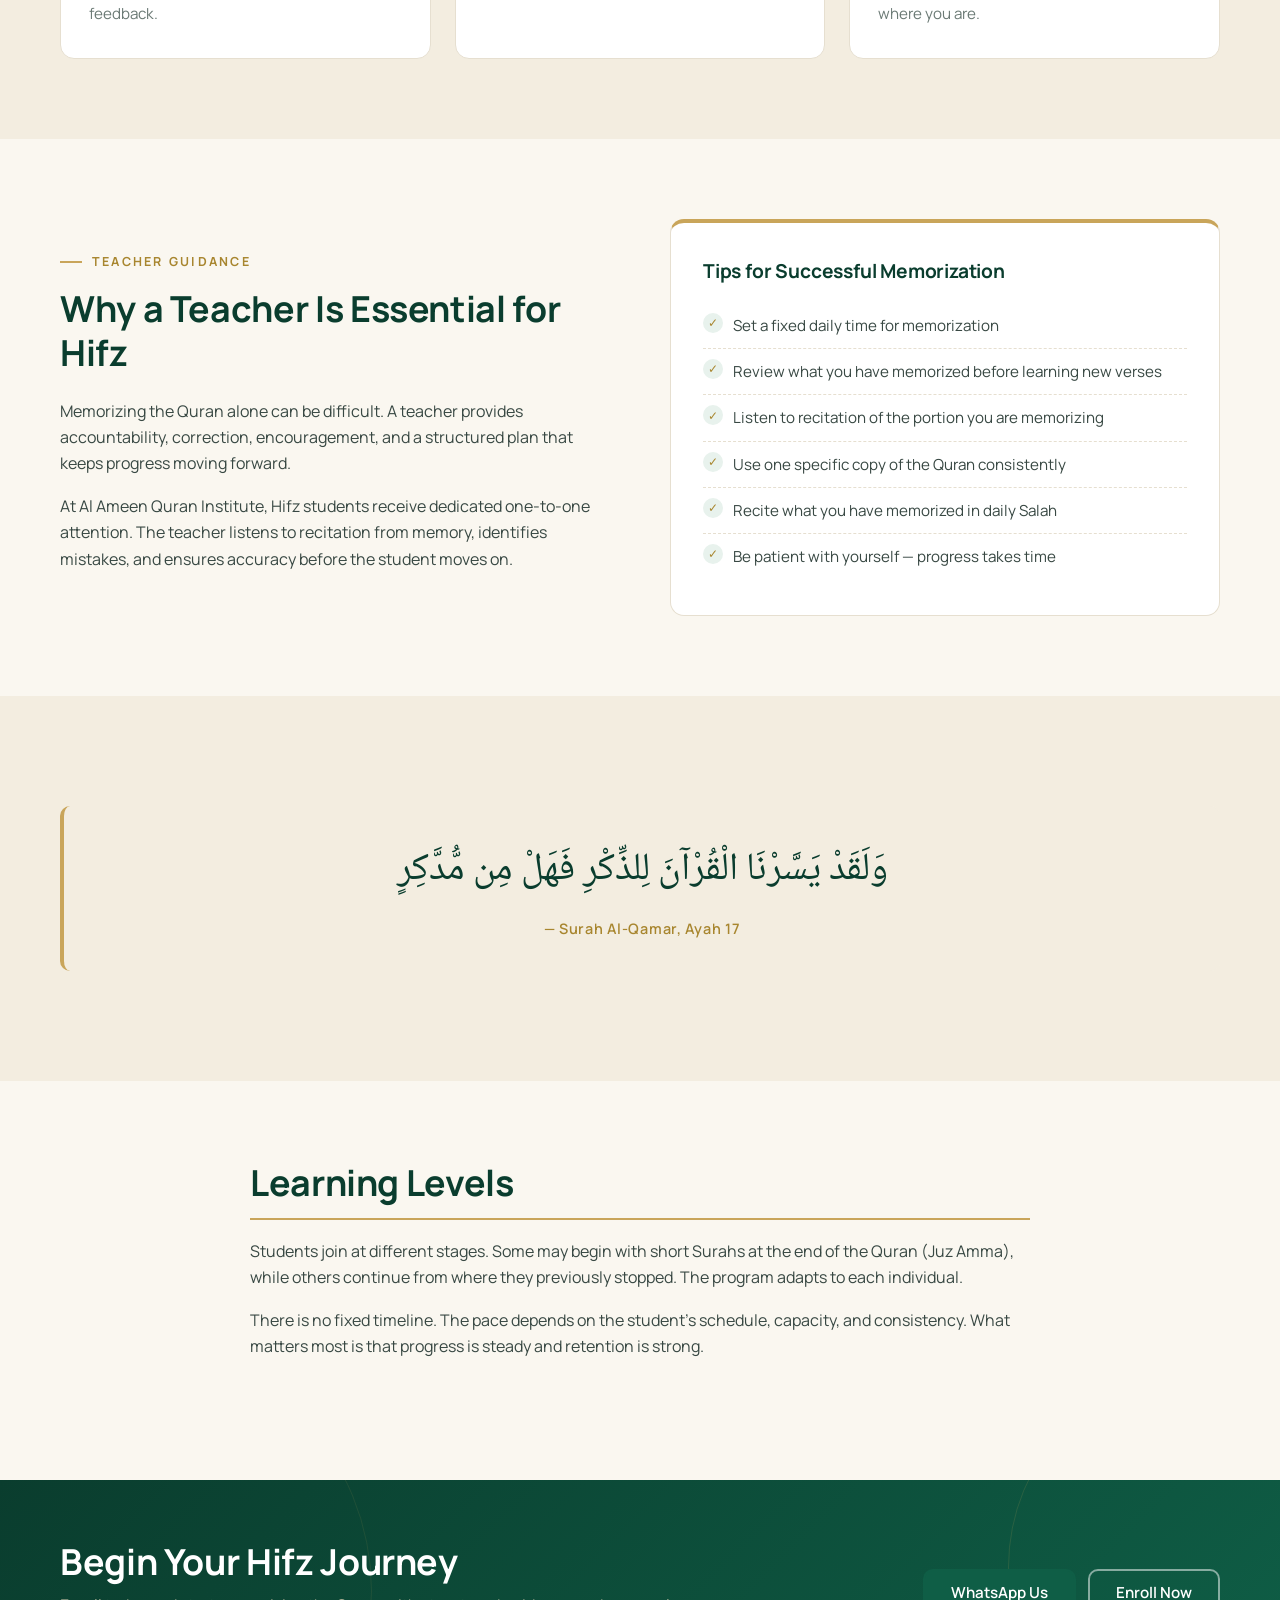
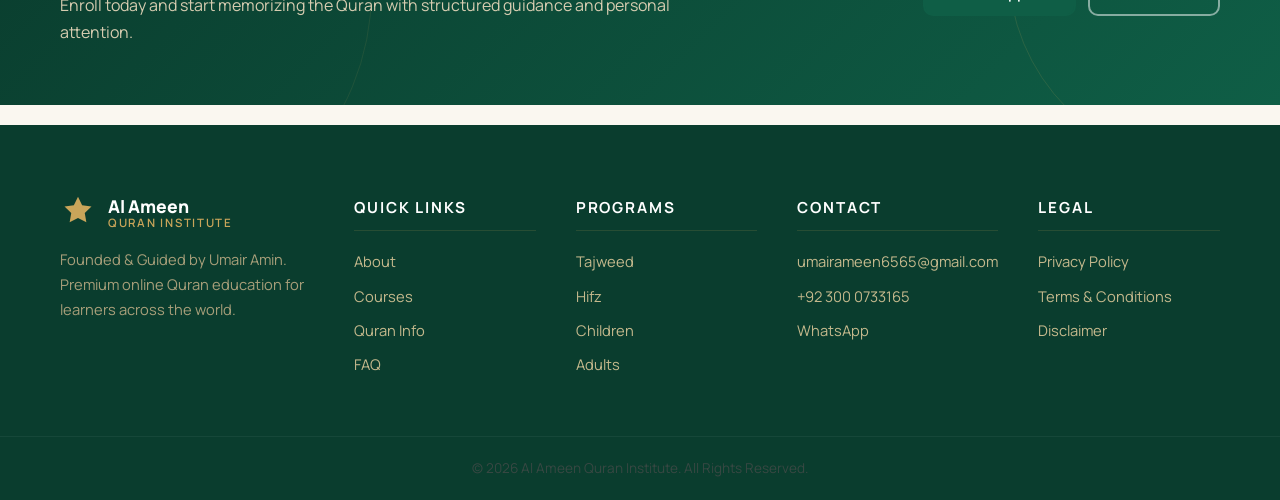
<file: hifz.html>
<!DOCTYPE html>
<html lang="en" dir="ltr">
<head>
<meta charset="UTF-8" />
<meta name="viewport" content="width=device-width, initial-scale=1.0" />
<title>Hifz / Quran Memorization | Al Ameen Quran Institute</title>
<meta name="description" content="Learn how to memorize the Quran (Hifz) online with structured guidance, daily practice, revision plans, and personal teacher support at Al Ameen Quran Institute." />
<link rel="canonical" href="https://YOUR-DOMAIN-HERE/hifz.html" />
<meta property="og:type" content="article" />
<meta property="og:title" content="Hifz — Online Quran Memorization | Al Ameen Quran Institute" />
<meta property="og:description" content="A structured, patient approach to memorizing the Quran with personal guidance." />
<meta property="og:url" content="https://YOUR-DOMAIN-HERE/hifz.html" />
<meta property="og:image" content="assets/images/og-cover.jpg" />
<meta name="twitter:card" content="summary_large_image" />
<link rel="preconnect" href="https://fonts.googleapis.com" />
<link rel="preconnect" href="https://fonts.gstatic.com" crossorigin />
<link href="https://fonts.googleapis.com/css2?family=Manrope:wght@400;500;600;700;800&family=Noto+Naskh+Arabic:wght@400;500;600;700&family=Noto+Nastaliq+Urdu:wght@400;500;600;700&display=swap" rel="stylesheet" />
<link rel="stylesheet" href="css/style.css" />
<link rel="icon" type="image/svg+xml" href="assets/icons/favicon.svg" />
</head>
<body>

<div class="topbar">
  <div class="container topbar__inner">
    <div class="topbar__contact">
      <a href="mailto:umairameen6565@gmail.com">✉ umairameen6565@gmail.com</a>
      <a href="tel:+923000733165">☏ +92 300 0733165</a>
    </div>
    <div class="lang-switcher"><button class="lang-btn active" data-lang="en">EN</button><span>|</span><button class="lang-btn" data-lang="ur">اردو</button><span>|</span><button class="lang-btn" data-lang="ar">العربية</button></div>
  </div>
</div>

<header class="site-header" id="siteHeader">
  <div class="container header__inner">
    <a href="index.html" class="brand">
      <span class="brand__mark"><svg viewBox="0 0 40 40" width="40" height="40"><defs><linearGradient id="g6" x1="0" x2="1"><stop offset="0" stop-color="#0f5e46"/><stop offset="1" stop-color="#0a3d2e"/></linearGradient></defs><path fill="url(#g6)" d="M20 2l4.6 9.3 10.4 1.5-7.5 7.3 1.8 10.3L20 25.6l-9.3 4.8 1.8-10.3L5 12.8l10.4-1.5z"/><circle cx="20" cy="20" r="4" fill="#c9a55a"/></svg></span>
      <span class="brand__text"><strong>Al Ameen</strong><em>Quran Institute</em></span>
    </a>
    <nav class="nav" id="mainNav" aria-label="Primary navigation">
      <ul>
        <li><a href="index.html" data-i18n="nav.home">Home</a></li>
        <li><a href="about.html" data-i18n="nav.about">About</a></li>
        <li><a href="courses.html" data-i18n="nav.courses">Courses</a></li>
        <li><a href="quran-information.html" data-i18n="nav.quran">Quran Info</a></li>
        <li><a href="tajweed.html" data-i18n="nav.tajweed">Tajweed</a></li>
        <li><a href="hifz.html" class="active" data-i18n="nav.hifz">Hifz</a></li>
        <li><a href="children-quran.html" data-i18n="nav.children">Children</a></li>
        <li><a href="adults-quran.html" data-i18n="nav.adults">Adults</a></li>
        <li><a href="contact.html" data-i18n="nav.contact">Contact</a></li>
      </ul>
    </nav>
    <div class="header__actions">
      <a href="contact.html" class="btn btn--primary btn--sm" data-i18n="nav.enroll">Enroll Now</a>
      <button class="hamburger" id="hamburger" aria-label="Open menu" aria-expanded="false"><span></span><span></span><span></span></button>
    </div>
  </div>
</header>

<section class="page-hero">
  <div class="container">
    <nav class="breadcrumbs" aria-label="Breadcrumb"><a href="index.html">Home</a> / <span>Hifz</span></nav>
    <h1 data-i18n="hifz.title">Hifz — Quran Memorization</h1>
    <p data-i18n="hifz.lead">A patient, structured pathway to memorizing the Quran with daily practice, regular revision, and one-to-one teacher support.</p>
  </div>
</section>

<section class="section">
  <div class="container two-col">
    <div>
      <span class="eyebrow" data-i18n="hifz.what.eyebrow">What Is Hifz</span>
      <h2 data-i18n="hifz.what.title">Preserving the Quran in Your Heart</h2>
      <p data-i18n="hifz.what.p1">Hifz is the practice of memorizing the Quran — learning each Surah and Ayah by heart, with the goal of preserving the entire scripture in your memory.</p>
      <p data-i18n="hifz.what.p2">At Al Ameen Quran Institute, memorization is approached with patience and care. Every student is guided according to their own capacity, with no pressure and no unrealistic timelines.</p>
    </div>
    <div class="info-card">
      <h3 data-i18n="hifz.pillars.title">Pillars of Our Hifz Program</h3>
      <ul class="ticks">
        <li data-i18n="hifz.pillar.1">New memorization in every session</li>
        <li data-i18n="hifz.pillar.2">Daily revision of previous portions</li>
        <li data-i18n="hifz.pillar.3">Correct Tajweed during memorization</li>
        <li data-i18n="hifz.pillar.4">Personal teacher guidance</li>
        <li data-i18n="hifz.pillar.5">Progress-based pacing</li>
      </ul>
    </div>
  </div>
</section>

<section class="section section--soft">
  <div class="container section__head">
    <span class="eyebrow" data-i18n="hifz.how.eyebrow">How It Works</span>
    <h2 data-i18n="hifz.how.title">The Memorization Process</h2>
  </div>
  <div class="container feature-grid">
    <div class="feature-card">
      <div class="feature-card__icon">①</div>
      <h3 data-i18n="hifz.h1t">Daily Practice</h3>
      <p data-i18n="hifz.h1d">A manageable amount of new text is assigned each day. Consistency matters more than quantity.</p>
    </div>
    <div class="feature-card">
      <div class="feature-card__icon">②</div>
      <h3 data-i18n="hifz.h2t">Repetition</h3>
      <p data-i18n="hifz.h2d">Each portion is repeated multiple times until it is firmly secured in memory.</p>
    </div>
    <div class="feature-card">
      <div class="feature-card__icon">③</div>
      <h3 data-i18n="hifz.h3t">Revision (Muraja'ah)</h3>
      <p data-i18n="hifz.h3d">Previously memorized sections are revisited regularly so nothing is lost over time.</p>
    </div>
    <div class="feature-card">
      <div class="feature-card__icon">④</div>
      <h3 data-i18n="hifz.h4t">Recitation to the Teacher</h3>
      <p data-i18n="hifz.h4d">Students recite from memory to the teacher who listens, corrects, and provides feedback.</p>
    </div>
    <div class="feature-card">
      <div class="feature-card__icon">⑤</div>
      <h3 data-i18n="hifz.h5t">Patience &amp; Consistency</h3>
      <p data-i18n="hifz.h5d">Hifz is a long-term commitment. Steady, small steps lead to deep retention.</p>
    </div>
    <div class="feature-card">
      <div class="feature-card__icon">⑥</div>
      <h3 data-i18n="hifz.h6t">Different Levels Welcome</h3>
      <p data-i18n="hifz.h6d">Whether you are starting with Juz Amma or continuing from a prior point, we meet you where you are.</p>
    </div>
  </div>
</section>

<section class="section">
  <div class="container two-col two-col--reverse">
    <div class="info-card">
      <h3 data-i18n="hifz.tips.title">Tips for Successful Memorization</h3>
      <ul class="ticks">
        <li data-i18n="hifz.tip.1">Set a fixed daily time for memorization</li>
        <li data-i18n="hifz.tip.2">Review what you have memorized before learning new verses</li>
        <li data-i18n="hifz.tip.3">Listen to recitation of the portion you are memorizing</li>
        <li data-i18n="hifz.tip.4">Use one specific copy of the Quran consistently</li>
        <li data-i18n="hifz.tip.5">Recite what you have memorized in daily Salah</li>
        <li data-i18n="hifz.tip.6">Be patient with yourself — progress takes time</li>
      </ul>
    </div>
    <div>
      <span class="eyebrow" data-i18n="hifz.guidance.eyebrow">Teacher Guidance</span>
      <h2 data-i18n="hifz.guidance.title">Why a Teacher Is Essential for Hifz</h2>
      <p data-i18n="hifz.guidance.p1">Memorizing the Quran alone can be difficult. A teacher provides accountability, correction, encouragement, and a structured plan that keeps progress moving forward.</p>
      <p data-i18n="hifz.guidance.p2">At Al Ameen Quran Institute, Hifz students receive dedicated one-to-one attention. The teacher listens to recitation from memory, identifies mistakes, and ensures accuracy before the student moves on.</p>
    </div>
  </div>
</section>

<section class="section section--soft">
  <div class="container center">
    <blockquote class="quote">
      <p lang="ar" dir="rtl" class="arabic-large">وَلَقَدْ يَسَّرْنَا الْقُرْآنَ لِلذِّكْرِ فَهَلْ مِن مُّدَّكِرٍ</p>
      <cite>— Surah Al-Qamar, Ayah 17</cite>
    </blockquote>
  </div>
</section>

<section class="section">
  <div class="container article">
    <article class="article__block">
      <h2 data-i18n="hifz.levels.title">Learning Levels</h2>
      <p data-i18n="hifz.levels.p1">Students join at different stages. Some may begin with short Surahs at the end of the Quran (Juz Amma), while others continue from where they previously stopped. The program adapts to each individual.</p>
      <p data-i18n="hifz.levels.p2">There is no fixed timeline. The pace depends on the student's schedule, capacity, and consistency. What matters most is that progress is steady and retention is strong.</p>
    </article>
  </div>
</section>

<section class="cta-band">
  <div class="container cta-band__inner">
    <div>
      <h2 data-i18n="hifz.cta.title">Begin Your Hifz Journey</h2>
      <p data-i18n="hifz.cta.lead">Enroll today and start memorizing the Quran with structured guidance and personal attention.</p>
    </div>
    <div class="cta-band__actions">
      <a href="https://wa.me/923000733165" class="btn btn--primary" target="_blank" rel="noopener">WhatsApp Us</a>
      <a href="contact.html" class="btn btn--outline" data-i18n="nav.enroll">Enroll Now</a>
    </div>
  </div>
</section>

<footer class="footer">
  <div class="container footer__grid">
    <div class="footer__brand">
      <a href="index.html" class="brand brand--light">
        <span class="brand__mark"><svg viewBox="0 0 40 40" width="36" height="36"><path fill="#c9a55a" d="M20 2l4.6 9.3 10.4 1.5-7.5 7.3 1.8 10.3L20 25.6l-9.3 4.8 1.8-10.3L5 12.8l10.4-1.5z"/></svg></span>
        <span class="brand__text"><strong>Al Ameen</strong><em>Quran Institute</em></span>
      </a>
      <p data-i18n="footer.tag">Founded &amp; Guided by Umair Amin. Premium online Quran education for learners across the world.</p>
    </div>
    <div><h4 data-i18n="footer.links">Quick Links</h4><ul><li><a href="about.html" data-i18n="nav.about">About</a></li><li><a href="courses.html" data-i18n="nav.courses">Courses</a></li><li><a href="quran-information.html" data-i18n="nav.quran">Quran Info</a></li><li><a href="faq.html" data-i18n="nav.faq">FAQ</a></li></ul></div>
    <div><h4 data-i18n="footer.programs">Programs</h4><ul><li><a href="tajweed.html" data-i18n="nav.tajweed">Tajweed</a></li><li><a href="hifz.html" data-i18n="nav.hifz">Hifz</a></li><li><a href="children-quran.html" data-i18n="nav.children">Children</a></li><li><a href="adults-quran.html" data-i18n="nav.adults">Adults</a></li></ul></div>
    <div><h4 data-i18n="footer.contact">Contact</h4><ul><li><a href="mailto:umairameen6565@gmail.com">umairameen6565@gmail.com</a></li><li><a href="tel:+923000733165">+92 300 0733165</a></li><li><a href="https://wa.me/923000733165" target="_blank" rel="noopener">WhatsApp</a></li></ul></div>
    <div><h4 data-i18n="footer.legal">Legal</h4><ul><li><a href="privacy-policy.html" data-i18n="footer.privacy">Privacy Policy</a></li><li><a href="terms.html" data-i18n="footer.terms">Terms &amp; Conditions</a></li><li><a href="disclaimer.html" data-i18n="footer.disclaimer">Disclaimer</a></li></ul></div>
  </div>
  <div class="footer__bottom"><div class="container"><p>© 2026 Al Ameen Quran Institute. <span data-i18n="footer.rights">All Rights Reserved.</span></p></div></div>
</footer>

<button class="back-to-top" id="backToTop" aria-label="Back to top">↑</button>
<script src="js/app.js"></script>
</body>
</html>
</file>
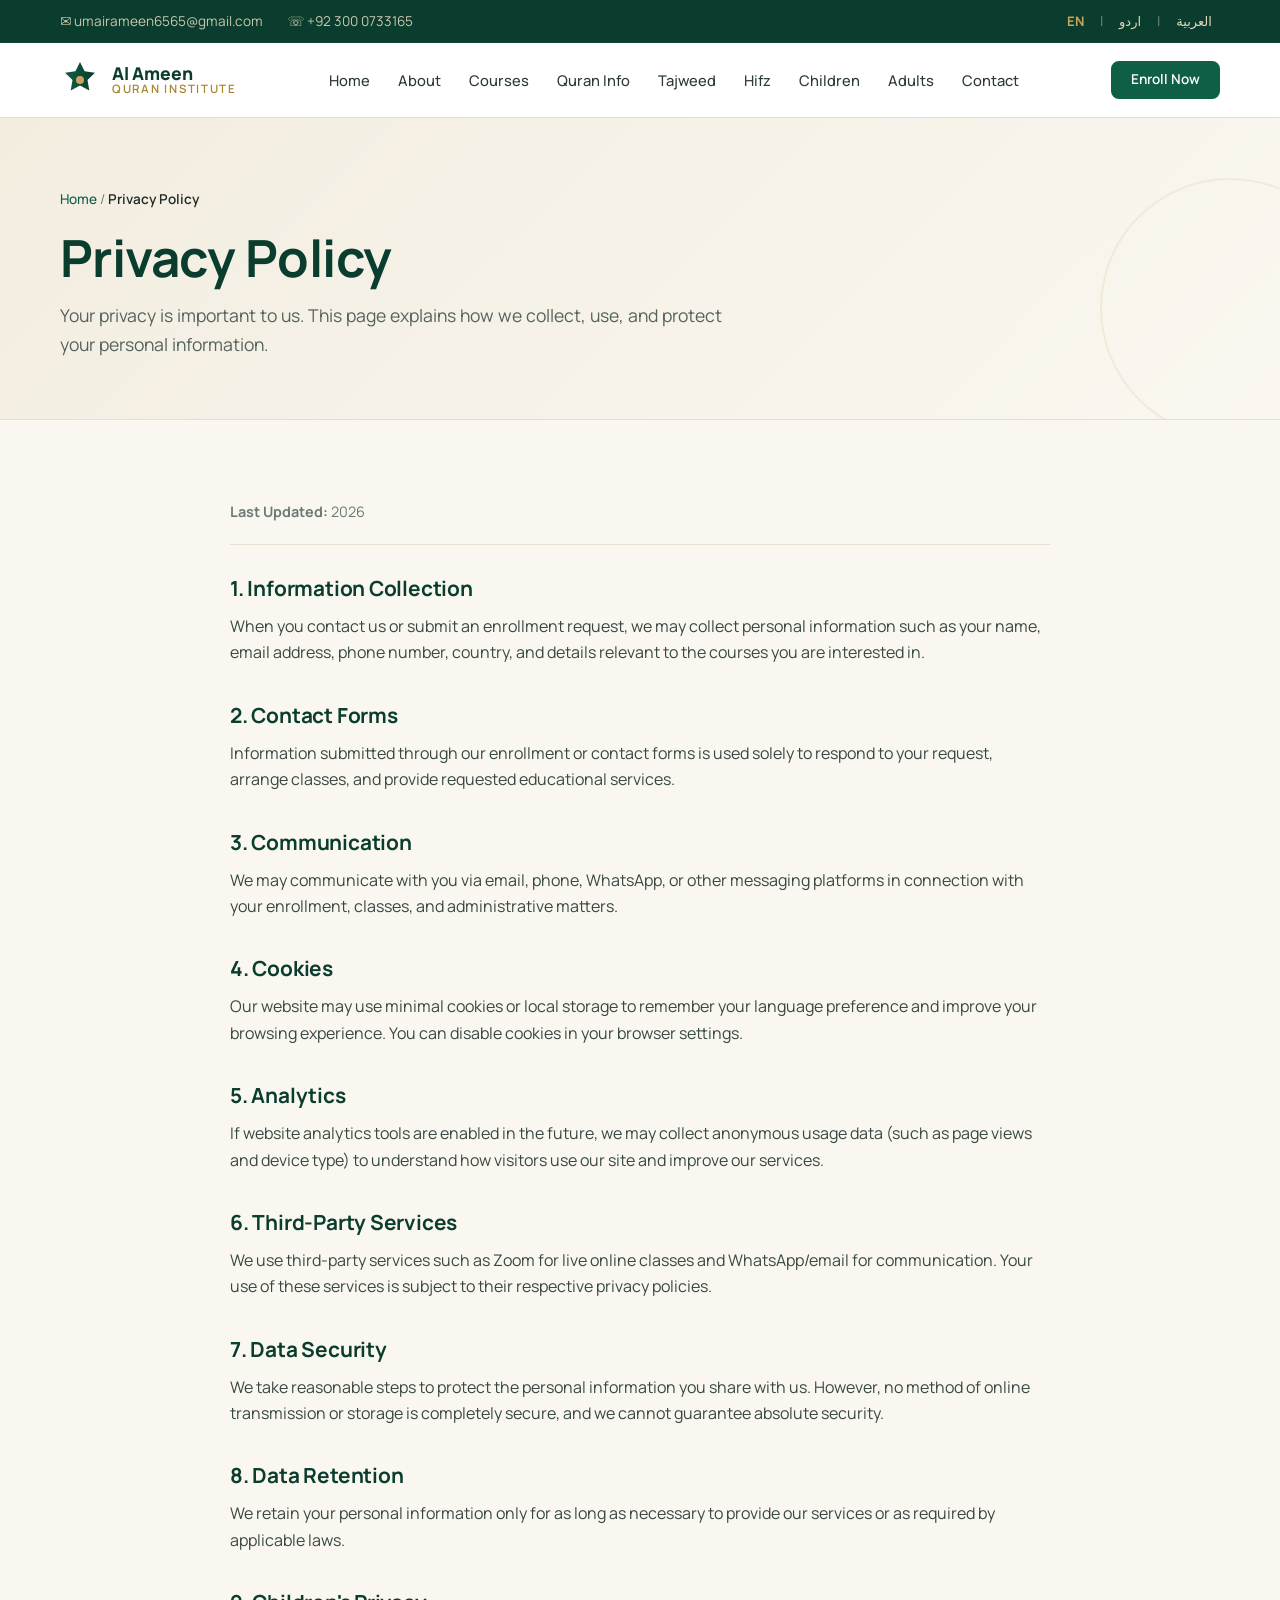
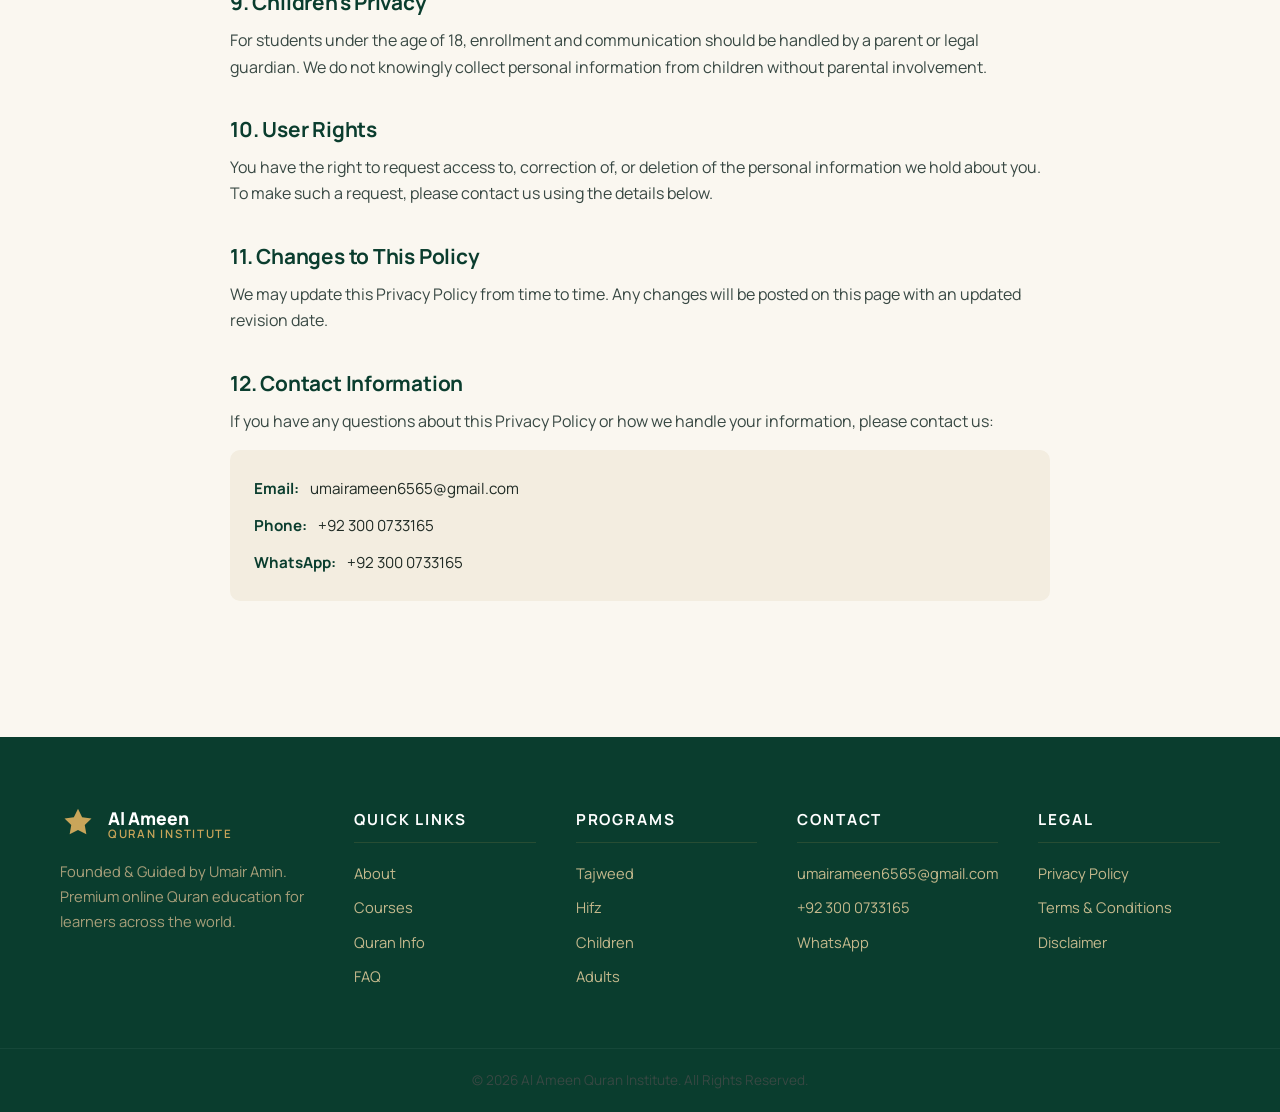
<file: privacy-policy.html>
<!DOCTYPE html>
<html lang="en" dir="ltr">
<head>
<meta charset="UTF-8" />
<meta name="viewport" content="width=device-width, initial-scale=1.0" />
<title>Privacy Policy | Al Ameen Quran Institute</title>
<meta name="description" content="Privacy Policy of Al Ameen Quran Institute — how we collect, use, and protect your personal information." />
<link rel="canonical" href="https://YOUR-DOMAIN-HERE/privacy-policy.html" />
<meta name="robots" content="index,follow" />
<meta property="og:type" content="website" />
<meta property="og:title" content="Privacy Policy | Al Ameen Quran Institute" />
<meta property="og:description" content="How we collect, use, and protect your personal information." />
<meta property="og:url" content="https://YOUR-DOMAIN-HERE/privacy-policy.html" />
<meta property="og:image" content="assets/images/og-cover.jpg" />
<meta name="twitter:card" content="summary_large_image" />
<link rel="preconnect" href="https://fonts.googleapis.com" />
<link rel="preconnect" href="https://fonts.gstatic.com" crossorigin />
<link href="https://fonts.googleapis.com/css2?family=Manrope:wght@400;500;600;700;800&family=Noto+Naskh+Arabic:wght@400;500;600;700&family=Noto+Nastaliq+Urdu:wght@400;500;600;700&display=swap" rel="stylesheet" />
<link rel="stylesheet" href="css/style.css" />
<link rel="icon" type="image/svg+xml" href="assets/icons/favicon.svg" />
</head>
<body>

<div class="topbar">
  <div class="container topbar__inner">
    <div class="topbar__contact">
      <a href="mailto:umairameen6565@gmail.com">✉ umairameen6565@gmail.com</a>
      <a href="tel:+923000733165">☏ +92 300 0733165</a>
    </div>
    <div class="lang-switcher"><button class="lang-btn active" data-lang="en">EN</button><span>|</span><button class="lang-btn" data-lang="ur">اردو</button><span>|</span><button class="lang-btn" data-lang="ar">العربية</button></div>
  </div>
</div>

<header class="site-header" id="siteHeader">
  <div class="container header__inner">
    <a href="index.html" class="brand">
      <span class="brand__mark"><svg viewBox="0 0 40 40" width="40" height="40"><defs><linearGradient id="g11" x1="0" x2="1"><stop offset="0" stop-color="#0f5e46"/><stop offset="1" stop-color="#0a3d2e"/></linearGradient></defs><path fill="url(#g11)" d="M20 2l4.6 9.3 10.4 1.5-7.5 7.3 1.8 10.3L20 25.6l-9.3 4.8 1.8-10.3L5 12.8l10.4-1.5z"/><circle cx="20" cy="20" r="4" fill="#c9a55a"/></svg></span>
      <span class="brand__text"><strong>Al Ameen</strong><em>Quran Institute</em></span>
    </a>
    <nav class="nav" id="mainNav" aria-label="Primary navigation">
      <ul>
        <li><a href="index.html" data-i18n="nav.home">Home</a></li>
        <li><a href="about.html" data-i18n="nav.about">About</a></li>
        <li><a href="courses.html" data-i18n="nav.courses">Courses</a></li>
        <li><a href="quran-information.html" data-i18n="nav.quran">Quran Info</a></li>
        <li><a href="tajweed.html" data-i18n="nav.tajweed">Tajweed</a></li>
        <li><a href="hifz.html" data-i18n="nav.hifz">Hifz</a></li>
        <li><a href="children-quran.html" data-i18n="nav.children">Children</a></li>
        <li><a href="adults-quran.html" data-i18n="nav.adults">Adults</a></li>
        <li><a href="contact.html" data-i18n="nav.contact">Contact</a></li>
      </ul>
    </nav>
    <div class="header__actions">
      <a href="contact.html" class="btn btn--primary btn--sm" data-i18n="nav.enroll">Enroll Now</a>
      <button class="hamburger" id="hamburger" aria-label="Open menu" aria-expanded="false"><span></span><span></span><span></span></button>
    </div>
  </div>
</header>

<section class="page-hero">
  <div class="container">
    <nav class="breadcrumbs" aria-label="Breadcrumb"><a href="index.html">Home</a> / <span>Privacy Policy</span></nav>
    <h1 data-i18n="privacy.title">Privacy Policy</h1>
    <p data-i18n="privacy.lead">Your privacy is important to us. This page explains how we collect, use, and protect your personal information.</p>
  </div>
</section>

<section class="section">
  <div class="container legal">
    <p class="legal__meta"><strong data-i18n="legal.updated">Last Updated:</strong> 2026</p>

    <article class="legal__block">
      <h2 data-i18n="privacy.h1">1. Information Collection</h2>
      <p data-i18n="privacy.p1">When you contact us or submit an enrollment request, we may collect personal information such as your name, email address, phone number, country, and details relevant to the courses you are interested in.</p>
    </article>

    <article class="legal__block">
      <h2 data-i18n="privacy.h2">2. Contact Forms</h2>
      <p data-i18n="privacy.p2">Information submitted through our enrollment or contact forms is used solely to respond to your request, arrange classes, and provide requested educational services.</p>
    </article>

    <article class="legal__block">
      <h2 data-i18n="privacy.h3">3. Communication</h2>
      <p data-i18n="privacy.p3">We may communicate with you via email, phone, WhatsApp, or other messaging platforms in connection with your enrollment, classes, and administrative matters.</p>
    </article>

    <article class="legal__block">
      <h2 data-i18n="privacy.h4">4. Cookies</h2>
      <p data-i18n="privacy.p4">Our website may use minimal cookies or local storage to remember your language preference and improve your browsing experience. You can disable cookies in your browser settings.</p>
    </article>

    <article class="legal__block">
      <h2 data-i18n="privacy.h5">5. Analytics</h2>
      <p data-i18n="privacy.p5">If website analytics tools are enabled in the future, we may collect anonymous usage data (such as page views and device type) to understand how visitors use our site and improve our services.</p>
    </article>

    <article class="legal__block">
      <h2 data-i18n="privacy.h6">6. Third-Party Services</h2>
      <p data-i18n="privacy.p6">We use third-party services such as Zoom for live online classes and WhatsApp/email for communication. Your use of these services is subject to their respective privacy policies.</p>
    </article>

    <article class="legal__block">
      <h2 data-i18n="privacy.h7">7. Data Security</h2>
      <p data-i18n="privacy.p7">We take reasonable steps to protect the personal information you share with us. However, no method of online transmission or storage is completely secure, and we cannot guarantee absolute security.</p>
    </article>

    <article class="legal__block">
      <h2 data-i18n="privacy.h8">8. Data Retention</h2>
      <p data-i18n="privacy.p8">We retain your personal information only for as long as necessary to provide our services or as required by applicable laws.</p>
    </article>

    <article class="legal__block">
      <h2 data-i18n="privacy.h9">9. Children's Privacy</h2>
      <p data-i18n="privacy.p9">For students under the age of 18, enrollment and communication should be handled by a parent or legal guardian. We do not knowingly collect personal information from children without parental involvement.</p>
    </article>

    <article class="legal__block">
      <h2 data-i18n="privacy.h10">10. User Rights</h2>
      <p data-i18n="privacy.p10">You have the right to request access to, correction of, or deletion of the personal information we hold about you. To make such a request, please contact us using the details below.</p>
    </article>

    <article class="legal__block">
      <h2 data-i18n="privacy.h11">11. Changes to This Policy</h2>
      <p data-i18n="privacy.p11">We may update this Privacy Policy from time to time. Any changes will be posted on this page with an updated revision date.</p>
    </article>

    <article class="legal__block">
      <h2 data-i18n="privacy.h12">12. Contact Information</h2>
      <p data-i18n="privacy.p12">If you have any questions about this Privacy Policy or how we handle your information, please contact us:</p>
      <ul class="legal__contact">
        <li><strong>Email:</strong> <a href="mailto:umairameen6565@gmail.com">umairameen6565@gmail.com</a></li>
        <li><strong>Phone:</strong> <a href="tel:+923000733165">+92 300 0733165</a></li>
        <li><strong>WhatsApp:</strong> <a href="https://wa.me/923000733165" target="_blank" rel="noopener">+92 300 0733165</a></li>
      </ul>
    </article>
  </div>
</section>

<footer class="footer">
  <div class="container footer__grid">
    <div class="footer__brand">
      <a href="index.html" class="brand brand--light">
        <span class="brand__mark"><svg viewBox="0 0 40 40" width="36" height="36"><path fill="#c9a55a" d="M20 2l4.6 9.3 10.4 1.5-7.5 7.3 1.8 10.3L20 25.6l-9.3 4.8 1.8-10.3L5 12.8l10.4-1.5z"/></svg></span>
        <span class="brand__text"><strong>Al Ameen</strong><em>Quran Institute</em></span>
      </a>
      <p data-i18n="footer.tag">Founded &amp; Guided by Umair Amin. Premium online Quran education for learners across the world.</p>
    </div>
    <div><h4 data-i18n="footer.links">Quick Links</h4><ul><li><a href="about.html" data-i18n="nav.about">About</a></li><li><a href="courses.html" data-i18n="nav.courses">Courses</a></li><li><a href="quran-information.html" data-i18n="nav.quran">Quran Info</a></li><li><a href="faq.html" data-i18n="nav.faq">FAQ</a></li></ul></div>
    <div><h4 data-i18n="footer.programs">Programs</h4><ul><li><a href="tajweed.html" data-i18n="nav.tajweed">Tajweed</a></li><li><a href="hifz.html" data-i18n="nav.hifz">Hifz</a></li><li><a href="children-quran.html" data-i18n="nav.children">Children</a></li><li><a href="adults-quran.html" data-i18n="nav.adults">Adults</a></li></ul></div>
    <div><h4 data-i18n="footer.contact">Contact</h4><ul><li><a href="mailto:umairameen6565@gmail.com">umairameen6565@gmail.com</a></li><li><a href="tel:+923000733165">+92 300 0733165</a></li><li><a href="https://wa.me/923000733165" target="_blank" rel="noopener">WhatsApp</a></li></ul></div>
    <div><h4 data-i18n="footer.legal">Legal</h4><ul><li><a href="privacy-policy.html" data-i18n="footer.privacy">Privacy Policy</a></li><li><a href="terms.html" data-i18n="footer.terms">Terms &amp; Conditions</a></li><li><a href="disclaimer.html" data-i18n="footer.disclaimer">Disclaimer</a></li></ul></div>
  </div>
  <div class="footer__bottom"><div class="container"><p>© 2026 Al Ameen Quran Institute. <span data-i18n="footer.rights">All Rights Reserved.</span></p></div></div>
</footer>

<button class="back-to-top" id="backToTop" aria-label="Back to top">↑</button>
<script src="js/app.js"></script>
</body>
</html>
</file>
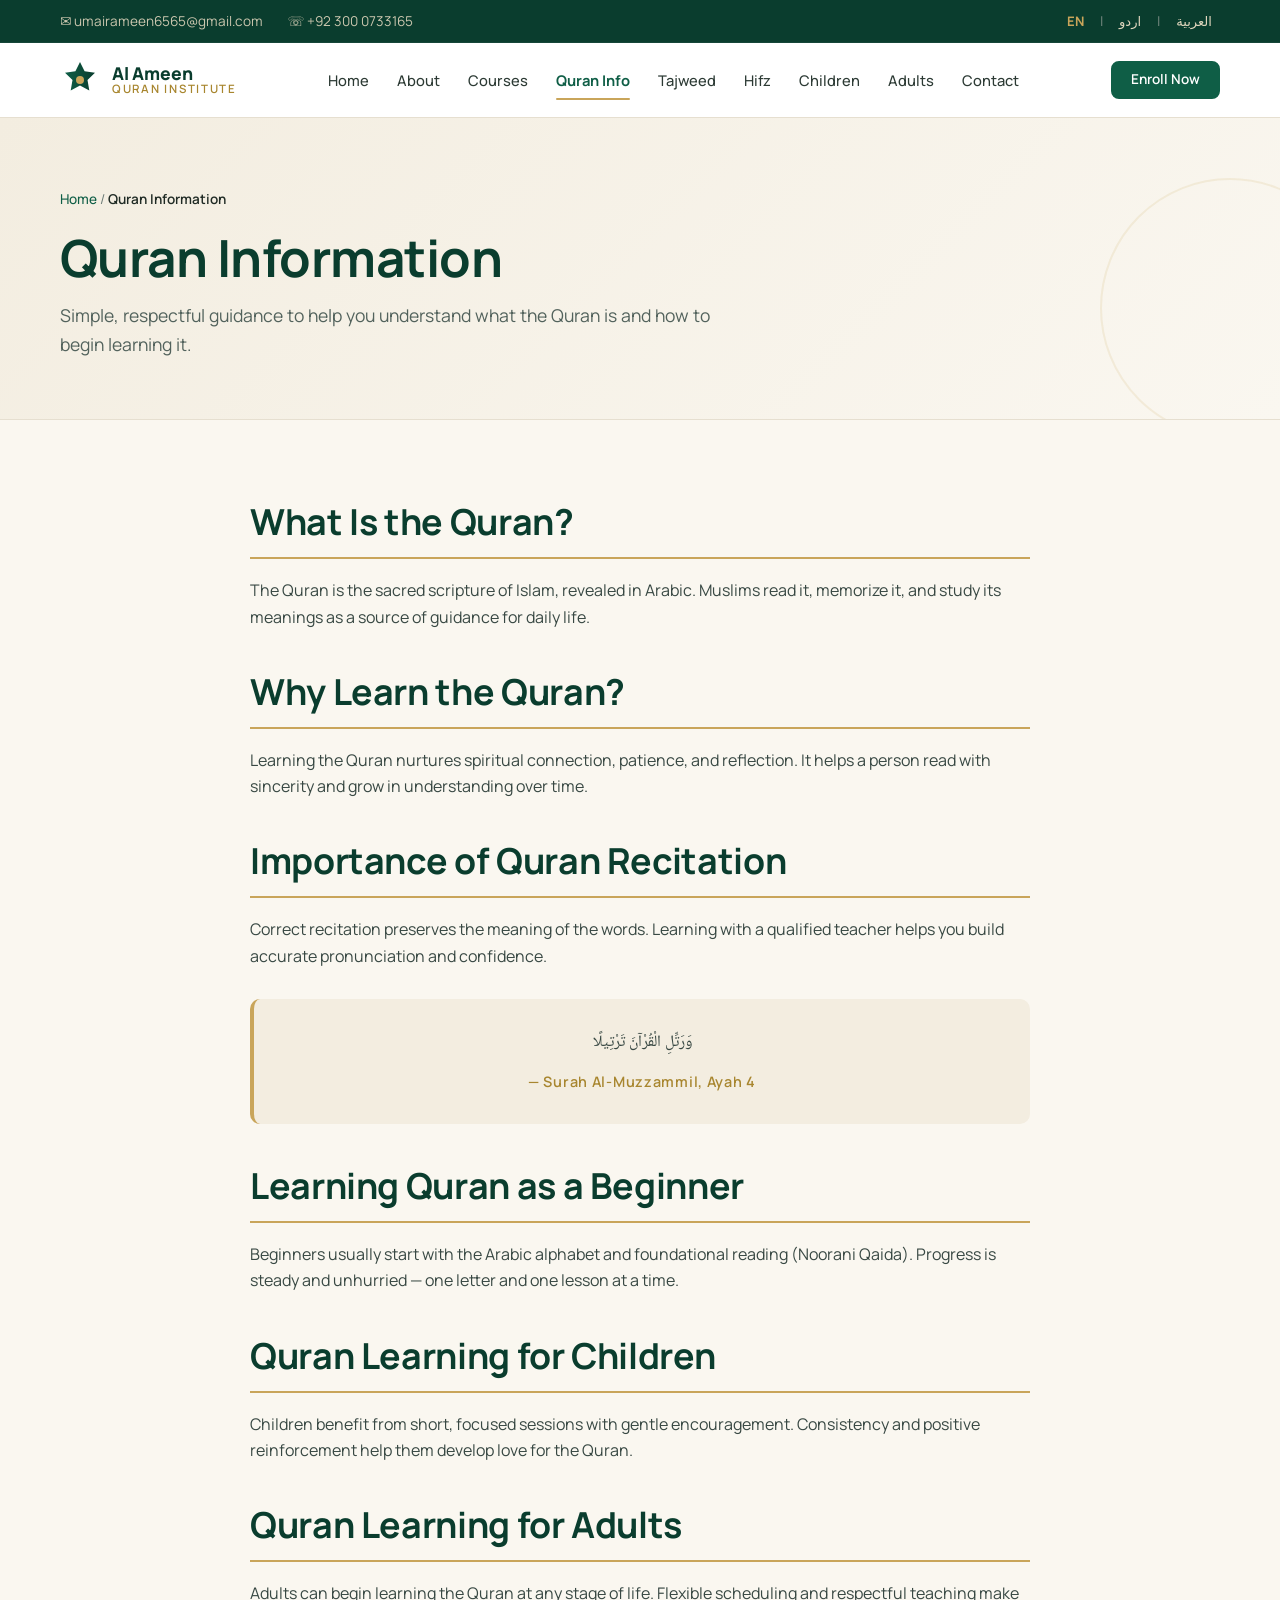
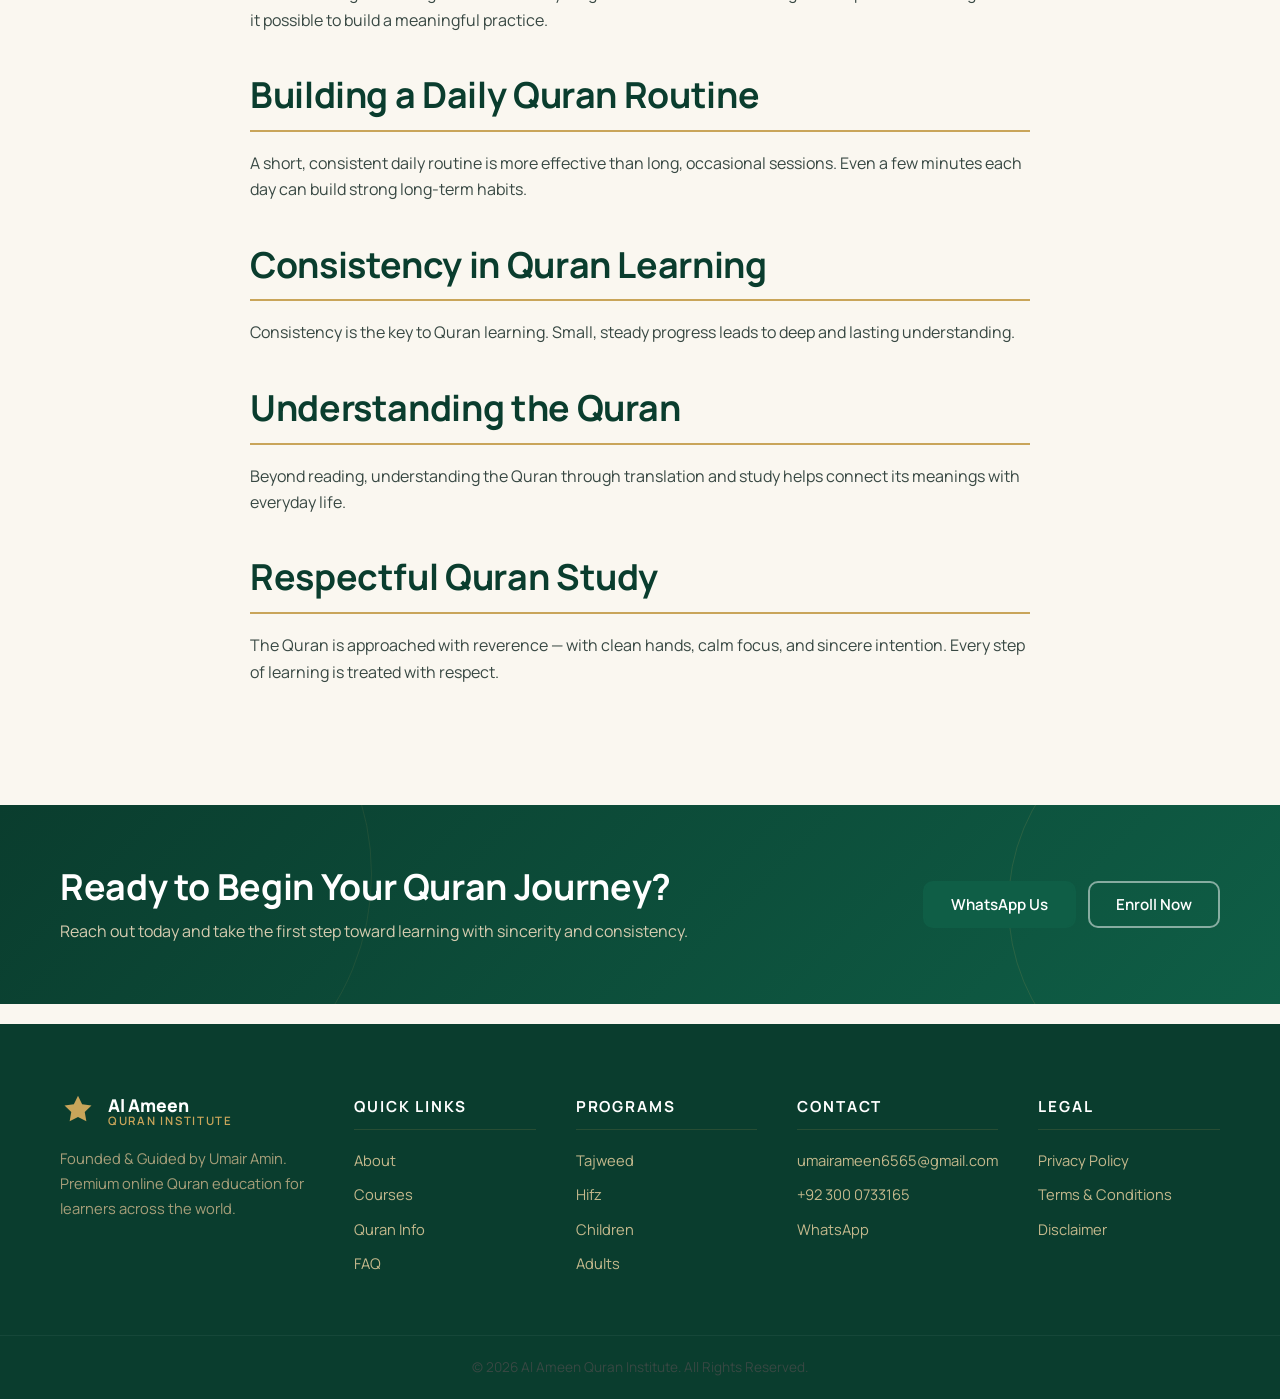
<file: quran-information.html>
<!DOCTYPE html>
<html lang="en" dir="ltr">
<head>
<meta charset="UTF-8" />
<meta name="viewport" content="width=device-width, initial-scale=1.0" />
<title>Quran Information | Al Ameen Quran Institute</title>
<meta name="description" content="Learn about the Quran — its importance, how to begin learning, building a daily routine, and studying it respectfully at every age." />
<link rel="canonical" href="https://YOUR-DOMAIN-HERE/quran-information.html" />
<meta property="og:type" content="article" />
<meta property="og:title" content="Quran Information | Al Ameen Quran Institute" />
<meta property="og:description" content="Educational guidance for beginners, children, and adults on learning the Quran." />
<meta property="og:url" content="https://YOUR-DOMAIN-HERE/quran-information.html" />
<meta property="og:image" content="assets/images/og-cover.jpg" />
<meta name="twitter:card" content="summary_large_image" />
<link rel="preconnect" href="https://fonts.googleapis.com" />
<link rel="preconnect" href="https://fonts.gstatic.com" crossorigin />
<link href="https://fonts.googleapis.com/css2?family=Manrope:wght@400;500;600;700;800&family=Noto+Naskh+Arabic:wght@400;500;600;700&family=Noto+Nastaliq+Urdu:wght@400;500;600;700&display=swap" rel="stylesheet" />
<link rel="stylesheet" href="css/style.css" />
<link rel="icon" type="image/svg+xml" href="assets/icons/favicon.svg" />
</head>
<body>

<div class="topbar">
  <div class="container topbar__inner">
    <div class="topbar__contact">
      <a href="mailto:umairameen6565@gmail.com">✉ umairameen6565@gmail.com</a>
      <a href="tel:+923000733165">☏ +92 300 0733165</a>
    </div>
    <div class="lang-switcher"><button class="lang-btn active" data-lang="en">EN</button><span>|</span><button class="lang-btn" data-lang="ur">اردو</button><span>|</span><button class="lang-btn" data-lang="ar">العربية</button></div>
  </div>
</div>

<header class="site-header" id="siteHeader">
  <div class="container header__inner">
    <a href="index.html" class="brand">
      <span class="brand__mark"><svg viewBox="0 0 40 40" width="40" height="40"><defs><linearGradient id="g4" x1="0" x2="1"><stop offset="0" stop-color="#0f5e46"/><stop offset="1" stop-color="#0a3d2e"/></linearGradient></defs><path fill="url(#g4)" d="M20 2l4.6 9.3 10.4 1.5-7.5 7.3 1.8 10.3L20 25.6l-9.3 4.8 1.8-10.3L5 12.8l10.4-1.5z"/><circle cx="20" cy="20" r="4" fill="#c9a55a"/></svg></span>
      <span class="brand__text"><strong>Al Ameen</strong><em>Quran Institute</em></span>
    </a>
    <nav class="nav" id="mainNav" aria-label="Primary navigation">
      <ul>
        <li><a href="index.html" data-i18n="nav.home">Home</a></li>
        <li><a href="about.html" data-i18n="nav.about">About</a></li>
        <li><a href="courses.html" data-i18n="nav.courses">Courses</a></li>
        <li><a href="quran-information.html" class="active" data-i18n="nav.quran">Quran Info</a></li>
        <li><a href="tajweed.html" data-i18n="nav.tajweed">Tajweed</a></li>
        <li><a href="hifz.html" data-i18n="nav.hifz">Hifz</a></li>
        <li><a href="children-quran.html" data-i18n="nav.children">Children</a></li>
        <li><a href="adults-quran.html" data-i18n="nav.adults">Adults</a></li>
        <li><a href="contact.html" data-i18n="nav.contact">Contact</a></li>
      </ul>
    </nav>
    <div class="header__actions">
      <a href="contact.html" class="btn btn--primary btn--sm" data-i18n="nav.enroll">Enroll Now</a>
      <button class="hamburger" id="hamburger" aria-label="Open menu" aria-expanded="false"><span></span><span></span><span></span></button>
    </div>
  </div>
</header>

<section class="page-hero">
  <div class="container">
    <nav class="breadcrumbs" aria-label="Breadcrumb"><a href="index.html">Home</a> / <span>Quran Information</span></nav>
    <h1 data-i18n="qi.title">Quran Information</h1>
    <p data-i18n="qi.lead">Simple, respectful guidance to help you understand what the Quran is and how to begin learning it.</p>
  </div>
</section>

<section class="section">
  <div class="container article">

    <article class="article__block">
      <h2 data-i18n="qi.h1">What Is the Quran?</h2>
      <p data-i18n="qi.p1">The Quran is the sacred scripture of Islam, revealed in Arabic. Muslims read it, memorize it, and study its meanings as a source of guidance for daily life.</p>
    </article>

    <article class="article__block">
      <h2 data-i18n="qi.h2">Why Learn the Quran?</h2>
      <p data-i18n="qi.p2">Learning the Quran nurtures spiritual connection, patience, and reflection. It helps a person read with sincerity and grow in understanding over time.</p>
    </article>

    <article class="article__block">
      <h2 data-i18n="qi.h3">Importance of Quran Recitation</h2>
      <p data-i18n="qi.p3">Correct recitation preserves the meaning of the words. Learning with a qualified teacher helps you build accurate pronunciation and confidence.</p>
      <blockquote class="quote">
        <p lang="ar" dir="rtl" class="arabic-large">وَرَتِّلِ الْقُرْآنَ تَرْتِيلًا</p>
        <cite>— Surah Al-Muzzammil, Ayah 4</cite>
      </blockquote>
    </article>

    <article class="article__block">
      <h2 data-i18n="qi.h4">Learning Quran as a Beginner</h2>
      <p data-i18n="qi.p4">Beginners usually start with the Arabic alphabet and foundational reading (Noorani Qaida). Progress is steady and unhurried — one letter and one lesson at a time.</p>
    </article>

    <article class="article__block">
      <h2 data-i18n="qi.h5">Quran Learning for Children</h2>
      <p data-i18n="qi.p5">Children benefit from short, focused sessions with gentle encouragement. Consistency and positive reinforcement help them develop love for the Quran.</p>
    </article>

    <article class="article__block">
      <h2 data-i18n="qi.h6">Quran Learning for Adults</h2>
      <p data-i18n="qi.p6">Adults can begin learning the Quran at any stage of life. Flexible scheduling and respectful teaching make it possible to build a meaningful practice.</p>
    </article>

    <article class="article__block">
      <h2 data-i18n="qi.h7">Building a Daily Quran Routine</h2>
      <p data-i18n="qi.p7">A short, consistent daily routine is more effective than long, occasional sessions. Even a few minutes each day can build strong long-term habits.</p>
    </article>

    <article class="article__block">
      <h2 data-i18n="qi.h8">Consistency in Quran Learning</h2>
      <p data-i18n="qi.p8">Consistency is the key to Quran learning. Small, steady progress leads to deep and lasting understanding.</p>
    </article>

    <article class="article__block">
      <h2 data-i18n="qi.h9">Understanding the Quran</h2>
      <p data-i18n="qi.p9">Beyond reading, understanding the Quran through translation and study helps connect its meanings with everyday life.</p>
    </article>

    <article class="article__block">
      <h2 data-i18n="qi.h10">Respectful Quran Study</h2>
      <p data-i18n="qi.p10">The Quran is approached with reverence — with clean hands, calm focus, and sincere intention. Every step of learning is treated with respect.</p>
    </article>

  </div>
</section>

<section class="cta-band">
  <div class="container cta-band__inner">
    <div>
      <h2 data-i18n="cta.title">Ready to Begin Your Quran Journey?</h2>
      <p data-i18n="cta.lead">Reach out today and take the first step toward learning with sincerity and consistency.</p>
    </div>
    <div class="cta-band__actions">
      <a href="https://wa.me/923000733165" class="btn btn--primary" target="_blank" rel="noopener">WhatsApp Us</a>
      <a href="contact.html" class="btn btn--outline" data-i18n="nav.enroll">Enroll Now</a>
    </div>
  </div>
</section>

<footer class="footer">
  <div class="container footer__grid">
    <div class="footer__brand">
      <a href="index.html" class="brand brand--light">
        <span class="brand__mark"><svg viewBox="0 0 40 40" width="36" height="36"><path fill="#c9a55a" d="M20 2l4.6 9.3 10.4 1.5-7.5 7.3 1.8 10.3L20 25.6l-9.3 4.8 1.8-10.3L5 12.8l10.4-1.5z"/></svg></span>
        <span class="brand__text"><strong>Al Ameen</strong><em>Quran Institute</em></span>
      </a>
      <p data-i18n="footer.tag">Founded &amp; Guided by Umair Amin. Premium online Quran education for learners across the world.</p>
    </div>
    <div><h4 data-i18n="footer.links">Quick Links</h4><ul><li><a href="about.html" data-i18n="nav.about">About</a></li><li><a href="courses.html" data-i18n="nav.courses">Courses</a></li><li><a href="quran-information.html" data-i18n="nav.quran">Quran Info</a></li><li><a href="faq.html" data-i18n="nav.faq">FAQ</a></li></ul></div>
    <div><h4 data-i18n="footer.programs">Programs</h4><ul><li><a href="tajweed.html" data-i18n="nav.tajweed">Tajweed</a></li><li><a href="hifz.html" data-i18n="nav.hifz">Hifz</a></li><li><a href="children-quran.html" data-i18n="nav.children">Children</a></li><li><a href="adults-quran.html" data-i18n="nav.adults">Adults</a></li></ul></div>
    <div><h4 data-i18n="footer.contact">Contact</h4><ul><li><a href="mailto:umairameen6565@gmail.com">umairameen6565@gmail.com</a></li><li><a href="tel:+923000733165">+92 300 0733165</a></li><li><a href="https://wa.me/923000733165" target="_blank" rel="noopener">WhatsApp</a></li></ul></div>
    <div><h4 data-i18n="footer.legal">Legal</h4><ul><li><a href="privacy-policy.html" data-i18n="footer.privacy">Privacy Policy</a></li><li><a href="terms.html" data-i18n="footer.terms">Terms &amp; Conditions</a></li><li><a href="disclaimer.html" data-i18n="footer.disclaimer">Disclaimer</a></li></ul></div>
  </div>
  <div class="footer__bottom"><div class="container"><p>© 2026 Al Ameen Quran Institute. <span data-i18n="footer.rights">All Rights Reserved.</span></p></div></div>
</footer>

<button class="back-to-top" id="backToTop" aria-label="Back to top">↑</button>
<script src="js/app.js"></script>
</body>
</html>
</file>
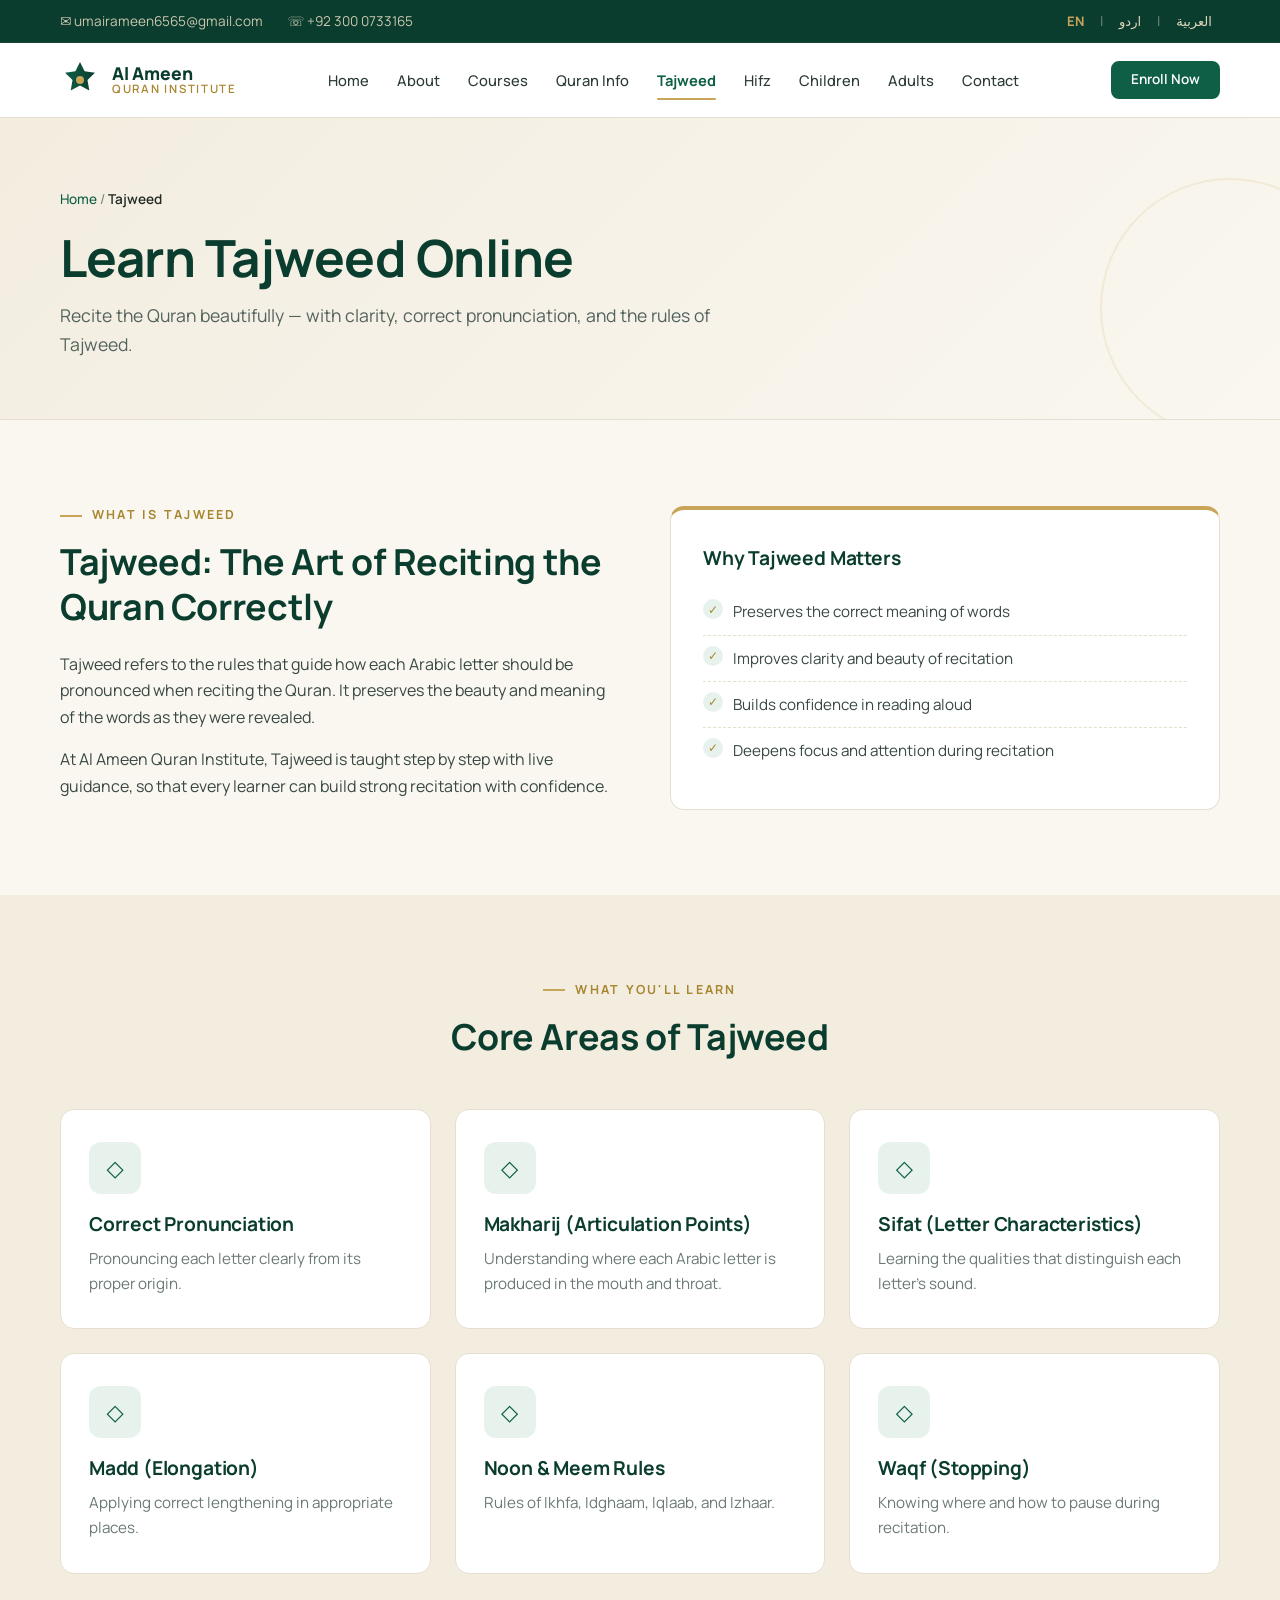
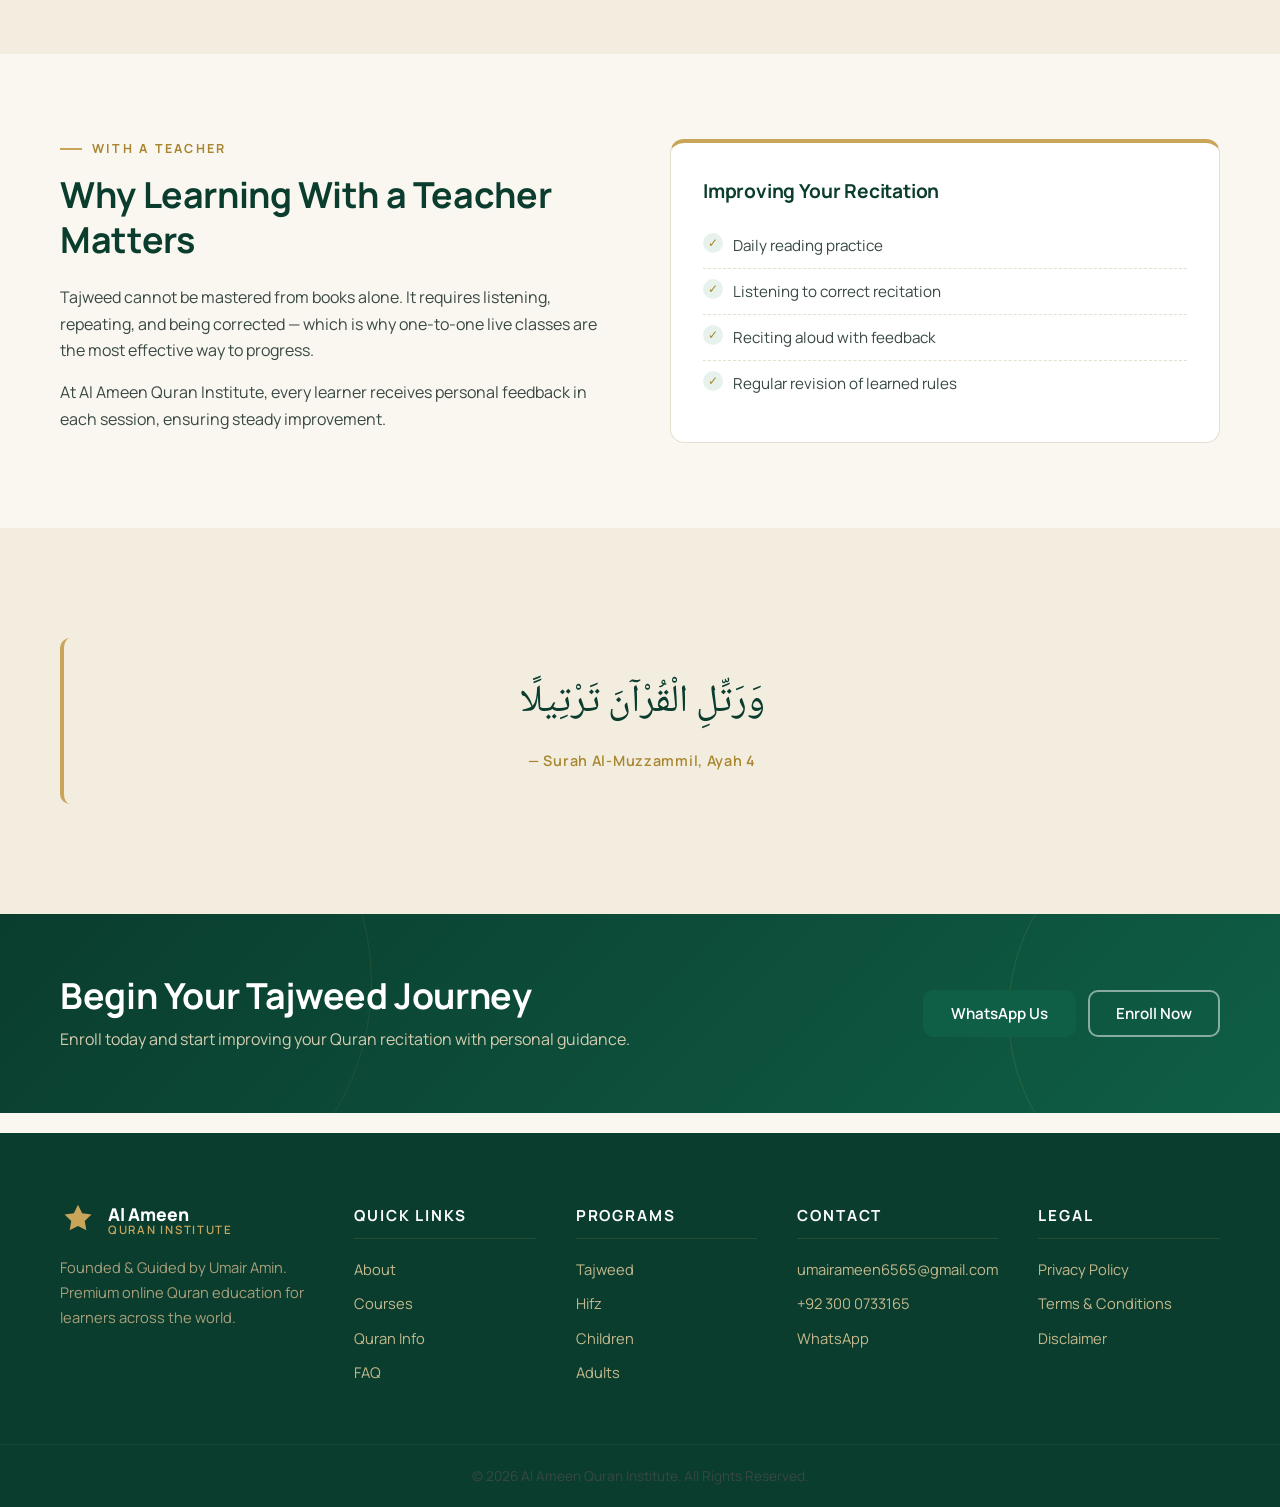
<file: tajweed.html>
<!DOCTYPE html>
<html lang="en" dir="ltr">
<head>
<meta charset="UTF-8" />
<meta name="viewport" content="width=device-width, initial-scale=1.0" />
<title>Tajweed | Al Ameen Quran Institute</title>
<meta name="description" content="Learn Tajweed online — proper pronunciation, articulation points (Makharij), and rules for beautiful, correct Quran recitation." />
<link rel="canonical" href="https://YOUR-DOMAIN-HERE/tajweed.html" />
<meta property="og:type" content="article" />
<meta property="og:title" content="Learn Tajweed Online | Al Ameen Quran Institute" />
<meta property="og:description" content="Improve your Quran recitation with structured Tajweed lessons." />
<meta property="og:url" content="https://YOUR-DOMAIN-HERE/tajweed.html" />
<meta property="og:image" content="assets/images/og-cover.jpg" />
<meta name="twitter:card" content="summary_large_image" />
<link rel="preconnect" href="https://fonts.googleapis.com" />
<link rel="preconnect" href="https://fonts.gstatic.com" crossorigin />
<link href="https://fonts.googleapis.com/css2?family=Manrope:wght@400;500;600;700;800&family=Noto+Naskh+Arabic:wght@400;500;600;700&family=Noto+Nastaliq+Urdu:wght@400;500;600;700&display=swap" rel="stylesheet" />
<link rel="stylesheet" href="css/style.css" />
<link rel="icon" type="image/svg+xml" href="assets/icons/favicon.svg" />
</head>
<body>

<div class="topbar">
  <div class="container topbar__inner">
    <div class="topbar__contact">
      <a href="mailto:umairameen6565@gmail.com">✉ umairameen6565@gmail.com</a>
      <a href="tel:+923000733165">☏ +92 300 0733165</a>
    </div>
    <div class="lang-switcher"><button class="lang-btn active" data-lang="en">EN</button><span>|</span><button class="lang-btn" data-lang="ur">اردو</button><span>|</span><button class="lang-btn" data-lang="ar">العربية</button></div>
  </div>
</div>

<header class="site-header" id="siteHeader">
  <div class="container header__inner">
    <a href="index.html" class="brand">
      <span class="brand__mark"><svg viewBox="0 0 40 40" width="40" height="40"><defs><linearGradient id="g5" x1="0" x2="1"><stop offset="0" stop-color="#0f5e46"/><stop offset="1" stop-color="#0a3d2e"/></linearGradient></defs><path fill="url(#g5)" d="M20 2l4.6 9.3 10.4 1.5-7.5 7.3 1.8 10.3L20 25.6l-9.3 4.8 1.8-10.3L5 12.8l10.4-1.5z"/><circle cx="20" cy="20" r="4" fill="#c9a55a"/></svg></span>
      <span class="brand__text"><strong>Al Ameen</strong><em>Quran Institute</em></span>
    </a>
    <nav class="nav" id="mainNav" aria-label="Primary navigation">
      <ul>
        <li><a href="index.html" data-i18n="nav.home">Home</a></li>
        <li><a href="about.html" data-i18n="nav.about">About</a></li>
        <li><a href="courses.html" data-i18n="nav.courses">Courses</a></li>
        <li><a href="quran-information.html" data-i18n="nav.quran">Quran Info</a></li>
        <li><a href="tajweed.html" class="active" data-i18n="nav.tajweed">Tajweed</a></li>
        <li><a href="hifz.html" data-i18n="nav.hifz">Hifz</a></li>
        <li><a href="children-quran.html" data-i18n="nav.children">Children</a></li>
        <li><a href="adults-quran.html" data-i18n="nav.adults">Adults</a></li>
        <li><a href="contact.html" data-i18n="nav.contact">Contact</a></li>
      </ul>
    </nav>
    <div class="header__actions">
      <a href="contact.html" class="btn btn--primary btn--sm" data-i18n="nav.enroll">Enroll Now</a>
      <button class="hamburger" id="hamburger" aria-label="Open menu" aria-expanded="false"><span></span><span></span><span></span></button>
    </div>
  </div>
</header>

<section class="page-hero">
  <div class="container">
    <nav class="breadcrumbs" aria-label="Breadcrumb"><a href="index.html">Home</a> / <span>Tajweed</span></nav>
    <h1 data-i18n="tj.title">Learn Tajweed Online</h1>
    <p data-i18n="tj.lead">Recite the Quran beautifully — with clarity, correct pronunciation, and the rules of Tajweed.</p>
  </div>
</section>

<section class="section">
  <div class="container two-col">
    <div>
      <span class="eyebrow" data-i18n="tj.what.eyebrow">What Is Tajweed</span>
      <h2 data-i18n="tj.what.title">Tajweed: The Art of Reciting the Quran Correctly</h2>
      <p data-i18n="tj.what.p1">Tajweed refers to the rules that guide how each Arabic letter should be pronounced when reciting the Quran. It preserves the beauty and meaning of the words as they were revealed.</p>
      <p data-i18n="tj.what.p2">At Al Ameen Quran Institute, Tajweed is taught step by step with live guidance, so that every learner can build strong recitation with confidence.</p>
    </div>
    <div class="info-card">
      <h3 data-i18n="tj.why.title">Why Tajweed Matters</h3>
      <ul class="ticks">
        <li data-i18n="tj.why.1">Preserves the correct meaning of words</li>
        <li data-i18n="tj.why.2">Improves clarity and beauty of recitation</li>
        <li data-i18n="tj.why.3">Builds confidence in reading aloud</li>
        <li data-i18n="tj.why.4">Deepens focus and attention during recitation</li>
      </ul>
    </div>
  </div>
</section>

<section class="section section--soft">
  <div class="container section__head">
    <span class="eyebrow" data-i18n="tj.topics.eyebrow">What You'll Learn</span>
    <h2 data-i18n="tj.topics.title">Core Areas of Tajweed</h2>
  </div>
  <div class="container feature-grid">
    <div class="feature-card"><div class="feature-card__icon">◇</div><h3 data-i18n="tj.t1t">Correct Pronunciation</h3><p data-i18n="tj.t1d">Pronouncing each letter clearly from its proper origin.</p></div>
    <div class="feature-card"><div class="feature-card__icon">◇</div><h3 data-i18n="tj.t2t">Makharij (Articulation Points)</h3><p data-i18n="tj.t2d">Understanding where each Arabic letter is produced in the mouth and throat.</p></div>
    <div class="feature-card"><div class="feature-card__icon">◇</div><h3 data-i18n="tj.t3t">Sifat (Letter Characteristics)</h3><p data-i18n="tj.t3d">Learning the qualities that distinguish each letter's sound.</p></div>
    <div class="feature-card"><div class="feature-card__icon">◇</div><h3 data-i18n="tj.t4t">Madd (Elongation)</h3><p data-i18n="tj.t4d">Applying correct lengthening in appropriate places.</p></div>
    <div class="feature-card"><div class="feature-card__icon">◇</div><h3 data-i18n="tj.t5t">Noon &amp; Meem Rules</h3><p data-i18n="tj.t5d">Rules of Ikhfa, Idghaam, Iqlaab, and Izhaar.</p></div>
    <div class="feature-card"><div class="feature-card__icon">◇</div><h3 data-i18n="tj.t6t">Waqf (Stopping)</h3><p data-i18n="tj.t6d">Knowing where and how to pause during recitation.</p></div>
  </div>
</section>

<section class="section">
  <div class="container two-col two-col--reverse">
    <div class="info-card">
      <h3 data-i18n="tj.improve.title">Improving Your Recitation</h3>
      <ul class="ticks">
        <li data-i18n="tj.improve.1">Daily reading practice</li>
        <li data-i18n="tj.improve.2">Listening to correct recitation</li>
        <li data-i18n="tj.improve.3">Reciting aloud with feedback</li>
        <li data-i18n="tj.improve.4">Regular revision of learned rules</li>
      </ul>
    </div>
    <div>
      <span class="eyebrow" data-i18n="tj.teacher.eyebrow">With a Teacher</span>
      <h2 data-i18n="tj.teacher.title">Why Learning With a Teacher Matters</h2>
      <p data-i18n="tj.teacher.p1">Tajweed cannot be mastered from books alone. It requires listening, repeating, and being corrected — which is why one-to-one live classes are the most effective way to progress.</p>
      <p data-i18n="tj.teacher.p2">At Al Ameen Quran Institute, every learner receives personal feedback in each session, ensuring steady improvement.</p>
    </div>
  </div>
</section>

<section class="section section--soft">
  <div class="container center">
    <blockquote class="quote">
      <p lang="ar" dir="rtl" class="arabic-large">وَرَتِّلِ الْقُرْآنَ تَرْتِيلًا</p>
      <cite>— Surah Al-Muzzammil, Ayah 4</cite>
    </blockquote>
  </div>
</section>

<section class="cta-band">
  <div class="container cta-band__inner">
    <div>
      <h2 data-i18n="tj.cta.title">Begin Your Tajweed Journey</h2>
      <p data-i18n="tj.cta.lead">Enroll today and start improving your Quran recitation with personal guidance.</p>
    </div>
    <div class="cta-band__actions">
      <a href="https://wa.me/923000733165" class="btn btn--primary" target="_blank" rel="noopener">WhatsApp Us</a>
      <a href="contact.html" class="btn btn--outline" data-i18n="nav.enroll">Enroll Now</a>
    </div>
  </div>
</section>

<footer class="footer">
  <div class="container footer__grid">
    <div class="footer__brand">
      <a href="index.html" class="brand brand--light">
        <span class="brand__mark"><svg viewBox="0 0 40 40" width="36" height="36"><path fill="#c9a55a" d="M20 2l4.6 9.3 10.4 1.5-7.5 7.3 1.8 10.3L20 25.6l-9.3 4.8 1.8-10.3L5 12.8l10.4-1.5z"/></svg></span>
        <span class="brand__text"><strong>Al Ameen</strong><em>Quran Institute</em></span>
      </a>
      <p data-i18n="footer.tag">Founded &amp; Guided by Umair Amin. Premium online Quran education for learners across the world.</p>
    </div>
    <div><h4 data-i18n="footer.links">Quick Links</h4><ul><li><a href="about.html" data-i18n="nav.about">About</a></li><li><a href="courses.html" data-i18n="nav.courses">Courses</a></li><li><a href="quran-information.html" data-i18n="nav.quran">Quran Info</a></li><li><a href="faq.html" data-i18n="nav.faq">FAQ</a></li></ul></div>
    <div><h4 data-i18n="footer.programs">Programs</h4><ul><li><a href="tajweed.html" data-i18n="nav.tajweed">Tajweed</a></li><li><a href="hifz.html" data-i18n="nav.hifz">Hifz</a></li><li><a href="children-quran.html" data-i18n="nav.children">Children</a></li><li><a href="adults-quran.html" data-i18n="nav.adults">Adults</a></li></ul></div>
    <div><h4 data-i18n="footer.contact">Contact</h4><ul><li><a href="mailto:umairameen6565@gmail.com">umairameen6565@gmail.com</a></li><li><a href="tel:+923000733165">+92 300 0733165</a></li><li><a href="https://wa.me/923000733165" target="_blank" rel="noopener">WhatsApp</a></li></ul></div>
    <div><h4 data-i18n="footer.legal">Legal</h4><ul><li><a href="privacy-policy.html" data-i18n="footer.privacy">Privacy Policy</a></li><li><a href="terms.html" data-i18n="footer.terms">Terms &amp; Conditions</a></li><li><a href="disclaimer.html" data-i18n="footer.disclaimer">Disclaimer</a></li></ul></div>
  </div>
  <div class="footer__bottom"><div class="container"><p>© 2026 Al Ameen Quran Institute. <span data-i18n="footer.rights">All Rights Reserved.</span></p></div></div>
</footer>

<button class="back-to-top" id="backToTop" aria-label="Back to top">↑</button>
<script src="js/app.js"></script>
</body>
</html>
</file>
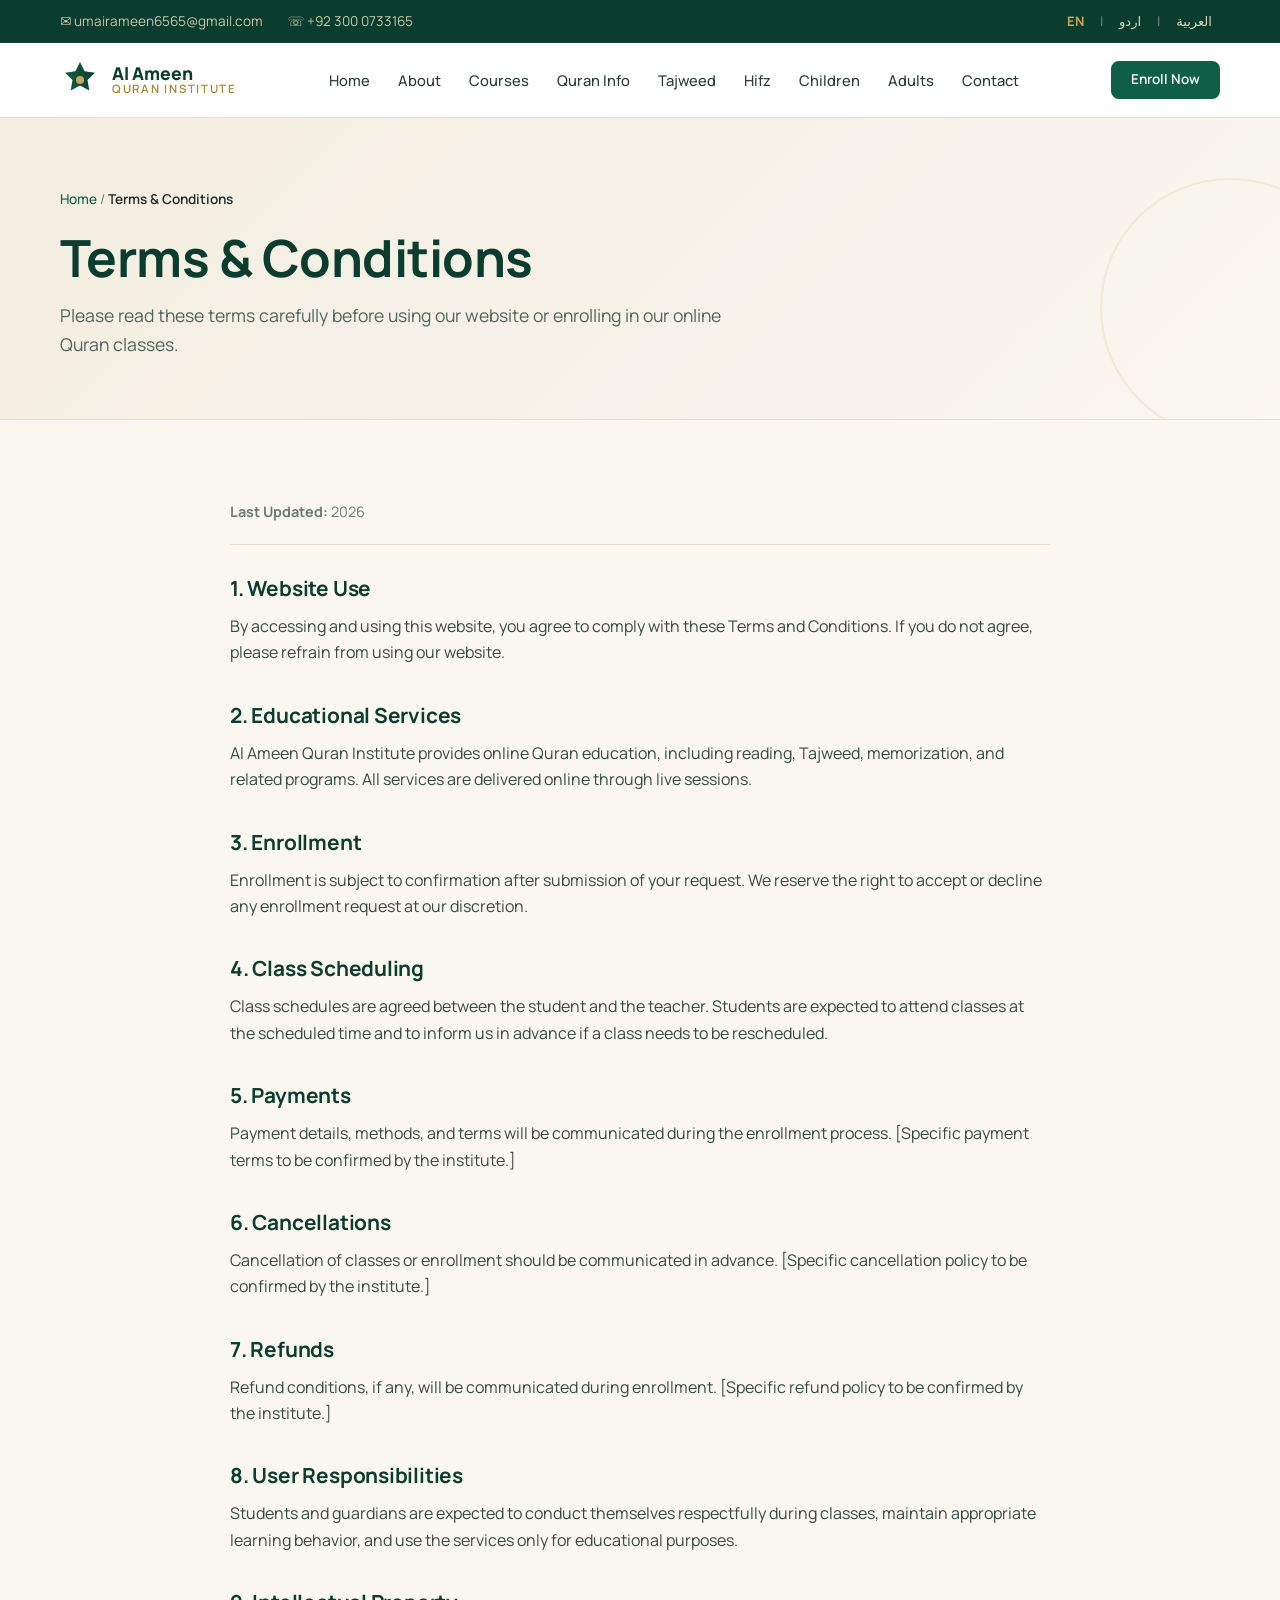
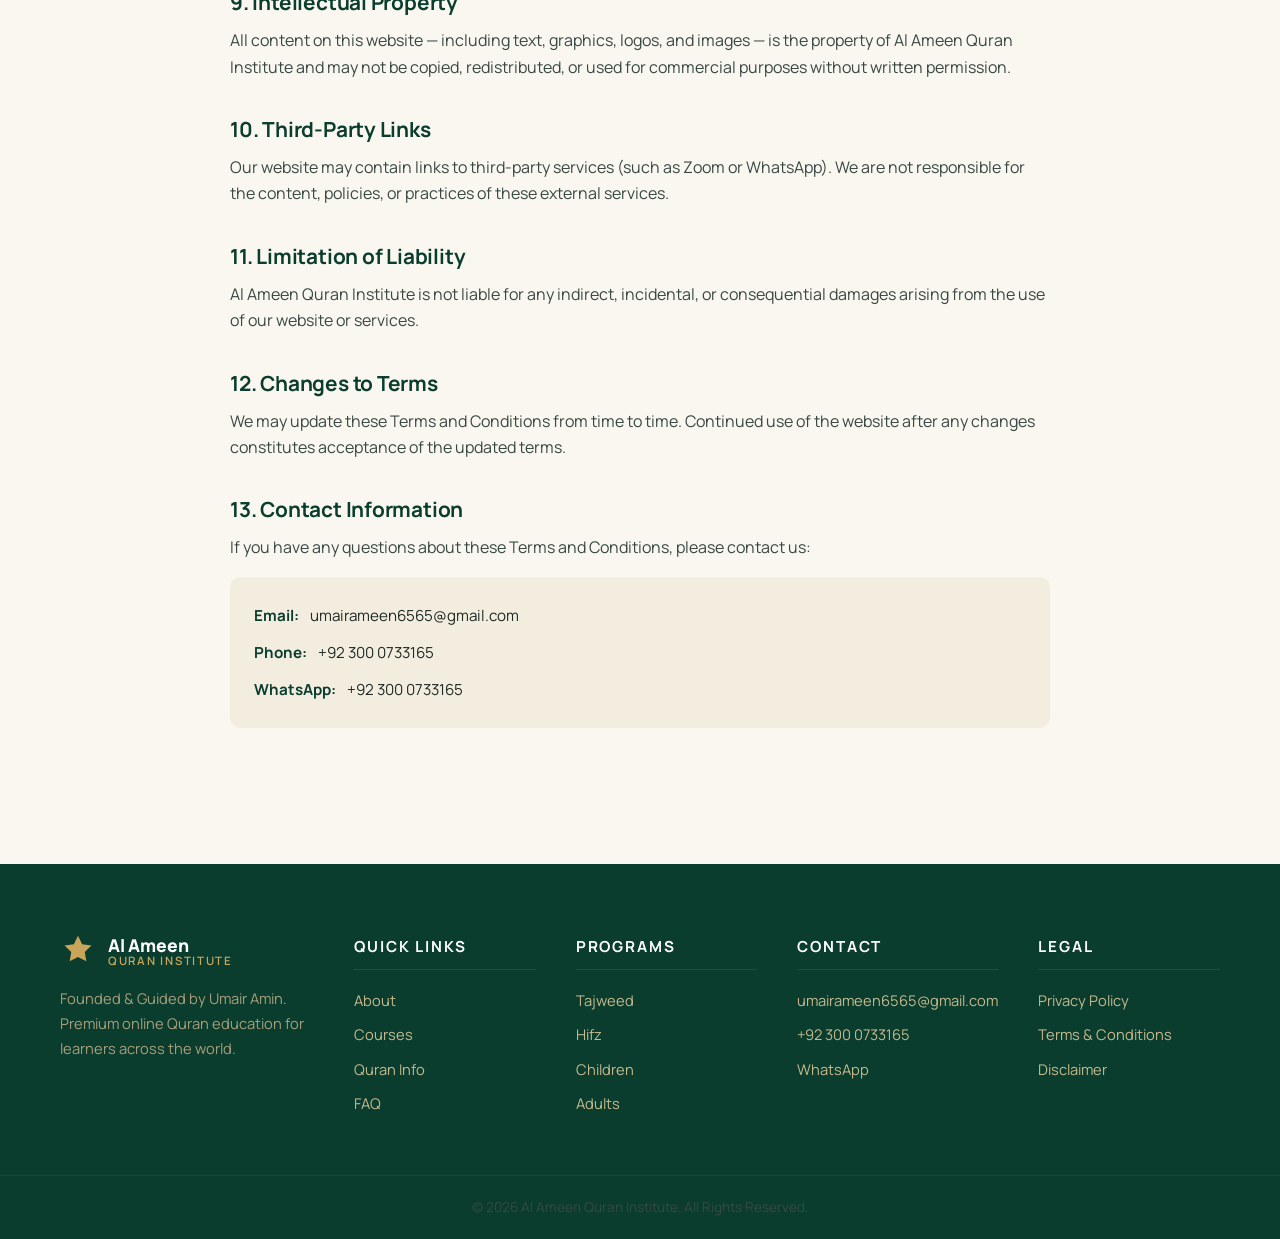
<file: terms.html>
<!DOCTYPE html>
<html lang="en" dir="ltr">
<head>
<meta charset="UTF-8" />
<meta name="viewport" content="width=device-width, initial-scale=1.0" />
<title>Terms & Conditions | Al Ameen Quran Institute</title>
<meta name="description" content="Terms and Conditions for using the Al Ameen Quran Institute website and enrolling in our online Quran classes." />
<link rel="canonical" href="https://YOUR-DOMAIN-HERE/terms.html" />
<meta name="robots" content="index,follow" />
<meta property="og:type" content="website" />
<meta property="og:title" content="Terms & Conditions | Al Ameen Quran Institute" />
<meta property="og:description" content="Terms governing the use of our website and educational services." />
<meta property="og:url" content="https://YOUR-DOMAIN-HERE/terms.html" />
<meta property="og:image" content="assets/images/og-cover.jpg" />
<meta name="twitter:card" content="summary_large_image" />
<link rel="preconnect" href="https://fonts.googleapis.com" />
<link rel="preconnect" href="https://fonts.gstatic.com" crossorigin />
<link href="https://fonts.googleapis.com/css2?family=Manrope:wght@400;500;600;700;800&family=Noto+Naskh+Arabic:wght@400;500;600;700&family=Noto+Nastaliq+Urdu:wght@400;500;600;700&display=swap" rel="stylesheet" />
<link rel="stylesheet" href="css/style.css" />
<link rel="icon" type="image/svg+xml" href="assets/icons/favicon.svg" />
</head>
<body>

<div class="topbar">
  <div class="container topbar__inner">
    <div class="topbar__contact">
      <a href="mailto:umairameen6565@gmail.com">✉ umairameen6565@gmail.com</a>
      <a href="tel:+923000733165">☏ +92 300 0733165</a>
    </div>
    <div class="lang-switcher"><button class="lang-btn active" data-lang="en">EN</button><span>|</span><button class="lang-btn" data-lang="ur">اردو</button><span>|</span><button class="lang-btn" data-lang="ar">العربية</button></div>
  </div>
</div>

<header class="site-header" id="siteHeader">
  <div class="container header__inner">
    <a href="index.html" class="brand">
      <span class="brand__mark"><svg viewBox="0 0 40 40" width="40" height="40"><defs><linearGradient id="g12" x1="0" x2="1"><stop offset="0" stop-color="#0f5e46"/><stop offset="1" stop-color="#0a3d2e"/></linearGradient></defs><path fill="url(#g12)" d="M20 2l4.6 9.3 10.4 1.5-7.5 7.3 1.8 10.3L20 25.6l-9.3 4.8 1.8-10.3L5 12.8l10.4-1.5z"/><circle cx="20" cy="20" r="4" fill="#c9a55a"/></svg></span>
      <span class="brand__text"><strong>Al Ameen</strong><em>Quran Institute</em></span>
    </a>
    <nav class="nav" id="mainNav" aria-label="Primary navigation">
      <ul>
        <li><a href="index.html" data-i18n="nav.home">Home</a></li>
        <li><a href="about.html" data-i18n="nav.about">About</a></li>
        <li><a href="courses.html" data-i18n="nav.courses">Courses</a></li>
        <li><a href="quran-information.html" data-i18n="nav.quran">Quran Info</a></li>
        <li><a href="tajweed.html" data-i18n="nav.tajweed">Tajweed</a></li>
        <li><a href="hifz.html" data-i18n="nav.hifz">Hifz</a></li>
        <li><a href="children-quran.html" data-i18n="nav.children">Children</a></li>
        <li><a href="adults-quran.html" data-i18n="nav.adults">Adults</a></li>
        <li><a href="contact.html" data-i18n="nav.contact">Contact</a></li>
      </ul>
    </nav>
    <div class="header__actions">
      <a href="contact.html" class="btn btn--primary btn--sm" data-i18n="nav.enroll">Enroll Now</a>
      <button class="hamburger" id="hamburger" aria-label="Open menu" aria-expanded="false"><span></span><span></span><span></span></button>
    </div>
  </div>
</header>

<section class="page-hero">
  <div class="container">
    <nav class="breadcrumbs" aria-label="Breadcrumb"><a href="index.html">Home</a> / <span>Terms &amp; Conditions</span></nav>
    <h1 data-i18n="terms.title">Terms &amp; Conditions</h1>
    <p data-i18n="terms.lead">Please read these terms carefully before using our website or enrolling in our online Quran classes.</p>
  </div>
</section>

<section class="section">
  <div class="container legal">
    <p class="legal__meta"><strong data-i18n="legal.updated">Last Updated:</strong> 2026</p>

    <article class="legal__block">
      <h2 data-i18n="terms.h1">1. Website Use</h2>
      <p data-i18n="terms.p1">By accessing and using this website, you agree to comply with these Terms and Conditions. If you do not agree, please refrain from using our website.</p>
    </article>

    <article class="legal__block">
      <h2 data-i18n="terms.h2">2. Educational Services</h2>
      <p data-i18n="terms.p2">Al Ameen Quran Institute provides online Quran education, including reading, Tajweed, memorization, and related programs. All services are delivered online through live sessions.</p>
    </article>

    <article class="legal__block">
      <h2 data-i18n="terms.h3">3. Enrollment</h2>
      <p data-i18n="terms.p3">Enrollment is subject to confirmation after submission of your request. We reserve the right to accept or decline any enrollment request at our discretion.</p>
    </article>

    <article class="legal__block">
      <h2 data-i18n="terms.h4">4. Class Scheduling</h2>
      <p data-i18n="terms.p4">Class schedules are agreed between the student and the teacher. Students are expected to attend classes at the scheduled time and to inform us in advance if a class needs to be rescheduled.</p>
    </article>

    <article class="legal__block">
      <h2 data-i18n="terms.h5">5. Payments</h2>
      <p data-i18n="terms.p5">Payment details, methods, and terms will be communicated during the enrollment process. [Specific payment terms to be confirmed by the institute.]</p>
    </article>

    <article class="legal__block">
      <h2 data-i18n="terms.h6">6. Cancellations</h2>
      <p data-i18n="terms.p6">Cancellation of classes or enrollment should be communicated in advance. [Specific cancellation policy to be confirmed by the institute.]</p>
    </article>

    <article class="legal__block">
      <h2 data-i18n="terms.h7">7. Refunds</h2>
      <p data-i18n="terms.p7">Refund conditions, if any, will be communicated during enrollment. [Specific refund policy to be confirmed by the institute.]</p>
    </article>

    <article class="legal__block">
      <h2 data-i18n="terms.h8">8. User Responsibilities</h2>
      <p data-i18n="terms.p8">Students and guardians are expected to conduct themselves respectfully during classes, maintain appropriate learning behavior, and use the services only for educational purposes.</p>
    </article>

    <article class="legal__block">
      <h2 data-i18n="terms.h9">9. Intellectual Property</h2>
      <p data-i18n="terms.p9">All content on this website — including text, graphics, logos, and images — is the property of Al Ameen Quran Institute and may not be copied, redistributed, or used for commercial purposes without written permission.</p>
    </article>

    <article class="legal__block">
      <h2 data-i18n="terms.h10">10. Third-Party Links</h2>
      <p data-i18n="terms.p10">Our website may contain links to third-party services (such as Zoom or WhatsApp). We are not responsible for the content, policies, or practices of these external services.</p>
    </article>

    <article class="legal__block">
      <h2 data-i18n="terms.h11">11. Limitation of Liability</h2>
      <p data-i18n="terms.p11">Al Ameen Quran Institute is not liable for any indirect, incidental, or consequential damages arising from the use of our website or services.</p>
    </article>

    <article class="legal__block">
      <h2 data-i18n="terms.h12">12. Changes to Terms</h2>
      <p data-i18n="terms.p12">We may update these Terms and Conditions from time to time. Continued use of the website after any changes constitutes acceptance of the updated terms.</p>
    </article>

    <article class="legal__block">
      <h2 data-i18n="terms.h13">13. Contact Information</h2>
      <p data-i18n="terms.p13">If you have any questions about these Terms and Conditions, please contact us:</p>
      <ul class="legal__contact">
        <li><strong>Email:</strong> <a href="mailto:umairameen6565@gmail.com">umairameen6565@gmail.com</a></li>
        <li><strong>Phone:</strong> <a href="tel:+923000733165">+92 300 0733165</a></li>
        <li><strong>WhatsApp:</strong> <a href="https://wa.me/923000733165" target="_blank" rel="noopener">+92 300 0733165</a></li>
      </ul>
    </article>
  </div>
</section>

<footer class="footer">
  <div class="container footer__grid">
    <div class="footer__brand">
      <a href="index.html" class="brand brand--light">
        <span class="brand__mark"><svg viewBox="0 0 40 40" width="36" height="36"><path fill="#c9a55a" d="M20 2l4.6 9.3 10.4 1.5-7.5 7.3 1.8 10.3L20 25.6l-9.3 4.8 1.8-10.3L5 12.8l10.4-1.5z"/></svg></span>
        <span class="brand__text"><strong>Al Ameen</strong><em>Quran Institute</em></span>
      </a>
      <p data-i18n="footer.tag">Founded &amp; Guided by Umair Amin. Premium online Quran education for learners across the world.</p>
    </div>
    <div><h4 data-i18n="footer.links">Quick Links</h4><ul><li><a href="about.html" data-i18n="nav.about">About</a></li><li><a href="courses.html" data-i18n="nav.courses">Courses</a></li><li><a href="quran-information.html" data-i18n="nav.quran">Quran Info</a></li><li><a href="faq.html" data-i18n="nav.faq">FAQ</a></li></ul></div>
    <div><h4 data-i18n="footer.programs">Programs</h4><ul><li><a href="tajweed.html" data-i18n="nav.tajweed">Tajweed</a></li><li><a href="hifz.html" data-i18n="nav.hifz">Hifz</a></li><li><a href="children-quran.html" data-i18n="nav.children">Children</a></li><li><a href="adults-quran.html" data-i18n="nav.adults">Adults</a></li></ul></div>
    <div><h4 data-i18n="footer.contact">Contact</h4><ul><li><a href="mailto:umairameen6565@gmail.com">umairameen6565@gmail.com</a></li><li><a href="tel:+923000733165">+92 300 0733165</a></li><li><a href="https://wa.me/923000733165" target="_blank" rel="noopener">WhatsApp</a></li></ul></div>
    <div><h4 data-i18n="footer.legal">Legal</h4><ul><li><a href="privacy-policy.html" data-i18n="footer.privacy">Privacy Policy</a></li><li><a href="terms.html" data-i18n="footer.terms">Terms &amp; Conditions</a></li><li><a href="disclaimer.html" data-i18n="footer.disclaimer">Disclaimer</a></li></ul></div>
  </div>
  <div class="footer__bottom"><div class="container"><p>© 2026 Al Ameen Quran Institute. <span data-i18n="footer.rights">All Rights Reserved.</span></p></div></div>
</footer>

<button class="back-to-top" id="backToTop" aria-label="Back to top">↑</button>
<script src="js/app.js"></script>
</body>
</html>
</file>
<file: css/style.css>
/* =========================================================
   AL AMEEN QURAN INSTITUTE — STYLE.CSS
   Premium Islamic Education Website
   ========================================================= */

/* ---------- 1. RESET & BASE ---------- */
*, *::before, *::after { box-sizing: border-box; }
html { scroll-behavior: smooth; -webkit-text-size-adjust: 100%; }
body {
  margin: 0;
  font-family: 'Manrope', system-ui, -apple-system, Segoe UI, Roboto, sans-serif;
  color: #1f2a24;
  background: #faf7f0;
  line-height: 1.65;
  font-size: 16px;
  -webkit-font-smoothing: antialiased;
  overflow-x: hidden;
}
img, svg { max-width: 100%; display: block; }
a { color: inherit; text-decoration: none; transition: color .2s ease; }
button { font-family: inherit; cursor: pointer; border: none; background: none; }
ul { margin: 0; padding: 0; list-style: none; }
h1, h2, h3, h4 { font-family: 'Manrope', sans-serif; color: #0a3d2e; margin: 0 0 .6em; font-weight: 700; letter-spacing: -0.01em; }
h1 { font-size: clamp(2rem, 4vw, 3.2rem); line-height: 1.15; }
h2 { font-size: clamp(1.6rem, 2.8vw, 2.3rem); line-height: 1.25; }
h3 { font-size: 1.2rem; line-height: 1.35; }
h4 { font-size: 1rem; }
p { margin: 0 0 1em; color: #384843; }

/* ---------- 2. TOKENS ---------- */
:root {
  --green-900: #0a3d2e;
  --green-800: #0f5e46;
  --green-700: #157a5b;
  --green-100: #e8f2ed;
  --gold: #c9a55a;
  --gold-dark: #a8862f;
  --ivory: #faf7f0;
  --cream: #f3ede0;
  --white: #ffffff;
  --charcoal: #1f2a24;
  --muted: #6b7a75;
  --border: #e6dfd0;
  --shadow-sm: 0 2px 10px rgba(10, 61, 46, .06);
  --shadow-md: 0 10px 30px rgba(10, 61, 46, .1);
  --shadow-lg: 0 20px 50px rgba(10, 61, 46, .15);
  --radius: 14px;
  --radius-lg: 22px;
  --transition: .25s ease;
}

/* Arabic / Urdu fonts */
html[lang="ar"], html[lang="ar"] body { font-family: 'Noto Naskh Arabic', 'Manrope', serif; }
html[lang="ur"], html[lang="ur"] body { font-family: 'Noto Nastaliq Urdu', 'Noto Naskh Arabic', 'Manrope', serif; line-height: 2.1; }
.arabic-large { font-family: 'Noto Naskh Arabic', serif; font-size: clamp(1.6rem, 3vw, 2.4rem); line-height: 1.8; color: var(--green-900); }

/* ---------- 3. LAYOUT ---------- */
.container { width: 100%; max-width: 1200px; margin: 0 auto; padding: 0 20px; }
.section { padding: 80px 0; }
.section--soft { background: var(--cream); }
.section--dark { background: linear-gradient(135deg, #0a3d2e, #0f5e46); color: #f0e9d6; }
.section--dark h2, .section--dark h3 { color: #fff; }
.section--dark p { color: #d6ccb0; }
.section__head { text-align: center; max-width: 720px; margin: 0 auto 50px; }
.section__head p { color: var(--muted); font-size: 1.05rem; }
.center { text-align: center; }
.text-accent { color: var(--gold); }

/* Eyebrow */
.eyebrow {
  display: inline-block;
  font-size: .78rem;
  letter-spacing: .18em;
  text-transform: uppercase;
  color: var(--gold-dark);
  font-weight: 700;
  margin-bottom: 14px;
  position: relative;
  padding-left: 32px;
}
.eyebrow::before {
  content: ""; position: absolute; left: 0; top: 50%;
  width: 22px; height: 2px; background: var(--gold);
  transform: translateY(-50%);
}
.eyebrow--light { color: #e6c988; }
.eyebrow--light::before { background: var(--gold); }

/* ---------- 4. TOP BAR ---------- */
.topbar {
  background: var(--green-900);
  color: #e0d6bd;
  font-size: .85rem;
  padding: 8px 0;
  border-bottom: 1px solid rgba(255,255,255,.05);
}
.topbar__inner {
  display: flex; justify-content: space-between; align-items: center; gap: 16px;
  flex-wrap: wrap;
}
.topbar__contact { display: flex; gap: 24px; flex-wrap: wrap; }
.topbar__contact a { color: #e0d6bd; opacity: .9; }
.topbar__contact a:hover { color: var(--gold); opacity: 1; }

.lang-switcher { display: flex; gap: 8px; align-items: center; color: #7a8b83; }
.lang-btn {
  color: #e0d6bd; padding: 4px 8px; border-radius: 6px;
  font-size: .82rem; transition: var(--transition); font-family: inherit;
}
.lang-btn:hover { color: var(--gold); }
.lang-btn.active { color: var(--gold); font-weight: 700; }

/* ---------- 5. HEADER ---------- */
.site-header {
  background: var(--white);
  border-bottom: 1px solid var(--border);
  position: sticky; top: 0; z-index: 100;
  transition: box-shadow .3s ease;
}
.site-header.scrolled { box-shadow: var(--shadow-sm); }
.header__inner {
  display: flex; align-items: center; justify-content: space-between;
  gap: 20px; padding: 14px 20px; min-height: 74px;
}
.brand { display: flex; align-items: center; gap: 12px; flex-shrink: 0; }
.brand__mark { display: inline-flex; }
.brand__text { display: flex; flex-direction: column; line-height: 1.1; }
.brand__text strong { font-size: 1.1rem; color: var(--green-900); font-weight: 800; letter-spacing: -0.01em; }
.brand__text em { font-style: normal; font-size: .72rem; color: var(--gold-dark); letter-spacing: .15em; text-transform: uppercase; font-weight: 600; }
.brand--light .brand__text strong { color: #fff; }
.brand--light .brand__text em { color: var(--gold); }

/* Nav */
.nav ul { display: flex; gap: 4px; align-items: center; }
.nav a {
  display: block; padding: 10px 12px;
  font-size: .92rem; font-weight: 500; color: #2c3a34;
  border-radius: 8px; position: relative;
}
.nav a:hover { color: var(--green-800); background: var(--green-100); }
.nav a.active { color: var(--green-800); font-weight: 700; }
.nav a.active::after {
  content: ""; position: absolute; bottom: 2px; left: 12px; right: 12px;
  height: 2px; background: var(--gold); border-radius: 2px;
}

.header__actions { display: flex; align-items: center; gap: 12px; }

/* Hamburger */
.hamburger {
  display: none;
  width: 42px; height: 42px;
  border-radius: 10px; background: var(--green-100);
  align-items: center; justify-content: center;
  flex-direction: column; gap: 5px;
  transition: var(--transition);
}
.hamburger span {
  width: 20px; height: 2px; background: var(--green-900);
  transition: var(--transition); border-radius: 2px;
}
.hamburger.open span:nth-child(1) { transform: translateY(7px) rotate(45deg); }
.hamburger.open span:nth-child(2) { opacity: 0; }
.hamburger.open span:nth-child(3) { transform: translateY(-7px) rotate(-45deg); }

/* ---------- 6. BUTTONS ---------- */
.btn {
  display: inline-flex; align-items: center; justify-content: center; gap: 8px;
  padding: 14px 26px;
  font-family: inherit; font-size: .95rem; font-weight: 600;
  border-radius: 10px;
  cursor: pointer;
  transition: var(--transition);
  border: 2px solid transparent;
  line-height: 1;
  white-space: nowrap;
  text-align: center;
}
.btn--sm { padding: 10px 18px; font-size: .85rem; border-radius: 8px; }
.btn--primary { background: var(--green-800); color: #fff; border-color: var(--green-800); }
.btn--primary:hover { background: var(--green-900); border-color: var(--green-900); transform: translateY(-1px); box-shadow: var(--shadow-md); color: #fff; }
.btn--outline { background: transparent; color: var(--green-800); border-color: var(--green-800); }
.btn--outline:hover { background: var(--green-800); color: #fff; }
.btn--ghost { background: transparent; color: var(--green-900); border-color: transparent; }
.btn--ghost:hover { background: var(--green-100); }
.btn--gold { background: var(--gold); color: var(--green-900); border-color: var(--gold); font-weight: 700; }
.btn--gold:hover { background: var(--gold-dark); border-color: var(--gold-dark); color: #fff; }

.link-arrow {
  display: inline-flex; align-items: center; gap: 6px;
  color: var(--green-800); font-weight: 600; font-size: .92rem;
  margin-top: 12px;
}
.link-arrow:hover { color: var(--gold-dark); }

/* ---------- 7. HERO ---------- */
.hero {
  position: relative;
  padding: 90px 0 100px;
  background: linear-gradient(135deg, #faf7f0 0%, #f3ede0 100%);
  overflow: hidden;
}
.hero__bg {
  position: absolute; inset: 0; pointer-events: none;
  background:
    radial-gradient(600px 400px at 90% 20%, rgba(201,165,90,.08), transparent 70%),
    radial-gradient(500px 400px at 10% 90%, rgba(15,94,70,.08), transparent 70%);
}
.hero__ornament {
  position: absolute; top: 10%; right: -100px; width: 400px; height: 400px;
  border: 2px solid rgba(201,165,90,.15);
  border-radius: 50%;
  background: radial-gradient(circle, transparent 60%, rgba(201,165,90,.05) 100%);
}
.hero__ornament::before {
  content: ""; position: absolute; inset: 40px;
  border: 1px solid rgba(15,94,70,.1); border-radius: 50%;
}
.hero__inner {
  display: grid; grid-template-columns: 1.2fr .8fr; gap: 60px; align-items: center;
  position: relative; z-index: 1;
}
.hero__title { font-size: clamp(2.2rem, 4.5vw, 3.6rem); margin-bottom: 24px; }
.hero__lead {
  font-size: 1.12rem; color: #43514c; max-width: 560px; margin-bottom: 32px;
}
.hero__ctas { display: flex; flex-wrap: wrap; gap: 12px; margin-bottom: 44px; }
.hero__trust {
  display: flex; flex-wrap: wrap; gap: 20px;
  padding-top: 26px; border-top: 1px solid var(--border);
}
.hero__trust li {
  font-size: .88rem; font-weight: 500; color: #52625c;
  display: flex; align-items: center; gap: 8px;
}
.hero__trust li::before {
  content: "✓"; color: var(--gold-dark); font-weight: 700;
}

/* Hero visual card */
.hero__visual { display: flex; justify-content: center; }
.hero__card {
  position: relative;
  background: #fff;
  border-radius: var(--radius-lg);
  padding: 40px;
  box-shadow: var(--shadow-lg);
  border: 1px solid var(--border);
  aspect-ratio: 4/5;
  width: 100%;
  max-width: 380px;
  display: flex; flex-direction: column; justify-content: center; align-items: center;
  text-align: center;
  overflow: hidden;
}
.hero__card::before {
  content: ""; position: absolute; top: 0; left: 0; right: 0; height: 6px;
  background: linear-gradient(90deg, var(--green-800), var(--gold), var(--green-800));
}
.hero__arabic p {
  font-family: 'Noto Naskh Arabic', serif;
  font-size: 2.2rem;
  color: var(--green-900);
  margin-bottom: 12px;
  line-height: 1.8;
}
.hero__arabic small { color: var(--gold-dark); font-weight: 600; letter-spacing: .12em; }
.hero__pattern {
  margin-top: 30px; width: 100px; height: 100px;
  background:
    radial-gradient(circle at 50% 50%, transparent 30%, var(--gold) 30%, var(--gold) 32%, transparent 32%),
    conic-gradient(from 0deg, var(--green-100), transparent 25%, var(--green-100) 50%, transparent 75%, var(--green-100));
  border-radius: 50%;
  opacity: .6;
}

/* ---------- 8. BENEFITS STRIP ---------- */
.benefits { padding: 60px 0; background: var(--white); border-bottom: 1px solid var(--border); }
.benefits__grid {
  display: grid; grid-template-columns: repeat(4, 1fr); gap: 30px;
}
.benefit {
  display: flex; flex-direction: column; align-items: flex-start;
  padding: 20px;
  border-left: 3px solid var(--gold);
}
.benefit__icon {
  color: var(--gold); font-size: 1.3rem; margin-bottom: 10px;
}
.benefit h3 { font-size: 1.05rem; margin-bottom: 6px; }
.benefit p { font-size: .9rem; color: var(--muted); margin: 0; }

/* ---------- 9. FEATURE GRID ---------- */
.feature-grid {
  display: grid; grid-template-columns: repeat(3, 1fr); gap: 24px;
}
.feature-card {
  background: var(--white);
  padding: 32px 28px;
  border-radius: var(--radius);
  border: 1px solid var(--border);
  transition: var(--transition);
}
.feature-card:hover {
  transform: translateY(-4px);
  box-shadow: var(--shadow-md);
  border-color: var(--gold);
}
.feature-card__icon {
  width: 52px; height: 52px;
  display: inline-flex; align-items: center; justify-content: center;
  background: var(--green-100); color: var(--green-800);
  border-radius: 12px; font-size: 1.4rem; font-weight: 700;
  margin-bottom: 18px;
}
.feature-card h3 { margin-bottom: 8px; }
.feature-card p { color: var(--muted); font-size: .95rem; margin: 0; }

/* ---------- 10. COURSE GRID ---------- */
.course-grid {
  display: grid; grid-template-columns: repeat(3, 1fr); gap: 24px;
}
.course-card {
  background: var(--white);
  border-radius: var(--radius);
  padding: 32px 28px;
  border: 1px solid var(--border);
  transition: var(--transition);
  position: relative;
  overflow: hidden;
}
.course-card::before {
  content: ""; position: absolute; top: 0; left: 0; width: 100%; height: 3px;
  background: linear-gradient(90deg, var(--green-800), var(--gold));
  transform: scaleX(0); transform-origin: left; transition: transform .3s ease;
}
.course-card:hover { transform: translateY(-4px); box-shadow: var(--shadow-md); }
.course-card:hover::before { transform: scaleX(1); }
.course-card__icon {
  width: 56px; height: 56px;
  display: inline-flex; align-items: center; justify-content: center;
  background: linear-gradient(135deg, var(--green-800), var(--green-900));
  color: var(--gold);
  font-family: 'Noto Naskh Arabic', serif;
  font-size: 1.6rem;
  border-radius: 14px;
  margin-bottom: 20px;
}
.course-card h3 { margin-bottom: 10px; }
.course-card p { color: var(--muted); font-size: .95rem; }
.course-card--lg { padding: 36px 30px; }
.course-meta {
  margin: 18px 0;
  padding: 16px;
  background: var(--cream);
  border-radius: 10px;
  font-size: .88rem;
}
.course-meta p { margin: 0 0 6px; color: #4a5952; }
.course-meta p:last-child { margin: 0; }
.course-meta strong { color: var(--green-900); }
.course-card__actions {
  display: flex; gap: 10px; margin-top: 18px; flex-wrap: wrap;
}

/* ---------- 11. STEPS ---------- */
.steps {
  display: grid; grid-template-columns: repeat(4, 1fr); gap: 24px; margin-bottom: 40px;
}
.step {
  background: var(--white);
  padding: 32px 24px;
  border-radius: var(--radius);
  border: 1px solid var(--border);
  position: relative;
}
.step__num {
  display: inline-block;
  font-size: 2.4rem; font-weight: 800; color: var(--gold);
  line-height: 1; margin-bottom: 14px;
  font-family: 'Manrope', sans-serif;
}
.step h3 { margin-bottom: 6px; font-size: 1.1rem; }
.step p { color: var(--muted); font-size: .9rem; margin: 0; }

/* ---------- 12. ZOOM BOX ---------- */
.zoom-box {
  display: grid; grid-template-columns: 2fr 1fr; gap: 40px; align-items: center;
  padding: 20px 0;
}
.zoom-box h2 { color: #fff; margin-bottom: 12px; }
.zoom-meta {
  margin-top: 20px; display: flex; gap: 24px; flex-wrap: wrap;
  font-size: .92rem;
}
.zoom-meta strong { color: var(--gold); margin-right: 6px; }
.zoom-meta span { color: #e6c988; font-family: monospace; }

/* ---------- 13. REVIEWS ---------- */
.review-grid { display: grid; grid-template-columns: repeat(3, 1fr); gap: 24px; }
.review-card {
  background: var(--white);
  padding: 32px 28px;
  border-radius: var(--radius);
  border: 1px solid var(--border);
  min-height: 180px;
  display: flex; flex-direction: column; justify-content: space-between;
  position: relative;
}
.review-card::before {
  content: "“"; position: absolute; top: -10px; left: 20px;
  font-size: 5rem; color: var(--gold); font-family: Georgia, serif;
  line-height: 1; opacity: .3;
}
.review-card p { color: var(--muted); font-style: italic; margin: 0; }
.review-card__meta { color: var(--gold-dark); font-weight: 600; margin-top: 20px; }

/* ---------- 14. FAQ ---------- */
.faq { max-width: 820px; margin: 0 auto; }
.faq__item {
  background: var(--white);
  border: 1px solid var(--border);
  border-radius: 12px;
  padding: 0;
  margin-bottom: 12px;
  overflow: hidden;
  transition: var(--transition);
}
.faq__item[open] { border-color: var(--gold); box-shadow: var(--shadow-sm); }
.faq__item summary {
  padding: 20px 24px;
  font-weight: 600;
  color: var(--green-900);
  cursor: pointer;
  list-style: none;
  display: flex; justify-content: space-between; align-items: center; gap: 20px;
  font-size: 1rem;
}
.faq__item summary::-webkit-details-marker { display: none; }
.faq__item summary::after {
  content: "+";
  font-size: 1.4rem; color: var(--gold-dark); font-weight: 400;
  transition: transform .25s ease;
  flex-shrink: 0;
}
.faq__item[open] summary::after { transform: rotate(45deg); }
.faq__item p {
  padding: 0 24px 20px;
  color: #52625c; margin: 0;
  animation: fadeIn .25s ease;
}
@keyframes fadeIn { from { opacity: 0; transform: translateY(-4px); } to { opacity: 1; transform: none; } }

/* ---------- 15. CTA BAND ---------- */
.cta-band {
  background: linear-gradient(135deg, var(--green-900), var(--green-800));
  color: #fff; padding: 60px 0;
  position: relative; overflow: hidden;
}
.cta-band::before {
  content: ""; position: absolute; top: -50%; right: -10%; width: 400px; height: 400px;
  border: 1px solid rgba(201,165,90,.15); border-radius: 50%;
}
.cta-band::after {
  content: ""; position: absolute; bottom: -60%; left: -10%; width: 500px; height: 500px;
  border: 1px solid rgba(201,165,90,.1); border-radius: 50%;
}
.cta-band__inner {
  display: grid; grid-template-columns: 1.5fr 1fr; gap: 40px; align-items: center;
  position: relative; z-index: 1;
}
.cta-band h2 { color: #fff; margin-bottom: 8px; }
.cta-band p { color: #d6ccb0; margin: 0; }
.cta-band__actions { display: flex; gap: 12px; flex-wrap: wrap; justify-content: flex-end; }
.cta-band .btn--outline { color: #fff; border-color: rgba(255,255,255,.5); }
.cta-band .btn--outline:hover { background: #fff; color: var(--green-900); border-color: #fff; }

/* ---------- 16. PAGE HERO ---------- */
.page-hero {
  background: linear-gradient(135deg, var(--cream) 0%, var(--ivory) 100%);
  padding: 70px 0 60px;
  border-bottom: 1px solid var(--border);
  position: relative;
  overflow: hidden;
}
.page-hero::before {
  content: ""; position: absolute; top: 20%; right: -80px;
  width: 260px; height: 260px;
  border: 2px solid rgba(201,165,90,.15); border-radius: 50%;
}
.page-hero .container { position: relative; z-index: 1; }
.page-hero h1 { margin-bottom: 14px; }
.page-hero p { font-size: 1.1rem; max-width: 680px; color: #52625c; margin: 0; }
.page-hero--children { background: linear-gradient(135deg, #f7f0dd 0%, #faf7f0 100%); }

/* Breadcrumbs */
.breadcrumbs {
  font-size: .85rem; color: var(--muted); margin-bottom: 18px;
}
.breadcrumbs a { color: var(--green-800); font-weight: 500; }
.breadcrumbs a:hover { color: var(--gold-dark); }
.breadcrumbs span { color: var(--charcoal); font-weight: 600; }

/* ---------- 17. TWO COLUMN ---------- */
.two-col {
  display: grid; grid-template-columns: 1fr 1fr; gap: 60px; align-items: center;
}
.two-col--reverse > *:first-child { order: 2; }

/* Info card */
.info-card {
  background: var(--white);
  border: 1px solid var(--border);
  border-radius: var(--radius);
  padding: 36px 32px;
  border-top: 4px solid var(--gold);
}
.info-card h3 { margin-bottom: 18px; color: var(--green-900); }
.ticks li {
  padding: 10px 0 10px 30px;
  position: relative;
  border-bottom: 1px dashed var(--border);
  color: #384843;
  font-size: .95rem;
}
.ticks li:last-child { border-bottom: none; }
.ticks li::before {
  content: "✓";
  position: absolute; left: 0; top: 10px;
  color: var(--gold-dark); font-weight: 700;
  width: 20px; height: 20px;
  display: inline-flex; align-items: center; justify-content: center;
  background: var(--green-100); border-radius: 50%;
  font-size: .75rem;
}

/* MV Grid */
.mv-grid { display: grid; grid-template-columns: repeat(3, 1fr); gap: 24px; }
.mv-card {
  background: var(--white); border-radius: var(--radius);
  padding: 36px 30px; border: 1px solid var(--border);
  transition: var(--transition); position: relative;
}
.mv-card:hover { transform: translateY(-4px); box-shadow: var(--shadow-md); }
.mv-card h3 { color: var(--green-800); margin-bottom: 12px; }
.mv-card p { color: var(--muted); margin: 0; }

/* Founder */
.founder {
  display: grid; grid-template-columns: 320px 1fr; gap: 60px; align-items: center;
}
.founder__photo { display: flex; justify-content: center; }
.founder__placeholder {
  width: 260px; height: 260px;
  border-radius: 20px;
  background: linear-gradient(135deg, var(--green-800), var(--green-900));
  color: var(--gold);
  display: flex; align-items: center; justify-content: center;
  font-size: 5rem; font-weight: 800;
  box-shadow: var(--shadow-lg);
  position: relative;
}
.founder__placeholder::before {
  content: ""; position: absolute; inset: 8px;
  border: 2px solid var(--gold); border-radius: 16px;
  opacity: .4;
}
.founder__role { color: var(--gold-dark); font-weight: 600; letter-spacing: .1em; text-transform: uppercase; font-size: .85rem; margin-bottom: 18px; }
.founder__actions { display: flex; gap: 12px; flex-wrap: wrap; margin-top: 20px; }

/* ---------- 18. ARTICLE ---------- */
.article { max-width: 820px; margin: 0 auto; }
.article__block { margin-bottom: 40px; }
.article__block h2 {
  padding-bottom: 12px;
  border-bottom: 2px solid var(--gold);
  margin-bottom: 18px;
  color: var(--green-900);
}
.article__block p { color: #384843; font-size: 1rem; }
.quote {
  background: var(--cream);
  border-left: 4px solid var(--gold);
  padding: 30px 34px;
  border-radius: 10px;
  margin: 30px 0;
  text-align: center;
}
.quote p { margin-bottom: 10px; }
.quote cite {
  color: var(--gold-dark); font-weight: 600; font-style: normal;
  font-size: .9rem; letter-spacing: .05em;
}

/* ---------- 19. CONTACT CARDS ---------- */
.contact-cards {
  display: grid; grid-template-columns: repeat(3, 1fr); gap: 24px;
}
.contact-card {
  background: var(--white); padding: 36px 28px;
  border-radius: var(--radius); border: 1px solid var(--border);
  text-align: center; transition: var(--transition);
  display: block;
}
.contact-card:hover {
  transform: translateY(-4px); box-shadow: var(--shadow-md); border-color: var(--gold);
}
.contact-card__icon {
  width: 60px; height: 60px;
  margin: 0 auto 18px;
  background: linear-gradient(135deg, var(--green-100), var(--cream));
  border-radius: 50%;
  display: inline-flex; align-items: center; justify-content: center;
  font-size: 1.6rem; color: var(--green-800);
}
.contact-card h3 { margin-bottom: 6px; }
.contact-card p { color: #384843; margin-bottom: 10px; font-weight: 500; }

/* ---------- 20. FORM ---------- */
.form { max-width: 900px; margin: 0 auto; background: var(--white); padding: 40px; border-radius: var(--radius); border: 1px solid var(--border); }
.form__grid { display: grid; grid-template-columns: repeat(2, 1fr); gap: 20px; margin-bottom: 24px; }
.form__group { display: flex; flex-direction: column; }
.form__group--full { grid-column: 1 / -1; }
.form__group label {
  font-weight: 600; font-size: .88rem; color: var(--green-900); margin-bottom: 8px;
}
.req { color: #c0392b; font-weight: 700; }
.form input,
.form select,
.form textarea {
  padding: 12px 14px; font-family: inherit; font-size: .95rem; color: var(--charcoal);
  background: var(--ivory);
  border: 1.5px solid var(--border);
  border-radius: 8px;
  transition: var(--transition);
  width: 100%;
}
.form input:focus,
.form select:focus,
.form textarea:focus {
  outline: none;
  border-color: var(--green-800);
  background: #fff;
  box-shadow: 0 0 0 3px rgba(15,94,70,.1);
}
.form input.error,
.form select.error,
.form textarea.error { border-color: #c0392b; background: #fef7f6; }
.form textarea { resize: vertical; min-height: 100px; }
.form__status {
  min-height: 20px;
  margin: 10px 0;
  padding: 0;
  font-size: .92rem;
  font-weight: 500;
}
.form__status.success { color: #2a7f4c; padding: 12px 16px; background: #eaf7ee; border-radius: 8px; border: 1px solid #cae8d3; }
.form__status.error { color: #c0392b; padding: 12px 16px; background: #fef2f0; border-radius: 8px; border: 1px solid #f4c5be; }
.form__note { margin-top: 14px; color: var(--muted); }

/* ---------- 21. LEGAL PAGES ---------- */
.legal { max-width: 860px; margin: 0 auto; }
.legal__meta { color: var(--muted); font-size: .9rem; margin-bottom: 30px; padding-bottom: 20px; border-bottom: 1px solid var(--border); }
.legal__block { margin-bottom: 36px; }
.legal__block h2 { font-size: 1.3rem; color: var(--green-900); margin-bottom: 12px; }
.legal__block p { color: #384843; }
.legal__contact { margin-top: 16px; background: var(--cream); padding: 20px 24px; border-radius: 10px; }
.legal__contact li { padding: 6px 0; font-size: .95rem; }
.legal__contact strong { color: var(--green-900); margin-right: 8px; }

/* ---------- 22. FOOTER ---------- */
.footer {
  background: var(--green-900);
  color: #c5b98d;
  padding: 70px 0 0;
  margin-top: 20px;
}
.footer__grid {
  display: grid;
  grid-template-columns: 1.4fr 1fr 1fr 1fr 1fr;
  gap: 40px;
  padding-bottom: 50px;
}
.footer__brand p { color: #a89f7a; margin-top: 16px; font-size: .92rem; line-height: 1.7; }
.footer h4 {
  color: #fff; font-size: .95rem; text-transform: uppercase;
  letter-spacing: .12em; margin-bottom: 18px;
  padding-bottom: 10px; border-bottom: 1px solid rgba(201,165,90,.15);
}
.footer ul li { margin-bottom: 10px; font-size: .92rem; }
.footer ul li a { color: #c5b98d; transition: color .2s ease; }
.footer ul li a:hover { color: var(--gold); }
.footer__social { display: flex; gap: 10px; margin-top: 20px; }
.footer__social a {
  width: 36px; height: 36px;
  border-radius: 50%;
  background: rgba(255,255,255,.05);
  border: 1px solid rgba(201,165,90,.2);
  color: var(--gold);
  display: inline-flex; align-items: center; justify-content: center;
  font-size: .78rem; font-weight: 700;
  transition: var(--transition);
}
.footer__social a:hover { background: var(--gold); color: var(--green-900); border-color: var(--gold); }
.footer__bottom {
  border-top: 1px solid rgba(255,255,255,.05);
  padding: 20px 0;
  text-align: center;
  color: #8a7f5c;
  font-size: .85rem;
}
.footer__bottom p { margin: 0; }

/* ---------- 23. BACK TO TOP ---------- */
.back-to-top {
  position: fixed;
  bottom: 24px; right: 24px;
  width: 46px; height: 46px;
  background: var(--green-800); color: var(--gold);
  border-radius: 50%;
  font-size: 1.2rem; font-weight: 700;
  box-shadow: var(--shadow-md);
  opacity: 0; pointer-events: none;
  transform: translateY(20px);
  transition: var(--transition);
  z-index: 90;
}
.back-to-top.visible { opacity: 1; pointer-events: auto; transform: translateY(0); }
.back-to-top:hover { background: var(--green-900); }

/* ---------- 24. SCROLL REVEAL ---------- */
.reveal { opacity: 0; transform: translateY(20px); transition: opacity .6s ease, transform .6s ease; }
.reveal.visible { opacity: 1; transform: none; }

/* =========================================================
   25. RTL SUPPORT
   ========================================================= */
html[dir="rtl"] body { text-align: right; }
html[dir="rtl"] .eyebrow { padding-left: 0; padding-right: 32px; }
html[dir="rtl"] .eyebrow::before { left: auto; right: 0; }
html[dir="rtl"] .ticks li { padding-left: 0; padding-right: 30px; }
html[dir="rtl"] .ticks li::before { left: auto; right: 0; }
html[dir="rtl"] .benefit { border-left: none; border-right: 3px solid var(--gold); }
html[dir="rtl"] .quote { border-left: none; border-right: 4px solid var(--gold); }
html[dir="rtl"] .article__block h2 { text-align: right; }
html[dir="rtl"] .two-col--reverse > *:first-child { order: 0; }
html[dir="rtl"] .cta-band__actions { justify-content: flex-start; }
html[dir="rtl"] .link-arrow::after { content: ""; }
html[dir="rtl"] .link-arrow { flex-direction: row-reverse; }
html[dir="rtl"] .breadcrumbs { direction: rtl; }
html[dir="rtl"] .nav ul { flex-direction: row-reverse; }
html[dir="rtl"] .nav a.active::after { left: auto; right: 12px; }
html[dir="rtl"] .footer h4 { text-align: right; }
html[dir="rtl"] .form__group label { text-align: right; }
html[dir="rtl"] .topbar__contact { direction: rtl; }
html[dir="rtl"] .header__inner { direction: rtl; }
html[dir="rtl"] .hero__inner { direction: rtl; }
html[dir="rtl"] .zoom-meta strong { margin-right: 0; margin-left: 6px; }
html[dir="rtl"] .legal__contact strong { margin-right: 0; margin-left: 8px; }
html[dir="rtl"] .info-card ul,
html[dir="rtl"] .footer ul { padding: 0; }
html[dir="rtl"] .back-to-top { right: auto; left: 24px; }

/* =========================================================
   26. RESPONSIVE
   ========================================================= */
@media (max-width: 1024px) {
  .hero__inner { grid-template-columns: 1fr; gap: 40px; }
  .hero__visual { justify-content: flex-start; }
  .footer__grid { grid-template-columns: repeat(3, 1fr); }
  .founder { grid-template-columns: 220px 1fr; gap: 40px; }
  .founder__placeholder { width: 200px; height: 200px; font-size: 3.6rem; }

  /* Nav mobile transformation */
  .nav {
    position: fixed;
    top: 0; right: -100%;
    width: 320px; max-width: 90vw; height: 100vh;
    background: #fff;
    padding: 80px 24px 30px;
    box-shadow: -10px 0 40px rgba(0,0,0,.15);
    transition: right .35s ease;
    overflow-y: auto;
    z-index: 99;
  }
  .nav.open { right: 0; }
  .nav ul { flex-direction: column; align-items: stretch; gap: 6px; }
  .nav ul li { width: 100%; }
  .nav a { padding: 14px 16px; font-size: 1rem; border-radius: 8px; }
  .nav a.active::after { display: none; }
  .hamburger { display: inline-flex; }

  html[dir="rtl"] .nav { right: auto; left: -100%; transition: left .35s ease; box-shadow: 10px 0 40px rgba(0,0,0,.15); }
  html[dir="rtl"] .nav.open { left: 0; right: auto; }
  html[dir="rtl"] .nav ul { flex-direction: column; }
}

@media (max-width: 900px) {
  .benefits__grid { grid-template-columns: repeat(2, 1fr); }
  .feature-grid { grid-template-columns: repeat(2, 1fr); }
  .course-grid { grid-template-columns: repeat(2, 1fr); }
  .steps { grid-template-columns: repeat(2, 1fr); }
  .review-grid { grid-template-columns: 1fr; }
  .mv-grid { grid-template-columns: 1fr; }
  .contact-cards { grid-template-columns: 1fr; }
  .zoom-box { grid-template-columns: 1fr; text-align: center; }
  .zoom-meta { justify-content: center; }
  .cta-band__inner { grid-template-columns: 1fr; text-align: center; }
  .cta-band__actions { justify-content: center; }
  .two-col { grid-template-columns: 1fr; gap: 40px; }
  .two-col--reverse > *:first-child { order: 0; }
  .founder { grid-template-columns: 1fr; text-align: center; gap: 30px; }
  .founder__actions { justify-content: center; }
  .footer__grid { grid-template-columns: repeat(2, 1fr); gap: 30px; }
  .section { padding: 60px 0; }
  .hero { padding: 60px 0 70px; }
}

@media (max-width: 640px) {
  .topbar__contact { gap: 12px; font-size: .78rem; }
  .topbar__contact a:nth-child(1) { display: none; }
  .header__actions .btn { display: none; }
  .header__actions .btn.hamburger { display: inline-flex; }
  .hero__ctas { flex-direction: column; align-items: stretch; }
  .hero__ctas .btn { width: 100%; }
  .hero__trust { gap: 14px; }
  .hero__card { padding: 30px 24px; max-width: 100%; }
  .hero__arabic p { font-size: 1.7rem; }
  .benefits__grid { grid-template-columns: 1fr; }
  .feature-grid { grid-template-columns: 1fr; }
  .course-grid { grid-template-columns: 1fr; }
  .steps { grid-template-columns: 1fr; }
  .form { padding: 24px; }
  .form__grid { grid-template-columns: 1fr; gap: 16px; }
  .footer__grid { grid-template-columns: 1fr; gap: 30px; }
  .page-hero { padding: 50px 0 40px; }
  .section__head { margin-bottom: 36px; }
  .cta-band__actions { flex-direction: column; align-items: stretch; }
  .cta-band__actions .btn { width: 100%; }
  .brand__text em { font-size: .65rem; }
  .zoom-meta { flex-direction: column; gap: 8px; }
}

@media (max-width: 400px) {
  .container { padding: 0 16px; }
  h1 { font-size: 1.8rem; }
  h2 { font-size: 1.4rem; }
  .hero__title { font-size: 1.9rem; }
  .btn { padding: 12px 22px; font-size: .9rem; }
  .brand__mark svg { width: 34px; height: 34px; }
}

/* ---------- 27. ACCESSIBILITY ---------- */
:focus-visible {
  outline: 3px solid var(--gold);
  outline-offset: 2px;
  border-radius: 4px;
}
.nav a:focus-visible,
.btn:focus-visible { outline-offset: 3px; }

@media (prefers-reduced-motion: reduce) {
  *, *::before, *::after {
    animation-duration: 0.01ms !important;
    transition-duration: 0.01ms !important;
  }
  html { scroll-behavior: auto; }
}

/* ---------- 28. PRINT ---------- */
@media print {
  .topbar, .site-header, .footer, .back-to-top, .cta-band, .hero__ctas { display: none; }
  body { background: #fff; color: #000; }
  .section { padding: 20px 0; }
}
</file>
